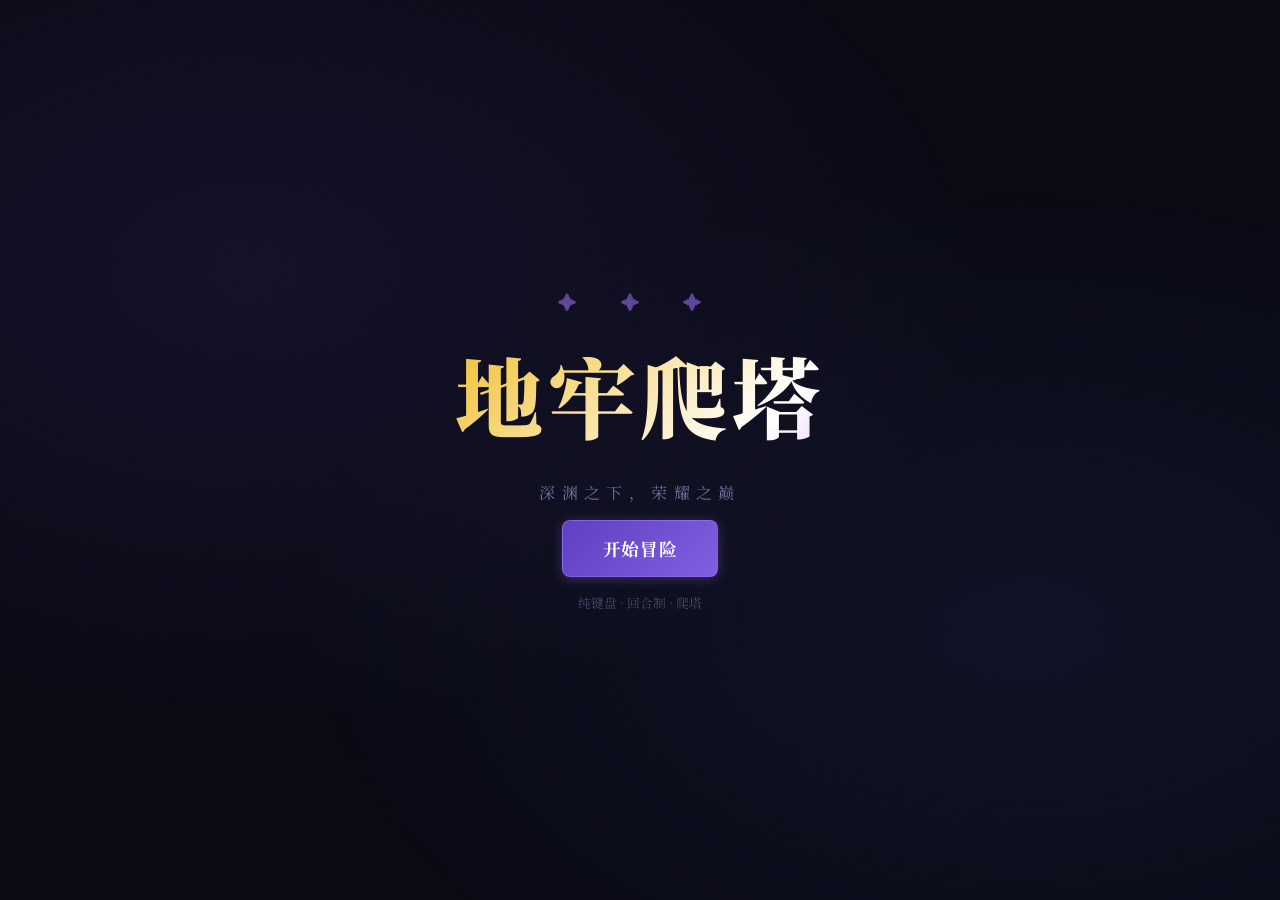
<file: web/index.html>
<!DOCTYPE html>
<html lang="zh-CN">
<head>
  <meta charset="UTF-8">
  <meta name="viewport" content="width=device-width, initial-scale=1.0">
  <title>地牢爬塔</title>
  <link href="https://fonts.googleapis.com/css2?family=Noto+Serif+SC:wght@400;700&family=Cinzel:wght@700;900&display=swap" rel="stylesheet">
  <link rel="stylesheet" href="style.css">
</head>
<body>

<canvas id="particle-canvas"></canvas>

<div id="app">

  <!-- ── 标题界面 ───────────────────────────────────────── -->
  <div id="screen-title" class="screen">
    <div class="title-wrap">
      <div class="title-deco">✦ ✦ ✦</div>
      <h1 class="game-title">地牢爬塔</h1>
      <p class="game-subtitle">深渊之下，荣耀之巅</p>
      <button class="btn btn-primary btn-xl glow-pulse" id="btn-start">开始冒险</button>
      <div class="title-hint">纯键盘 · 回合制 · 爬塔</div>
    </div>
  </div>

  <!-- ── 角色创建 ──────────────────────────────────────── -->
  <div id="screen-create" class="screen">
    <div class="panel create-panel">
      <h2 class="panel-title">⚔ 创建角色</h2>
      <div class="name-row">
        <label class="input-label">角色名称</label>
        <input type="text" id="char-name" class="name-input" placeholder="输入名称…" maxlength="12" autocomplete="off">
      </div>
      <div class="section-label">选择职业</div>
      <div class="class-grid" id="class-grid"></div>
      <button class="btn btn-primary btn-lg" id="btn-create-confirm" disabled>确认创建 →</button>
    </div>
  </div>

  <!-- ── 大厅界面 ──────────────────────────────────────── -->
  <div id="screen-lobby" class="screen">
    <div class="lobby-layout">
      <!-- 层数进度 -->
      <div class="floor-banner">
        <span class="floor-title-text" id="lobby-floor-title">第 1 层</span>
        <div class="floor-bar-wrap">
          <div class="floor-bar-fill" id="floor-progress-fill"></div>
        </div>
        <span class="floor-count-text" id="floor-count">1 / 20</span>
      </div>
      <!-- 角色卡片 -->
      <div class="char-card">
        <div class="char-card-top">
          <span class="char-name-big" id="lobby-char-name">勇士</span>
          <span class="char-class-badge" id="lobby-char-class">战士 Lv.1</span>
        </div>
        <div class="hp-row">
          <span class="stat-label-sm">HP</span>
          <div class="hp-bar-outer"><div class="hp-bar-inner" id="lobby-hp-bar"></div></div>
          <span class="hp-num" id="lobby-hp-text">150 / 150</span>
        </div>
        <div class="stats-chips">
          <div class="chip chip-atk">⚔ <span id="lobby-attack">25</span></div>
          <div class="chip chip-def">🛡 <span id="lobby-defense">15</span></div>
          <div class="chip chip-gold">💰 <span id="lobby-gold">0</span></div>
          <div class="chip chip-pot">🧪 <span id="lobby-potions">0</span></div>
        </div>
        <div class="equip-row" id="lobby-equip-row"></div>
      </div>
      <!-- 操作按钮 -->
      <div class="lobby-actions">
        <button class="btn btn-primary" id="btn-enter-floor">⚔ 进入本层</button>
        <button class="btn btn-secondary" id="btn-open-bag">🎒 查看背包</button>
        <button class="btn btn-danger" id="btn-quit-game">✕ 退出</button>
      </div>
    </div>
  </div>

  <!-- ── 战斗界面 ──────────────────────────────────────── -->
  <div id="screen-combat" class="screen">
    <div class="combat-layout">
      <div class="combat-floor-badge" id="combat-floor-info">第 1 层</div>

      <!-- 战斗竞技场 -->
      <div class="combat-arena">
        <!-- 玩家 -->
        <div class="combatant-zone player-zone" id="player-zone">
          <div class="combatant-entity" id="player-entity">
            <div class="entity-glow entity-glow-player"></div>
            <div class="entity-sprite" id="player-entity-icon">⚔</div>
          </div>
          <div class="combatant-name" id="player-combat-name">勇士</div>
          <div class="hp-bar-outer combat-hp"><div class="hp-bar-inner" id="combat-player-hp-bar"></div></div>
          <div class="hp-num" id="combat-player-hp-text">150 / 150</div>
          <div class="combatant-stats" id="player-combat-stats">ATK 25 · DEF 15</div>
        </div>

        <!-- VS -->
        <div class="arena-vs">
          <div class="vs-text">VS</div>
          <div class="vs-sparks"></div>
        </div>

        <!-- 怪物 -->
        <div class="combatant-zone monster-zone" id="monster-zone">
          <div class="combatant-entity" id="monster-entity">
            <div class="entity-glow entity-glow-monster"></div>
            <div class="entity-sprite" id="monster-entity-icon">👺</div>
          </div>
          <div class="combatant-name" id="monster-combat-name">史莱姆</div>
          <div class="hp-bar-outer combat-hp"><div class="hp-bar-inner" id="combat-monster-hp-bar"></div></div>
          <div class="hp-num" id="combat-monster-hp-text">30 / 30</div>
          <div class="combatant-stats" id="monster-combat-stats">ATK 8 · DEF 2</div>
        </div>
      </div>

      <!-- 战斗日志 -->
      <div class="combat-log-wrap">
        <div class="combat-log" id="combat-log"></div>
      </div>

      <!-- 行动按钮 -->
      <div class="combat-actions" id="combat-actions">
        <button class="btn btn-attack" id="btn-attack">⚔ 攻击</button>
        <button class="btn btn-defend" id="btn-defend">🛡 防御</button>
        <button class="btn btn-potion" id="btn-potion">🧪 药水 (0)</button>
      </div>
    </div>
  </div>

  <!-- ── 事件界面 ──────────────────────────────────────── -->
  <div id="screen-event" class="screen">
    <div class="event-panel" id="event-panel">
      <div class="event-icon-big" id="event-icon">📦</div>
      <h2 class="event-title" id="event-title">宝箱</h2>
      <p class="event-desc" id="event-desc">你发现了一个宝箱…</p>
      <div class="event-result" id="event-result"></div>
      <div class="event-actions" id="event-actions"></div>
    </div>
  </div>

  <!-- ── 结算界面 ──────────────────────────────────────── -->
  <div id="screen-end" class="screen">
    <div class="end-panel">
      <div class="end-icon" id="end-icon">💀</div>
      <h2 class="end-title" id="end-title">你倒在了第 3 层</h2>
      <div class="end-stats" id="end-stats"></div>
      <div class="end-log-wrap">
        <div class="end-log-title">探索记录</div>
        <div class="end-log" id="end-log"></div>
      </div>
      <button class="btn btn-primary btn-lg" id="btn-restart">再来一局</button>
    </div>
  </div>

</div><!-- #app -->

<!-- ── 背包模态框 ─────────────────────────────────────── -->
<div id="modal-bag-overlay" class="modal-overlay" style="display:none">
  <div class="modal-box" id="modal-bag">
    <div class="modal-header">
      <span class="modal-title">🎒 背包 / 装备</span>
      <button class="modal-close" id="modal-bag-close">✕</button>
    </div>
    <div class="modal-body" id="modal-bag-body"></div>
  </div>
</div>

<!-- ── 战利品模态框 ───────────────────────────────────── -->
<div id="modal-loot" class="modal-overlay" style="display:none">
  <div class="modal-box loot-box">
    <div class="modal-header">
      <span class="modal-title" id="loot-modal-title">装备掉落！</span>
    </div>
    <div class="modal-body" id="loot-modal-body"></div>
    <div class="modal-footer">
      <button class="btn btn-primary" id="btn-loot-take">✨ 拾取</button>
      <button class="btn btn-secondary" id="btn-loot-skip">放弃</button>
    </div>
  </div>
</div>

<!-- ── 商人模态框 ─────────────────────────────────────── -->
<div id="modal-merchant" class="modal-overlay" style="display:none">
  <div class="modal-box">
    <div class="modal-header">
      <span class="modal-title">🧙 神秘商人</span>
      <span class="merchant-gold-badge">💰 <span id="merchant-gold-display">0</span></span>
    </div>
    <div class="modal-body" id="merchant-body"></div>
    <div class="modal-footer">
      <button class="btn btn-secondary" id="btn-merchant-leave">离开商店</button>
    </div>
  </div>
</div>

<!-- ── 升级覆盖层 ─────────────────────────────────────── -->
<div id="overlay-levelup" style="display:none">
  <div class="levelup-content">
    <div class="levelup-label">✦ 等级提升 ✦</div>
    <div class="levelup-num" id="levelup-level">Lv. 2</div>
    <div class="levelup-sub">属性提升，血量回满！</div>
  </div>
</div>

<script src="js/audio.js"></script>
<script src="js/particles.js"></script>
<script src="js/game.js"></script>
<script src="js/ui.js"></script>
<script src="js/main.js"></script>
</body>
</html>
</file>
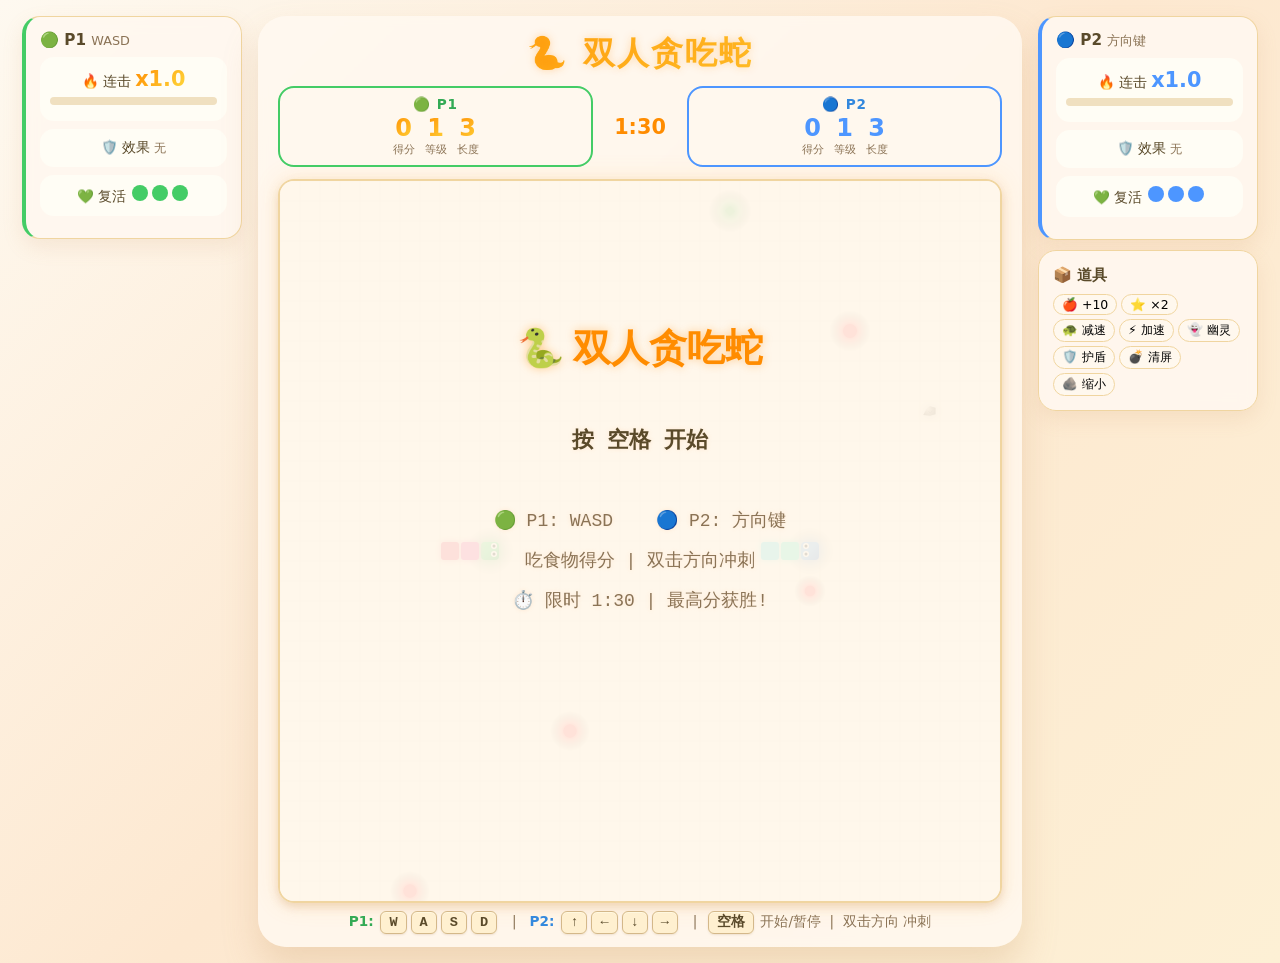
<file: games/snake-duo/index.html>
<!DOCTYPE html>
<html lang="zh-CN">
<head>
    <meta charset="UTF-8">
    <meta name="viewport" content="width=device-width, initial-scale=1.0, user-scalable=no, viewport-fit=cover">
    <title>🐍 双人贪吃蛇</title>
    <style>
        * { user-select: none; -webkit-tap-highlight-color: transparent; box-sizing: border-box; }
        body {
            margin: 0; min-height: 100vh;
            background: linear-gradient(135deg, #fef9f0 0%, #fde8d0 50%, #fdf0d5 100%);
            display: flex; justify-content: center; align-items: center;
            font-family: 'Segoe UI', 'Poppins', system-ui, monospace;
            padding: 16px;
        }
        .game-wrapper { display: flex; gap: 16px; flex-wrap: wrap; justify-content: center; align-items: flex-start; }
        .game-container {
            background: rgba(255,248,240,0.85); border-radius: 28px; padding: 16px 20px;
            backdrop-filter: blur(4px); box-shadow: 0 20px 35px rgba(200,150,100,0.25);
        }
        h1 {
            text-align: center; margin: 0 0 10px 0; font-size: 2rem;
            background: linear-gradient(135deg, #ff8c00, #ffd93d);
            -webkit-background-clip: text; background-clip: text; color: transparent;
            text-shadow: 0 0 8px rgba(255,140,0,0.3);
            animation: breatheGlow 3s ease-in-out infinite; letter-spacing: 2px;
        }
        @keyframes breatheGlow {
            0% { text-shadow: 0 0 2px #ffb347; opacity: 1; }
            50% { text-shadow: 0 0 20px #ffd93d, 0 0 5px #ff8c00; }
            100% { text-shadow: 0 0 2px #ffb347; }
        }
        .top-stats {
            display: flex; gap: 12px; justify-content: space-between; margin-bottom: 12px;
        }
        .player-panel {
            flex: 1; background: #fff8ee; border-radius: 16px; padding: 8px 14px;
            border: 2px solid transparent; text-align: center;
        }
        .player-panel.p1 { border-color: #44cc66; }
        .player-panel.p2 { border-color: #4d96ff; }
        .player-panel .pname { font-size: 0.85rem; font-weight: 700; letter-spacing: 1px; }
        .player-panel .pname.p1c { color: #33aa55; }
        .player-panel .pname.p2c { color: #3388dd; }
        .pp-stats { display: flex; gap: 10px; justify-content: center; margin-top: 2px; }
        .pp-stat { font-size: 1.1rem; }
        .pp-stat .v { font-weight: 800; font-size: 1.5rem; }
        .pp-stat .v.g { background: linear-gradient(135deg,#ff8c00,#ffd93d); -webkit-background-clip: text; background-clip: text; color: transparent; }
        .pp-stat .v.b { color: #4d96ff; }
        .pp-stat .label { font-size: 0.7rem; color: #8B7355; }
        .timer-center { font-size: 1.3rem; font-weight: 800; color: #ff8c00; display: flex; align-items: center; justify-content: center; min-width: 70px; }

        canvas {
            display: block; margin: 0 auto; border-radius: 16px;
            box-shadow: 0 0 25px rgba(255,180,80,0.2), 0 4px 10px rgba(200,150,100,0.3);
            border: 2px solid #f0d5a0; cursor: pointer;
            transition: box-shadow 0.3s ease;
        }
        canvas:hover { box-shadow: 0 0 35px rgba(255,180,80,0.35), 0 4px 15px rgba(200,150,100,0.3); }
        .control-hint {
            text-align: center; margin-top: 10px; font-size: 0.85rem; color: #8B7355;
        }
        kbd {
            background: #fff0d0; border-radius: 6px; padding: 3px 8px;
            border: 1px solid #d4b88a; font-weight: bold; color: #5a4a2a;
            margin: 0 2px; box-shadow: inset 0 1px 0 #fff8e0, 0 1px 2px rgba(150,100,50,0.15);
            font-size: 0.85rem;
        }
        .side-panel {
            width: 220px; display: flex; flex-direction: column; gap: 10px;
        }
        .panel {
            background: rgba(255,248,240,0.9); backdrop-filter: blur(8px); border-radius: 18px;
            padding: 14px; border: 1px solid #f0d5a0;
            box-shadow: 0 8px 20px rgba(200,150,100,0.15);
        }
        .panel.p1-panel { border-left: 4px solid #44cc66; }
        .panel.p2-panel { border-left: 4px solid #4d96ff; }
        .panel h3 { font-size: 0.95rem; margin: 0 0 8px 0; color: #5a4a2a; }
        .stat-card {
            background: #fffdf5; border-radius: 14px; padding: 10px; margin-bottom: 8px;
            text-align: center; color: #5a4a2a; font-size: 0.85rem;
        }
        .stat-card .value { font-size: 1.3rem; font-weight: bold; }
        .stat-card .value.g { background: linear-gradient(135deg,#ff8c00,#ffd93d); -webkit-background-clip: text; background-clip: text; color: transparent; }
        .stat-card .value.b { color: #4d96ff; }
        .combo-bar { background: #f0e0c0; border-radius: 20px; height: 8px; overflow: hidden; margin: 6px 0; }
        .combo-fill { width: 0%; height: 100%; background: linear-gradient(90deg, #ff6b6b, #ffd93d, #6bcb77); transition: width 0.2s; }
        .buff-tag {
            display: inline-block; background: #fff5e0; border-radius: 30px; padding: 2px 8px;
            margin: 2px; color: #8B6914; font-weight: 500; font-size: 0.75rem;
            border: 1px solid #f5d8a0;
        }
        .legend-items { font-size: 0.78rem; display: flex; flex-wrap: wrap; gap: 4px; }
        .legend-items span { background: #fff8ee; border-radius: 12px; padding: 2px 8px; border: 1px solid #f0d5a0; }
        .revive-dot { display: inline-block; width: 16px; height: 16px; border-radius: 50%; margin: 0 2px; }
        .revive-dot.p1c { background: #44cc66; }
        .revive-dot.p2c { background: #4d96ff; }
        .revive-dot.used { background: #ddd; }

        @media (max-width: 1100px) {
            .side-panel { width: 180px; }
            .game-wrapper { gap: 10px; }
        }
        @media (max-width: 800px) {
            .side-panel { width: 100%; order: 3; }
            .game-container { order: 2; }
        }
    </style>
</head>
<body>
<div class="game-wrapper">
    <!-- Left side: P1 -->
    <div class="side-panel">
        <div class="panel p1-panel">
            <h3>🟢 P1 <span style="font-weight:400;font-size:0.8rem;color:#8B7355;">WASD</span></h3>
            <div class="stat-card">🔥 连击 <span class="value g" id="p1Combo">x1.0</span><div class="combo-bar"><div class="combo-fill" id="p1ComboFill"></div></div></div>
            <div class="stat-card">🛡️ 效果 <span id="p1Buffs" style="font-size:0.75rem;color:#8B7355;">无</span></div>
            <div class="stat-card">💚 复活 <span id="p1Revives"></span></div>
        </div>
    </div>

    <!-- Center: Game -->
    <div class="game-container">
        <h1>🐍 双人贪吃蛇</h1>
        <div class="top-stats">
            <div class="player-panel p1">
                <div class="pname p1c">🟢 P1</div>
                <div class="pp-stats">
                    <div class="pp-stat"><div class="v g" id="p1Score">0</div><div class="label">得分</div></div>
                    <div class="pp-stat"><div class="v g" id="p1Level">1</div><div class="label">等级</div></div>
                    <div class="pp-stat"><div class="v g" id="p1Length">3</div><div class="label">长度</div></div>
                </div>
            </div>
            <div class="timer-center" id="timerDisplay">1:30</div>
            <div class="player-panel p2">
                <div class="pname p2c">🔵 P2</div>
                <div class="pp-stats">
                    <div class="pp-stat"><div class="v b" id="p2Score">0</div><div class="label">得分</div></div>
                    <div class="pp-stat"><div class="v b" id="p2Level">1</div><div class="label">等级</div></div>
                    <div class="pp-stat"><div class="v b" id="p2Length">3</div><div class="label">长度</div></div>
                </div>
            </div>
        </div>
        <canvas id="gameCanvas" width="720" height="720"></canvas>
        <div class="control-hint">
            <span style="color:#33aa55;font-weight:bold;">P1: <kbd>W</kbd><kbd>A</kbd><kbd>S</kbd><kbd>D</kbd></span>
            &nbsp;&nbsp;|&nbsp;&nbsp;
            <span style="color:#3388dd;font-weight:bold;">P2: <kbd>↑</kbd><kbd>←</kbd><kbd>↓</kbd><kbd>→</kbd></span>
            &nbsp;&nbsp;|&nbsp;
            <kbd>空格</kbd> 开始/暂停 &nbsp;|&nbsp; 双击方向 冲刺
        </div>
    </div>

    <!-- Right side: P2 -->
    <div class="side-panel">
        <div class="panel p2-panel">
            <h3>🔵 P2 <span style="font-weight:400;font-size:0.8rem;color:#8B7355;">方向键</span></h3>
            <div class="stat-card">🔥 连击 <span class="value b" id="p2Combo">x1.0</span><div class="combo-bar"><div class="combo-fill" id="p2ComboFill"></div></div></div>
            <div class="stat-card">🛡️ 效果 <span id="p2Buffs" style="font-size:0.75rem;color:#8B7355;">无</span></div>
            <div class="stat-card">💚 复活 <span id="p2Revives"></span></div>
        </div>
        <div class="panel">
            <h3>📦 道具</h3>
            <div class="legend-items">
                <span>🍎 +10</span><span>⭐ ×2</span><span>🐢 减速</span>
                <span>⚡ 加速</span><span>👻 幽灵</span><span>🛡️ 护盾</span>
                <span>💣 清屏</span><span>🪨 缩小</span>
            </div>
        </div>
    </div>
</div>

<script>
(function(){
    const CELL = 20, GRID = 36;
    const SPEED_BASE = 130, SPEED_MIN = 55;
    const LEVEL_SCORE = 50;
    const GAME_DURATION = 90000;
    const MAX_ITEMS = 25;
    const COMBO_TIMEOUT = 3000;
    const REVIVE_DELAY = 2000;
    const DASH_WINDOW = 250, DASH_DURATION = 200, DASH_FACTOR = 0.4;
    const STORM_INTERVAL = 25000, STORM_DURATION = 3000, STORM_SPAWN_INTERVAL = 200, STORM_TOTAL_ITEMS = 18;

    const ITEM_TYPES = [
        {type:'FOOD', chance:0.65, shape:'circle', color:'#ff4757', points:10, effect:null, duration:0},
        {type:'DOUBLES', chance:0.10, shape:'star', color:'#ffd93d', points:20, effect:'double', duration:5000},
        {type:'SLOW', chance:0.08, shape:'diamond', color:'#6bcb77', points:15, effect:'slow', duration:6000},
        {type:'FAST', chance:0.07, shape:'triangle', color:'#4d96ff', points:15, effect:'speed', duration:5000},
        {type:'GHOST', chance:0.05, shape:'hexagon', color:'#ff6b9d', points:15, effect:'ghost', duration:5000},
        {type:'SHIELD', chance:0.03, shape:'shield', color:'#c084fc', points:20, effect:'shield', duration:8000},
        {type:'BOMB', chance:0.02, shape:'bomb', color:'#ff8c00', points:25, effect:'bomb', duration:3000},
    ];

    const canvas = document.getElementById('gameCanvas');
    const ctx = canvas.getContext('2d');
    // P1 DOM
    const p1Score = document.getElementById('p1Score');
    const p1Level = document.getElementById('p1Level');
    const p1Length = document.getElementById('p1Length');
    const p1Combo = document.getElementById('p1Combo');
    const p1ComboFill = document.getElementById('p1ComboFill');
    const p1Buffs = document.getElementById('p1Buffs');
    const p1Revives = document.getElementById('p1Revives');
    // P2 DOM
    const p2Score = document.getElementById('p2Score');
    const p2Level = document.getElementById('p2Level');
    const p2Length = document.getElementById('p2Length');
    const p2Combo = document.getElementById('p2Combo');
    const p2ComboFill = document.getElementById('p2ComboFill');
    const p2Buffs = document.getElementById('p2Buffs');
    const p2Revives = document.getElementById('p2Revives');
    // Shared DOM
    const timerSpan = document.getElementById('timerDisplay');

    // ---------- Player state factory ----------
    function createPlayer(id, startX, startDir) {
        return {
            id,
            snake: [{x:startX,y:18},{x:startX-1,y:18},{x:startX-2,y:18}],
            direction: {...startDir},
            nextDirection: {...startDir},
            score: 0,
            level: 1,
            revives: 3,
            combo: 0,
            comboTimeoutId: null,
            comboBurstNext: 5,
            alive: true,
            // buffs
            doubleTimer:0, slowTimer:0, speedTimer:0, ghostTimer:0, shieldTimer:0, bombTimer:0,
            dashActive:false, dashEndTime:0,
            lastKeyTime:0, lastKeyDir:null,
            // revive data
            deathSnakeLength:0,
            deathDirection:{x:1,y:0},
        };
    }

    let p1 = createPlayer(1, 10, {x:1,y:0});
    let p2 = createPlayer(2, 26, {x:-1,y:0});

    let items = [];
    let obstacles = [];
    let particles = [];
    let floatingTexts = [];
    let levelUpFlash = 0;
    let screenShake = 0;
    let gameState = 'waiting'; // waiting, playing, paused, over
    let reviveState = null; // {player:id, countdown:sec, intervalId}
    let gameTimer = GAME_DURATION;
    let moveIntervalId = null;
    let stormActive = false, stormEndTime = 0, stormSpawnInterval = null, stormTimer = STORM_INTERVAL;
    let audioCtx = null;

    // ---------- Audio ----------
    function initAudio() { if(!audioCtx) audioCtx = new (window.AudioContext||window.webkitAudioContext)(); }
    function playEatSound(){
        if(!audioCtx) initAudio();
        if(audioCtx.state === 'suspended') audioCtx.resume();
        const now = audioCtx.currentTime;
        const osc = audioCtx.createOscillator(), gain = audioCtx.createGain();
        osc.connect(gain); gain.connect(audioCtx.destination);
        osc.type = 'square'; osc.frequency.value = 600; gain.gain.value = 0.08;
        osc.start(); gain.gain.exponentialRampToValueAtTime(0.0001, now+0.08);
        osc.stop(now+0.08);
        setTimeout(()=>{
            const osc2 = audioCtx.createOscillator(), gain2 = audioCtx.createGain();
            osc2.connect(gain2); gain2.connect(audioCtx.destination);
            osc2.frequency.value = 900; gain2.gain.value = 0.06;
            osc2.start(); gain2.gain.exponentialRampToValueAtTime(0.0001, now+0.12);
            osc2.stop(now+0.12);
        },40);
    }

    // ---------- Helpers ----------
    function getBaseInterval() { return Math.max(SPEED_MIN, SPEED_BASE - (p1.level-1)*5); }
    function getMoveIntervalFor(p) {
        let i = getBaseInterval();
        if(p.dashActive && Date.now() < p.dashEndTime) i *= DASH_FACTOR;
        if(p.bombTimer > 0) i *= 0.5;
        if(p.speedTimer > 0) i *= 0.6;
        if(p.slowTimer > 0) i *= 1.6;
        return Math.max(30, Math.min(250, i));
    }

    let p1Interval = getMoveIntervalFor(p1);
    let p2Interval = getMoveIntervalFor(p2);

    function refreshMoveInterval() {
        if(moveIntervalId) clearInterval(moveIntervalId);
        if(gameState === 'playing') {
            let tick = 50; // fixed tick, each move processes both players
            moveIntervalId = setInterval(gameTick, tick);
        }
    }

    // ---------- Effects ----------
    function addExplosion(px,py,color,count=20,opts={}){
        for(let i=0;i<count;i++){
            const angle=Math.random()*Math.PI*2, speed=1.5+Math.random()*5;
            particles.push({
                x:px, y:py, vx:Math.cos(angle)*speed, vy:Math.sin(angle)*speed,
                life:0.6+Math.random()*0.4, decay:0.015+Math.random()*0.02,
                size:2+Math.random()*(opts.big?5:3),
                color: opts.colors?opts.colors[Math.floor(Math.random()*opts.colors.length)]:color,
                shape:opts.shapes?opts.shapes[Math.floor(Math.random()*opts.shapes.length)]:'circle',
                rot:Math.random()*Math.PI*2
            });
        }
    }
    function addFloatingText(x,y,text,color='#ffd93d'){
        floatingTexts.push({x,y,text,life:1,vy:-2,color});
    }

    // ---------- Items ----------
    function spawnSingleItem(){
        for(let t=0;t<80;t++){
            let x=Math.floor(Math.random()*GRID), y=Math.floor(Math.random()*GRID);
            let occ = [...p1.snake, ...p2.snake, ...items.map(i=>({x:i.x,y:i.y})), ...obstacles].some(o=>o.x===x && o.y===y);
            if(!occ){
                let rand=Math.random(), acc=0, chosen=ITEM_TYPES[0];
                for(let t of ITEM_TYPES){ acc+=t.chance; if(rand<acc){ chosen=t; break; } }
                items.push({x,y,typeObj:chosen,spawnTime:Date.now()});
                return true;
            }
        }
        return false;
    }
    function spawnFood(count){
        for(let i=0;i<count && items.length<MAX_ITEMS;i++) spawnSingleItem();
    }

    function generateObstacles(levelNum){
        if(levelNum<1) return;
        let count = Math.min(3, 1+Math.floor(levelNum/2));
        for(let i=0;i<count;i++){
            for(let t=0;t<60;t++){
                let x=Math.floor(Math.random()*GRID), y=Math.floor(Math.random()*GRID);
                let headOk=[...p1.snake,...p2.snake].every(s=>Math.abs(s.x-x)+Math.abs(s.y-y)>=4);
                let occ = [...p1.snake,...p2.snake,...items,...obstacles].some(o=>o.x===x && o.y===y);
                if(!occ && headOk) { obstacles.push({x,y}); break; }
            }
        }
    }

    // ---------- Per-player apply item ----------
    function applyItem(player, item){
        let multiplier = 1 + Math.floor(player.combo/3)*0.5;
        let bonus = player.doubleTimer>0?2:1;
        let gain = Math.floor(item.typeObj.points * multiplier * bonus);
        player.score += gain;
        if(player.comboTimeoutId) clearTimeout(player.comboTimeoutId);
        player.combo++;
        player.comboTimeoutId = setTimeout(()=>{ player.combo=0; updateUI(); }, COMBO_TIMEOUT);
        // combo burst
        if(player.combo >= player.comboBurstNext) {
            player.comboBurstNext += 5;
            let burstTotal = 0;
            items.filter(i=>i!==item).forEach(i=>{
                burstTotal += Math.floor(i.typeObj.points * multiplier * (player.doubleTimer>0?2:1));
                addExplosion(i.x*CELL+CELL/2,i.y*CELL+CELL/2,i.typeObj.color,12,{ring:false,colors:[i.typeObj.color,'#fff']});
            });
            player.score += burstTotal;
            addFloatingText(canvas.width/2-40,canvas.height/2-40,`💥 BURST! +${burstTotal}`,'#ffd93d');
            addExplosion(canvas.width/2,canvas.height/2,'#ffd93d',30,{big:true,colors:['#ffd93d','#fff','#ff8c00']});
            items = items.filter(i=>i===item);
            spawnFood(2);
        }
        const cx=item.x*CELL+CELL/2, cy=item.y*CELL+CELL/2;
        addExplosion(cx,cy,item.typeObj.color,20,{big:true,ring:true});
        addFloatingText(item.x*CELL,item.y*CELL,`+${gain}`,item.typeObj.color);
        playEatSound();
        if(item.typeObj.effect === 'double') player.doubleTimer = item.typeObj.duration;
        else if(item.typeObj.effect === 'slow') player.slowTimer = item.typeObj.duration;
        else if(item.typeObj.effect === 'speed') player.speedTimer = item.typeObj.duration;
        else if(item.typeObj.effect === 'ghost') player.ghostTimer = item.typeObj.duration;
        else if(item.typeObj.effect === 'shield') player.shieldTimer = item.typeObj.duration;
        else if(item.typeObj.effect === 'bomb') {
            player.bombTimer = item.typeObj.duration;
            let cleared = obstacles.length;
            if(cleared>0) { player.score += cleared*5; addFloatingText(cx,cy-10,`💥 CLEARED +${cleared*5}!`,'#ff8c00'); }
            obstacles = [];
            addExplosion(cx,cy,'#ff4400',40,{big:true,colors:['#ff4400','#ff8800','#ffcc00','#fff']});
        }
        items = items.filter(i=>i!==item);
        checkLevelUp(player);
        if(items.length<2) spawnFood(2);
        updateUI();
    }

    function checkLevelUp(player){
        let newLevel = Math.floor(player.score/LEVEL_SCORE)+1;
        if(newLevel > player.level){
            let diff = newLevel - player.level;
            for(let i=0;i<diff;i++){
                player.level++;
                addExplosion(player.snake[0].x*CELL+CELL/2, player.snake[0].y*CELL+CELL/2, '#aaffaa', 30, {big:true,colors:['#00ff88','#88ffbb','#aaffaa','#fff']});
                addFloatingText(player.snake[0].x*CELL, player.snake[0].y*CELL-10, `⬆ LEVEL ${player.level}!`, '#00ff88');
                generateObstacles(player.level);
                spawnFood(2);
            }
            updateUI();
        }
    }

    // ---------- Rock hit (shrink) ----------
    function hitRock(player, x, y){
        obstacles = obstacles.filter(o=>!(o.x===x && o.y===y));
        let shrink = Math.min(2, player.snake.length-3);
        if(shrink<=0 || player.snake.length<=3) { killPlayer(player); return; }
        for(let i=0;i<shrink;i++) player.snake.pop();
        screenShake=8;
        addExplosion(x*CELL+CELL/2,y*CELL+CELL/2,'#7a6a5a',20,{big:true,colors:['#7a6a5a','#b0a090','#fff']});
        addFloatingText(x*CELL,y*CELL-10,`💥 缩小-${shrink}!`,'#b0a090');
        playEatSound();
        updateUI();
    }

    // ---------- Kill / Revive ----------
    function killPlayer(player){
        if(player.revives>0 && gameState==='playing' && !reviveState) {
            player.revives--;
            player.deathSnakeLength = player.snake.length;
            player.deathDirection = {...player.direction};
            player.snake = [];
            player.alive = false;
            player.doubleTimer=player.slowTimer=player.speedTimer=player.ghostTimer=player.shieldTimer=player.bombTimer=0;
            reviveState = {player:player.id, countdown:REVIVE_DELAY/1000};
            // check if both dead
            if(!p1.alive && !p2.alive) { gameOver(); return; }
            updateUI();
            return;
        }
        // permanently dead
        player.snake = [];
        player.alive = false;
        addExplosion(canvas.width/2,canvas.height/2,'#ff4444',30,{colors:['#ff4444','#ff8888']});
        if(!p1.alive && !p2.alive) gameOver();
        updateUI();
    }

    function doRevive(player){
        reviveState = null;
        player.snake = [{x:Math.floor(GRID/2), y:Math.floor(GRID/2)}];
        for(let i=1; i<player.deathSnakeLength; i++) player.snake.push({x:Math.floor(GRID/2)-i, y:Math.floor(GRID/2)});
        player.direction = player.deathDirection || {x:1,y:0};
        player.nextDirection = {...player.direction};
        player.ghostTimer = 3000;
        player.alive = true;
        obstacles = [];
        addFloatingText(canvas.width/2,canvas.height/2,'复活成功！');
        updateUI();
    }

    // ---------- Game tick ----------
    let p1Accum = 0, p2Accum = 0;

    function gameTick(){
        if(gameState !== 'playing') return;

        // Timer
        gameTimer -= 50;
        if(gameTimer <= 0) { gameTimer = 0; gameOver(); return; }

        // Revive timer
        if(reviveState) {
            reviveState.countdown -= 0.05;
            if(reviveState.countdown <= 0) {
                doRevive(reviveState.player === 1 ? p1 : p2);
            }
        }

        // Process movement with accumulation
        p1Interval = getMoveIntervalFor(p1);
        p2Interval = getMoveIntervalFor(p2);
        p1Accum += 50;
        p2Accum += 50;

        let movedP1 = false, movedP2 = false;
        if(p1Accum >= p1Interval && p1.alive) { p1Accum = 0; moveSnake(p1); movedP1 = true; }
        if(p2Accum >= p2Interval && p2.alive) { p2Accum = 0; moveSnake(p2); movedP2 = true; }

        // Update buffs
        [p1,p2].forEach(p => {
            if(p.doubleTimer>0) p.doubleTimer = Math.max(0, p.doubleTimer-50);
            if(p.slowTimer>0) p.slowTimer = Math.max(0, p.slowTimer-50);
            if(p.speedTimer>0) p.speedTimer = Math.max(0, p.speedTimer-50);
            if(p.ghostTimer>0) p.ghostTimer = Math.max(0, p.ghostTimer-50);
            if(p.shieldTimer>0) p.shieldTimer = Math.max(0, p.shieldTimer-50);
            if(p.bombTimer>0) p.bombTimer = Math.max(0, p.bombTimer-50);
        });

        // Storm
        if(!stormActive && stormTimer<=0) { startStorm(); stormTimer=STORM_INTERVAL; }
        else stormTimer -= 50;

        updateUI();
    }

    function moveSnake(player){
        const other = player===p1 ? p2 : p1;
        player.direction = {...player.nextDirection};
        let head = {x:player.snake[0].x+player.direction.x, y:player.snake[0].y+player.direction.y};
        if(head.x<0) head.x=GRID-1; if(head.x>=GRID) head.x=0;
        if(head.y<0) head.y=GRID-1; if(head.y>=GRID) head.y=0;

        // Check item
        let ateItem = items.find(i=>i.x===head.x && i.y===head.y);
        if(ateItem) {
            applyItem(player, ateItem);
            player.snake.unshift(head);
        } else {
            player.snake.unshift(head);
            player.snake.pop();
        }

        // Check collisions
        // Rock
        let hitObs = obstacles.some(o=>o.x===player.snake[0].x && o.y===player.snake[0].y);
        if(hitObs) {
            if(player.ghostTimer>0) { /* pass */ }
            else if(player.shieldTimer>0) {
                player.shieldTimer=0;
                obstacles = obstacles.filter(o=>!(o.x===player.snake[0].x && o.y===player.snake[0].y));
                player.score += 3;
                addFloatingText(player.snake[0].x*CELL, player.snake[0].y*CELL-10,'🛡️ SMASH +3!','#c084fc');
                updateUI();
            }
            else { hitRock(player, player.snake[0].x, player.snake[0].y); return; }
        }

        // Self-collide
        let selfHit = player.snake.slice(1).some(s=>s.x===player.snake[0].x && s.y===player.snake[0].y);
        if(selfHit) {
            if(player.ghostTimer>0) { /* pass */ }
            else { killPlayer(player); return; }
        }

        // Other snake body
        let otherHit = other.snake.some(s=>s.x===player.snake[0].x && s.y===player.snake[0].y);
        if(otherHit) {
            if(player.ghostTimer>0) { /* pass */ }
            else { killPlayer(player); return; }
        }
    }

    // ---------- Storm ----------
    function startStorm(){
        if(stormActive) return;
        stormActive=true;
        stormEndTime = Date.now()+STORM_DURATION;
        addExplosion(canvas.width/2,canvas.height/2,'#00ff88',30,{big:true,colors:['#00ff88','#00ccff','#fff']});
        let spawned=0;
        stormSpawnInterval = setInterval(()=>{
            if(!stormActive || gameState==='paused') return;
            if(spawned>=STORM_TOTAL_ITEMS || Date.now()>=stormEndTime){
                clearInterval(stormSpawnInterval);
                stormActive=false;
                stormTimer = STORM_INTERVAL;
                return;
            }
            spawnSingleItem();
            spawned++;
        }, STORM_SPAWN_INTERVAL);
    }

    // ---------- Game over ----------
    function gameOver(){
        gameState = 'over';
        if(moveIntervalId) clearInterval(moveIntervalId);
        if(stormSpawnInterval) clearInterval(stormSpawnInterval);
        addExplosion(canvas.width/2,canvas.height/2,'#ff6666',40,{big:true,colors:['#ff4444','#ff8888','#ffcccc','#fff']});
        updateUI();
    }

    function checkWinner(){
        if(p1.score > p2.score) return 1;
        if(p2.score > p1.score) return 2;
        return 0; // draw
    }

    // ---------- Reset ----------
    function resetGame(){
        if(moveIntervalId) clearInterval(moveIntervalId);
        if(stormSpawnInterval) clearInterval(stormSpawnInterval);
        if(reviveState?.intervalId) clearInterval(reviveState.intervalId);
        stormActive=false; reviveState=null;
        gameState = 'waiting';
        gameTimer = GAME_DURATION;
        p1 = createPlayer(1, 10, {x:1,y:0});
        p2 = createPlayer(2, 26, {x:-1,y:0});
        obstacles=[]; items=[]; particles=[]; floatingTexts=[]; screenShake=0; levelUpFlash=0;
        stormTimer = STORM_INTERVAL;
        p1Accum=0; p2Accum=0;
        spawnFood(5);
        generateObstacles(1);
        updateUI();
    }

    // ---------- Draw ----------
    function draw(){
        const t = Date.now();
        ctx.clearRect(0,0,720,720);
        ctx.fillStyle='#fff8ee'; ctx.fillRect(0,0,720,720);

        // Storm overlay
        if(stormActive) {
            ctx.fillStyle=`rgba(255,200,80,${0.06+0.04*Math.sin(t*0.02)})`;
            ctx.fillRect(0,0,720,720);
            for(let i=0;i<8;i++){
                ctx.fillStyle=`rgba(255,200,100,${0.1+0.1*Math.random()})`;
                ctx.fillRect(Math.random()*720,Math.random()*720,2,12+Math.random()*20);
            }
        }

        // Grid
        ctx.beginPath(); ctx.strokeStyle='rgba(200,170,130,0.35)'; ctx.lineWidth=0.5;
        for(let i=0;i<=GRID;i++){ ctx.moveTo(i*CELL,0); ctx.lineTo(i*CELL,720); ctx.moveTo(0,i*CELL); ctx.lineTo(720,i*CELL); }
        ctx.stroke();

        // Rocks
        obstacles.forEach(o=>{
            const cx=o.x*CELL+CELL/2, cy=o.y*CELL+CELL/2, r=CELL/2-2;
            const seed = o.x*7.3+o.y*3.1;
            ctx.save();
            ctx.shadowBlur=10; ctx.shadowColor='rgba(80,60,40,0.4)';
            const grad = ctx.createRadialGradient(cx-r*0.3,cy-r*0.3,1,cx,cy,r+2);
            grad.addColorStop(0,'#d0c0b0'); grad.addColorStop(0.5,'#948474'); grad.addColorStop(1,'#5a4a3a');
            ctx.fillStyle=grad;
            ctx.beginPath();
            for(let i=0;i<6;i++){
                const a=i/6*Math.PI*2-Math.PI/2, vr=0.75+0.25*Math.sin(i*2.7+seed);
                const px=cx+Math.cos(a)*r*vr, py=cy+Math.sin(a)*r*vr;
                i===0?ctx.moveTo(px,py):ctx.lineTo(px,py);
            }
            ctx.closePath(); ctx.fill();
            ctx.shadowBlur=0;
            ctx.fillStyle='rgba(230,220,210,0.2)';
            ctx.beginPath(); ctx.ellipse(cx-r*0.25,cy-r*0.3,r*0.35,r*0.18,-0.4,0,Math.PI*2); ctx.fill();
            ctx.strokeStyle='rgba(50,35,25,0.25)'; ctx.lineWidth=1;
            ctx.beginPath(); ctx.moveTo(cx-r*0.2,cy+r*0.05); ctx.lineTo(cx+r*0.05,cy+r*0.25); ctx.lineTo(cx+r*0.3,cy-r*0.05); ctx.stroke();
            ctx.restore();
        });

        // Items
        items.forEach(i=>{
            const cx=i.x*CELL+CELL/2, cy=i.y*CELL+CELL/2, pulse=1+0.2*Math.sin(t*0.005+i.x+i.y);
            ctx.save(); ctx.translate(cx,cy);
            const glow = ctx.createRadialGradient(0,0,2,0,0,CELL*0.9*pulse);
            glow.addColorStop(0,i.typeObj.color); glow.addColorStop(0.4,i.typeObj.color+'66'); glow.addColorStop(1,'transparent');
            ctx.fillStyle=glow; ctx.beginPath(); ctx.arc(0,0,CELL*0.9*pulse,0,Math.PI*2); ctx.fill();
            ctx.rotate(t*0.003); const s=CELL*0.3*pulse;
            ctx.shadowBlur=12; ctx.shadowColor=i.typeObj.color; ctx.fillStyle=i.typeObj.color;
            if(i.typeObj.type==='FOOD'){ ctx.beginPath(); ctx.arc(0,0,s,0,Math.PI*2); ctx.fill(); }
            else if(i.typeObj.type==='DOUBLES'){ for(let j=0;j<5;j++){ let a=-Math.PI/2+j*2*Math.PI/5; ctx.beginPath(); ctx.moveTo(Math.cos(a)*s,Math.sin(a)*s); a+=2*Math.PI/5; ctx.lineTo(Math.cos(a)*s*0.4,Math.sin(a)*s*0.4); ctx.closePath(); ctx.fill(); } }
            else if(i.typeObj.type==='SLOW'){ ctx.save(); ctx.rotate(Math.PI/4); ctx.fillRect(-s*0.5,-s*0.5,s,s); ctx.restore(); }
            else if(i.typeObj.type==='FAST'){ ctx.beginPath(); ctx.moveTo(-s,-s); ctx.lineTo(s,0); ctx.lineTo(-s,s); ctx.closePath(); ctx.fill(); }
            else if(i.typeObj.type==='GHOST'){ ctx.beginPath(); for(let j=0;j<6;j++){ let a=j*Math.PI/3-Math.PI/6; ctx.lineTo(Math.cos(a)*s,Math.sin(a)*s); } ctx.closePath(); ctx.fill(); }
            else if(i.typeObj.type==='SHIELD'){ ctx.beginPath(); ctx.arc(0,0,s,0.8,Math.PI-0.8); ctx.lineTo(0,s*1.4); ctx.closePath(); ctx.fill(); }
            else if(i.typeObj.type==='BOMB'){ ctx.shadowBlur=20; ctx.shadowColor='#ff4400'; ctx.font='bold 26px monospace'; ctx.textAlign='center'; ctx.textBaseline='middle'; ctx.fillText('💣',0,2); ctx.shadowBlur=0; }
            ctx.restore();
        });

        // Snakes
        function drawSnake(player, color1, color2, isP1){
            if(!player.alive && player.snake.length===0) return;
            const hueShift = isP1 ? 0 : 200;
            player.snake.forEach((seg,idx)=>{
                const x=seg.x*CELL, y=seg.y*CELL, isHead=idx===0;
                ctx.save();
                if(isHead){
                    const hg = ctx.createRadialGradient(x+CELL/2,y+CELL/2,2,x+CELL/2,y+CELL/2,CELL*1.2);
                    hg.addColorStop(0,`rgba(${isP1?'0,220,100':'50,140,255'},0.3)`);
                    hg.addColorStop(1,'transparent');
                    ctx.fillStyle=hg; ctx.beginPath(); ctx.arc(x+CELL/2,y+CELL/2,CELL*1.2,0,Math.PI*2); ctx.fill();
                }
                let fillStyle;
                if(isHead) {
                    const g=ctx.createLinearGradient(x,y,x+CELL,y+CELL);
                    g.addColorStop(0,color1); g.addColorStop(0.5,isP1?'#44dd77':'#55aaff'); g.addColorStop(1,color2);
                    fillStyle=g;
                } else {
                    const hue = (t*0.08+idx*18+hueShift)%360;
                    fillStyle=`hsl(${hue},85%,60%)`;
                }
                ctx.shadowBlur=isHead?10:6;
                ctx.shadowColor=isHead?(isP1?'rgba(50,180,80,0.5)':'rgba(50,140,255,0.5)'):`hsla(${(t*0.08+idx*18+hueShift)%360},85%,60%,0.6)`;
                ctx.fillStyle=fillStyle;
                const pad=1;
                ctx.beginPath();
                if(isHead){
                    const r=4; ctx.moveTo(x+CELL-pad,y+pad+r); ctx.quadraticCurveTo(x+CELL-pad,y+pad,x+CELL-pad-r,y+pad);
                    ctx.lineTo(x+pad+r,y+pad); ctx.quadraticCurveTo(x+pad,y+pad,x+pad,y+pad+r);
                    ctx.lineTo(x+pad,y+CELL-pad-r); ctx.quadraticCurveTo(x+pad,y+CELL-pad,x+pad+r,y+CELL-pad);
                    ctx.lineTo(x+CELL-pad-r,y+CELL-pad); ctx.quadraticCurveTo(x+CELL-pad,y+CELL-pad,x+CELL-pad,y+CELL-pad-r);
                    ctx.closePath(); ctx.fill();
                } else {
                    const r=3; ctx.moveTo(x+CELL-pad,y+pad+r); ctx.quadraticCurveTo(x+CELL-pad,y+pad,x+CELL-pad-r,y+pad);
                    ctx.lineTo(x+pad+r,y+pad); ctx.quadraticCurveTo(x+pad,y+pad,x+pad,y+pad+r);
                    ctx.lineTo(x+pad,y+CELL-pad-r); ctx.quadraticCurveTo(x+pad,y+CELL-pad,x+pad+r,y+CELL-pad);
                    ctx.lineTo(x+CELL-pad-r,y+CELL-pad); ctx.quadraticCurveTo(x+CELL-pad,y+CELL-pad,x+CELL-pad,y+CELL-pad-r);
                    ctx.closePath(); ctx.fill();
                }
                // Eyes
                if(isHead){
                    ctx.shadowBlur=0;
                    const d=player.direction;
                    let ex1,ey1,ex2,ey2;
                    if(d.x===1){ ex1=CELL*0.7;ey1=CELL*0.25;ex2=CELL*0.7;ey2=CELL*0.65; }
                    else if(d.x===-1){ ex1=CELL*0.3;ey1=CELL*0.25;ex2=CELL*0.3;ey2=CELL*0.65; }
                    else if(d.y===-1){ ex1=CELL*0.25;ey1=CELL*0.3;ex2=CELL*0.65;ey2=CELL*0.3; }
                    else { ex1=CELL*0.25;ey1=CELL*0.7;ex2=CELL*0.65;ey2=CELL*0.7; }
                    ctx.fillStyle='#fff'; ctx.beginPath(); ctx.arc(x+ex1,y+ey1,3,0,Math.PI*2); ctx.fill();
                    ctx.beginPath(); ctx.arc(x+ex2,y+ey2,3,0,Math.PI*2); ctx.fill();
                    ctx.fillStyle='#111'; ctx.beginPath(); ctx.arc(x+ex1,y+ey1,1.5,0,Math.PI*2); ctx.fill();
                    ctx.beginPath(); ctx.arc(x+ex2,y+ey2,1.5,0,Math.PI*2); ctx.fill();
                }
                ctx.restore();
            });
        }
        drawSnake(p1, '#66ee88', '#33aa55', true);
        drawSnake(p2, '#66aaff', '#3377dd', false);

        // Floating texts
        floatingTexts = floatingTexts.filter(ft=>{
            ctx.save();
            ctx.font='bold 20px "Segoe UI"'; ctx.shadowBlur=6; ctx.shadowColor=ft.color;
            ctx.fillStyle=ft.color; ctx.globalAlpha=ft.life;
            ctx.textAlign='center'; ctx.fillText(ft.text,ft.x+CELL/2,ft.y);
            ft.life-=0.025; ft.y+=ft.vy;
            ctx.restore();
            return ft.life>0;
        });

        // Particles
        particles = particles.filter(p=>{
            ctx.globalAlpha=p.life; ctx.fillStyle=p.color;
            ctx.shadowBlur=8; ctx.shadowColor=p.color;
            if(p.shape==='circle'){ ctx.beginPath(); ctx.arc(p.x,p.y,p.size,0,Math.PI*2); ctx.fill(); }
            else if(p.shape==='star'){
                ctx.save(); ctx.translate(p.x,p.y); ctx.rotate(p.rot||0);
                for(let j=0;j<5;j++){ let a=-Math.PI/2+j*2*Math.PI/5; ctx.beginPath(); ctx.moveTo(Math.cos(a)*p.size,Math.sin(a)*p.size); a+=2*Math.PI/5; ctx.lineTo(Math.cos(a)*p.size*0.4,Math.sin(a)*p.size*0.4); ctx.closePath(); ctx.fill(); }
                ctx.restore();
            } else ctx.fillRect(p.x-p.size/2,p.y-p.size/2,p.size,p.size);
            p.life-=p.decay; p.x+=p.vx; p.y+=p.vy; if(p.shape==='star') p.rot=(p.rot||0)+0.1;
            return p.life>0;
        });
        ctx.globalAlpha=1; ctx.shadowBlur=0;

        // Level-up flash
        if(levelUpFlash>0){ ctx.fillStyle=`rgba(255,220,100,${levelUpFlash/240*0.25})`; ctx.fillRect(0,0,720,720); levelUpFlash--; }

        // Screen shake
        const didShake = screenShake>0;
        if(didShake){ ctx.save(); ctx.translate((Math.random()-0.5)*screenShake*0.5,(Math.random()-0.5)*screenShake); screenShake*=0.9; if(screenShake<0.3) screenShake=0; }

        // Overlays
        if(gameState==='waiting'){
            ctx.fillStyle='rgba(255,248,235,0.88)'; ctx.fillRect(0,0,720,720);
            ctx.textAlign='center'; ctx.textBaseline='middle';
            ctx.shadowBlur=10; ctx.shadowColor='rgba(255,140,0,0.4)';
            ctx.fillStyle='#ff8c00'; ctx.font='bold 38px "Segoe UI"';
            ctx.fillText('🐍 双人贪吃蛇',360,170);
            ctx.shadowBlur=4; ctx.shadowColor='rgba(255,200,150,0.3)';
            ctx.fillStyle='#5a4a2a'; ctx.font='bold 22px monospace';
            ctx.fillText('按 空格 开始',360,260);
            ctx.font='18px monospace'; ctx.fillStyle='#8B7355';
            ctx.fillText('🟢 P1: WASD    🔵 P2: 方向键',360,340);
            ctx.fillText('吃食物得分 | 双击方向冲刺',360,380);
            ctx.fillText('⏱️ 限时 1:30 | 最高分获胜!',360,420);
        }
        if(gameState==='paused'){
            ctx.fillStyle='rgba(255,248,235,0.82)'; ctx.fillRect(0,0,720,720);
            ctx.textAlign='center'; ctx.textBaseline='middle';
            ctx.shadowBlur=8; ctx.shadowColor='rgba(255,140,0,0.3)';
            ctx.fillStyle='#ff8c00'; ctx.font='bold 40px monospace';
            ctx.fillText('⏸ 暂停',360,340);
            ctx.shadowBlur=0; ctx.fillStyle='#8B7355'; ctx.font='18px monospace';
            ctx.fillText('按 空格 继续',360,420);
        }
        if(reviveState){
            ctx.fillStyle='rgba(255,200,150,0.8)'; ctx.fillRect(0,0,720,720);
            ctx.textAlign='center'; ctx.textBaseline='middle';
            const who = reviveState.player===1 ? '🟢 P1' : '🔵 P2';
            ctx.fillStyle='#ff8c00'; ctx.font='bold 32px monospace';
            ctx.shadowBlur=8; ctx.shadowColor='rgba(255,140,0,0.4)';
            ctx.fillText(`${who} 复活中...`,360,330);
            ctx.font='bold 48px monospace'; ctx.fillStyle='#5a4a2a'; ctx.shadowColor='rgba(255,200,150,0.5)'; ctx.shadowBlur=4;
            ctx.fillText(`${Math.max(0,Math.ceil(reviveState.countdown))}`,360,390);
        }
        if(gameState==='over'){
            ctx.fillStyle='rgba(255,240,220,0.92)'; ctx.fillRect(0,0,720,720);
            ctx.textAlign='center'; ctx.textBaseline='middle';
            ctx.shadowBlur=12; ctx.shadowColor='rgba(200,100,50,0.3)';
            const isTimeout = gameTimer<=0;
            ctx.fillStyle=isTimeout?'#4d96ff':'#c07050'; ctx.font='bold 46px monospace';
            ctx.fillText(isTimeout?'⏱️ 时间到!':'GAME OVER',360,250);

            let winText='', winColor='#5a4a2a';
            const w = checkWinner();
            if(w===1) { winText='🟢 P1 获胜!'; winColor='#33aa55'; }
            else if(w===2) { winText='🔵 P2 获胜!'; winColor='#3388dd'; }
            else winText='🤝 平局!';
            ctx.fillStyle=winColor; ctx.font='bold 34px "Segoe UI"'; ctx.shadowBlur=8;
            ctx.fillText(winText,360,330);

            ctx.shadowBlur=4; ctx.font='bold 22px monospace';
            ctx.fillStyle='#33aa55'; ctx.fillText(`🟢 P1: ${p1.score}分 · ${p1.level}级`,360,400);
            ctx.fillStyle='#3388dd'; ctx.fillText(`🔵 P2: ${p2.score}分 · ${p2.level}级`,360,435);
            ctx.fillStyle='#a08060'; ctx.font='18px monospace';
            ctx.fillText('按 空格 重新开始',360,490);
        }

        if(didShake) ctx.restore();
        ctx.shadowBlur=0; ctx.textAlign='start'; ctx.textBaseline='alphabetic';
    }

    function animate(){ requestAnimationFrame(animate); draw(); }
    animate();

    // ---------- Controls ----------
    document.addEventListener('keydown',(e)=>{
        let k=e.key; e.preventDefault();
        if(k===' '||k==='Space'){
            if(gameState==='waiting'){ resetGame(); gameState='playing'; refreshMoveInterval(); }
            else if(gameState==='playing'){ gameState='paused'; if(moveIntervalId) clearInterval(moveIntervalId); }
            else if(gameState==='paused'){ gameState='playing'; refreshMoveInterval(); }
            else if(gameState==='over'){ resetGame(); }
            return;
        }
        // P1: WASD
        if(k==='w'||k==='W') handleDir(p1,{x:0,y:-1});
        else if(k==='s'||k==='S') handleDir(p1,{x:0,y:1});
        else if(k==='a'||k==='A') handleDir(p1,{x:-1,y:0});
        else if(k==='d'||k==='D') handleDir(p1,{x:1,y:0});
        // P2: Arrows
        else if(k==='ArrowUp') handleDir(p2,{x:0,y:-1});
        else if(k==='ArrowDown') handleDir(p2,{x:0,y:1});
        else if(k==='ArrowLeft') handleDir(p2,{x:-1,y:0});
        else if(k==='ArrowRight') handleDir(p2,{x:1,y:0});
    });

    function handleDir(player, dir){
        if(gameState !== 'playing' || !player.alive) return;
        if(player.direction.x===-dir.x && player.direction.y===-dir.y) return;
        let now=Date.now();
        if(player.lastKeyDir && player.lastKeyDir.x===dir.x && player.lastKeyDir.y===dir.y) { /* hold */ }
        else if(player.lastKeyTime && (now-player.lastKeyTime)<DASH_WINDOW && player.lastKeyDir && (player.lastKeyDir.x!==dir.x || player.lastKeyDir.y!==dir.y)){
            // Dash
            player.dashActive=true; player.dashEndTime=now+DASH_DURATION;
            if(player.snake.length>0){
                for(let i=0;i<8;i++) particles.push({
                    x:player.snake[0].x*CELL+CELL/2+(Math.random()-0.5)*CELL*2,
                    y:player.snake[0].y*CELL+CELL/2+(Math.random()-0.5)*CELL*2,
                    vx:-dir.x*(2+Math.random()*3), vy:-dir.y*(2+Math.random()*3),
                    life:0.4, decay:0.025, size:2+Math.random()*3, color:player.id===1?'#00ccff':'#4488ff', shape:'circle'
                });
            }
            setTimeout(()=>{ player.dashActive=false; }, DASH_DURATION);
        }
        player.nextDirection = dir;
        player.lastKeyDir = dir;
        player.lastKeyTime = now;
    }

    // ---------- UI Update ----------
    function updateUI(){
        // P1
        p1Score.innerText = p1.score;
        p1Level.innerText = p1.level;
        p1Length.innerText = p1.snake.length;
        let mult1 = 1+Math.floor(p1.combo/3)*0.5;
        p1Combo.innerText = `x${mult1.toFixed(1)}`;
        p1ComboFill.style.width = p1.combo>0 ? Math.min(100,p1.combo*15)+'%' : '0%';
        let b1=[];
        if(p1.doubleTimer>0) b1.push(`⭐${Math.ceil(p1.doubleTimer/1000)}s`);
        if(p1.slowTimer>0) b1.push(`🐢${Math.ceil(p1.slowTimer/1000)}s`);
        if(p1.speedTimer>0) b1.push(`⚡${Math.ceil(p1.speedTimer/1000)}s`);
        if(p1.ghostTimer>0) b1.push(`👻${Math.ceil(p1.ghostTimer/1000)}s`);
        if(p1.shieldTimer>0) b1.push(`🛡️${Math.ceil(p1.shieldTimer/1000)}s`);
        if(p1.bombTimer>0) b1.push(`💣${Math.ceil(p1.bombTimer/1000)}s`);
        p1Buffs.innerHTML = b1.length ? b1.map(b=>`<span class="buff-tag">${b}</span>`).join('') : '无';
        p1Revives.innerHTML = Array.from({length:3},(_,i)=>`<span class="revive-dot p1c ${i>=p1.revives?'used':''}"></span>`).join('');

        // P2
        p2Score.innerText = p2.score;
        p2Level.innerText = p2.level;
        p2Length.innerText = p2.snake.length;
        let mult2 = 1+Math.floor(p2.combo/3)*0.5;
        p2Combo.innerText = `x${mult2.toFixed(1)}`;
        p2ComboFill.style.width = p2.combo>0 ? Math.min(100,p2.combo*15)+'%' : '0%';
        let b2=[];
        if(p2.doubleTimer>0) b2.push(`⭐${Math.ceil(p2.doubleTimer/1000)}s`);
        if(p2.slowTimer>0) b2.push(`🐢${Math.ceil(p2.slowTimer/1000)}s`);
        if(p2.speedTimer>0) b2.push(`⚡${Math.ceil(p2.speedTimer/1000)}s`);
        if(p2.ghostTimer>0) b2.push(`👻${Math.ceil(p2.ghostTimer/1000)}s`);
        if(p2.shieldTimer>0) b2.push(`🛡️${Math.ceil(p2.shieldTimer/1000)}s`);
        if(p2.bombTimer>0) b2.push(`💣${Math.ceil(p2.bombTimer/1000)}s`);
        p2Buffs.innerHTML = b2.length ? b2.map(b=>`<span class="buff-tag">${b}</span>`).join('') : '无';
        p2Revives.innerHTML = Array.from({length:3},(_,i)=>`<span class="revive-dot p2c ${i>=p2.revives?'used':''}"></span>`).join('');

        // Timer
        let totalSec = Math.max(0, Math.ceil(gameTimer/1000));
        let min = Math.floor(totalSec/60), sec = totalSec%60;
        timerSpan.innerText = `${min}:${sec.toString().padStart(2,'0')}`;
        timerSpan.style.color = gameTimer<30000?'#ff4444':'';
    }

    // ---------- Init ----------
    resetGame();
})();
</script>
</body>
</html>
</file>
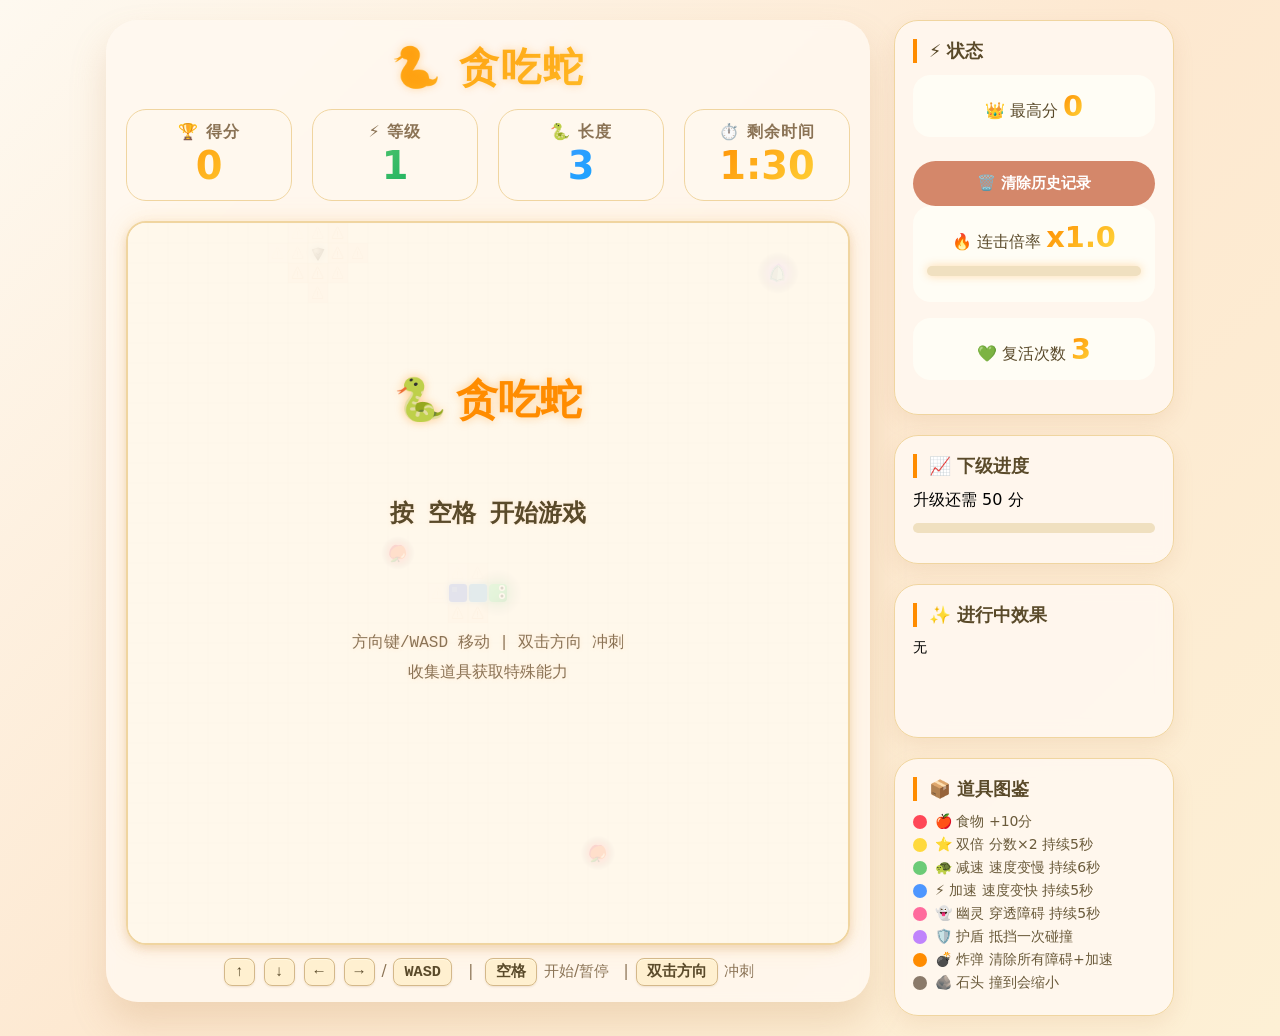
<file: games/snake/index.html>
<!DOCTYPE html>
<html lang="zh-CN">
<head>
    <meta charset="UTF-8">
    <meta name="viewport" content="width=device-width, initial-scale=1.0, user-scalable=no, viewport-fit=cover">
    <title>🐍 贪吃蛇</title>
    <style>
        * {
            user-select: none;
            -webkit-tap-highlight-color: transparent;
            box-sizing: border-box;
        }
        body {
            margin: 0;
            min-height: 100vh;
            background: linear-gradient(135deg, #fef9f0 0%, #fde8d0 50%, #fdf0d5 100%);
            display: flex;
            justify-content: center;
            align-items: center;
            font-family: 'Segoe UI', 'Poppins', system-ui, -apple-system, 'Roboto', monospace;
            padding: 20px;
        }
        .game-wrapper {
            display: flex;
            gap: 24px;
            flex-wrap: wrap;
            justify-content: center;
            align-items: flex-start;
        }
        .game-container {
            background: rgba(255, 248, 240, 0.85);
            border-radius: 32px;
            padding: 20px;
            backdrop-filter: blur(4px);
            box-shadow: 0 20px 35px rgba(200, 150, 100, 0.25);
        }
        h1 {
            text-align: center;
            margin: 0 0 14px 0;
            font-size: 2.5rem;
            background: linear-gradient(135deg, #ff8c00, #ffd93d);
            -webkit-background-clip: text;
            background-clip: text;
            color: transparent;
            text-shadow: 0 0 8px rgba(255, 140, 0, 0.3);
            animation: breatheGlow 3s ease-in-out infinite;
            letter-spacing: 2px;
        }
        @keyframes breatheGlow {
            0% { text-shadow: 0 0 2px #ffb347; opacity: 1; }
            50% { text-shadow: 0 0 20px #ffd93d, 0 0 5px #ff8c00; }
            100% { text-shadow: 0 0 2px #ffb347; }
        }
        .top-stats {
            display: flex;
            gap: 20px;
            justify-content: space-between;
            margin-bottom: 20px;
        }
        .top-stat {
            flex: 1;
            background: #fff8ee;
            border: 1px solid #f0d5a0;
            border-radius: 20px;
            padding: 12px 16px;
            text-align: center;
            transition: all 0.2s ease;
            cursor: default;
        }
        .top-stat:hover { transform: translateY(-3px); background: #fffdf5; box-shadow: 0 8px 20px rgba(200,150,100,0.2); }
        .stat-label {
            font-size: 1rem;
            letter-spacing: 1px;
            font-weight: 600;
            color: #8B7355;
        }
        .stat-value {
            font-size: 2.4rem;
            font-weight: 800;
            background: linear-gradient(135deg, #ff8c00, #ffd93d);
            -webkit-background-clip: text;
            background-clip: text;
            color: transparent;
        }
        #level { background: linear-gradient(135deg, #6bcb77, #00aa55); -webkit-background-clip: text; background-clip: text; color: transparent; }
        #length { background: linear-gradient(135deg, #4d96ff, #00aaff); -webkit-background-clip: text; background-clip: text; color: transparent; }
        canvas {
            display: block;
            margin: 0 auto;
            border-radius: 20px;
            box-shadow: 0 0 25px rgba(255, 180, 80, 0.2), 0 4px 10px rgba(200,150,100,0.3);
            border: 2px solid #f0d5a0;
            cursor: pointer;
            transition: box-shadow 0.3s ease;
        }
        canvas:hover {
            box-shadow: 0 0 35px rgba(255, 180, 80, 0.35), 0 4px 15px rgba(200,150,100,0.3);
        }
        .control-hint {
            text-align: center;
            margin-top: 16px;
            font-size: 0.95rem;
            color: #8B7355;
        }
        kbd {
            background: #fff0d0;
            border-radius: 8px;
            padding: 4px 10px;
            border: 1px solid #d4b88a;
            font-weight: bold;
            color: #5a4a2a;
            margin: 0 2px;
            box-shadow: inset 0 1px 0 #fff8e0, 0 1px 2px rgba(150,100,50,0.15);
        }
        .sidebar {
            width: 280px;
            display: flex;
            flex-direction: column;
            gap: 20px;
        }
        .panel {
            background: rgba(255, 248, 240, 0.9);
            backdrop-filter: blur(8px);
            border-radius: 24px;
            padding: 18px;
            border: 1px solid #f0d5a0;
            box-shadow: 0 8px 20px rgba(200, 150, 100, 0.15);
            transition: border-color 0.3s;
        }
        .panel:has(.buff-tag) {
            border-color: #f5c87a;
        }
        .panel h3 {
            font-size: 1.1rem;
            margin: 0 0 12px 0;
            color: #5a4a2a;
            border-left: 4px solid #ff8c00;
            padding-left: 12px;
        }
        .stat-card {
            background: #fffdf5;
            border-radius: 18px;
            padding: 14px;
            margin-bottom: 16px;
            text-align: center;
            color: #5a4a2a;
        }
        .stat-card .value {
            font-size: 1.8rem;
            font-weight: bold;
            background: linear-gradient(135deg, #ff8c00, #ffd93d);
            -webkit-background-clip: text;
            background-clip: text;
            color: transparent;
        }
        button {
            background: #ff8c00;
            border: none;
            padding: 12px;
            border-radius: 40px;
            color: white;
            font-weight: bold;
            font-size: 0.95rem;
            cursor: pointer;
            transition: all 0.2s;
            width: 100%;
            margin-top: 8px;
        }
        button:hover { background: #e67800; transform: scale(0.98); }
        #clearHistory { background: #d4876a; } #clearHistory:hover { background: #c07050; }
        .combo-bar, .level-progress-bar {
            background: #f0e0c0;
            border-radius: 20px;
            height: 10px;
            overflow: hidden;
            margin: 12px 0;
        }
        .combo-bar:has(.combo-fill[style*="width: 0%"]) {
            box-shadow: none;
        }
        .combo-bar:not(:has(.combo-fill[style*="width: 0%"])) {
            box-shadow: 0 0 10px rgba(255,140,0,0.3);
        }
        .combo-fill, .level-fill {
            width: 0%;
            height: 100%;
            background: linear-gradient(90deg, #ff6b6b, #ffd93d, #6bcb77);
            transition: width 0.2s;
            position: relative;
        }
        .combo-fill::after {
            content: '';
            position: absolute;
            top: 0; left: 0; right: 0; bottom: 0;
            background: linear-gradient(90deg, transparent, rgba(255,255,255,0.3), transparent);
            animation: comboShine 1.5s ease-in-out infinite;
        }
        @keyframes comboShine {
            0% { transform: translateX(-100%); }
            100% { transform: translateX(100%); }
        }
        .level-fill { background: linear-gradient(90deg, #00cc66, #00ddff); }
        .buff-list {
            min-height: 80px;
            display: flex;
            flex-wrap: wrap;
            gap: 8px;
            font-size: 0.85rem;
        }
        .buff-tag {
            background: #fff5e0;
            border-radius: 30px;
            padding: 4px 10px;
            color: #8B6914;
            font-weight: 500;
            animation: buffPulse 1.5s ease-in-out infinite;
            box-shadow: 0 0 8px rgba(255,180,80,0.15);
            border: 1px solid #f5d8a0;
        }
        @keyframes buffPulse {
            0%, 100% { transform: scale(1); }
            50% { transform: scale(1.05); box-shadow: 0 0 12px rgba(255,180,80,0.3); }
        }
        .legend-dot {
            display: inline-block;
            width: 14px;
            height: 14px;
            border-radius: 50%;
            margin-right: 8px;
        }
        .legend-item {
            font-size: 14px;
            margin: 5px 0;
            display: flex;
            align-items: center;
            color: #6a5a3a;
        }
        @keyframes scorePop {
            0% { transform: scale(1); }
            50% { transform: scale(1.45); text-shadow: 0 0 10px #ffd93d; }
            100% { transform: scale(1); }
        }
        .score-pop-anim { animation: scorePop 0.35s ease-out; }
        @media (max-width: 800px) {
            .game-wrapper { gap: 15px; }
            .sidebar { width: 260px; }
            canvas { width: 100%; height: auto; }
        }
    </style>
</head>
<body>
<div class="game-wrapper">
    <div class="game-container">
        <h1>🐍 贪吃蛇</h1>
        <div class="top-stats">
            <div class="top-stat"><div class="stat-label">🏆 得分</div><div class="stat-value" id="score">0</div></div>
            <div class="top-stat"><div class="stat-label">⚡ 等级</div><div class="stat-value" id="level">1</div></div>
            <div class="top-stat"><div class="stat-label">🐍 长度</div><div class="stat-value" id="length">3</div></div>
            <div class="top-stat"><div class="stat-label">⏱️ 剩余时间</div><div class="stat-value" id="timerDisplay">3:00</div></div>
        </div>
        <canvas id="gameCanvas" width="720" height="720"></canvas>
        <div class="control-hint">
            <kbd>↑</kbd> <kbd>↓</kbd> <kbd>←</kbd> <kbd>→</kbd> / <kbd>WASD</kbd> &nbsp;&nbsp;|&nbsp;
            <kbd>空格</kbd> 开始/暂停 &nbsp;&nbsp;|  <kbd>双击方向</kbd> 冲刺
        </div>
    </div>
    <div class="sidebar">
        <div class="panel">
            <h3>⚡ 状态</h3>
            <div class="stat-card" id="highscoreCard" style="cursor:pointer;">👑 最高分 <span class="value" id="highscore">0</span></div>
            <button id="clearHistory">🗑️ 清除历史记录</button>
            <div class="stat-card">🔥 连击倍率 <span class="value" id="combo">x1.0</span><div class="combo-bar"><div class="combo-fill" id="comboFill" style="width:0%"></div></div></div>
            <div class="stat-card">💚 复活次数 <span class="value" id="revives">3</span></div>
        </div>
        <div class="panel">
            <h3>📈 下级进度</h3>
            <div id="levelProgress">升级还需 80 分</div>
            <div class="level-progress-bar"><div class="level-fill" id="levelFill" style="width:0%"></div></div>
        </div>
        <div class="panel">
            <h3>✨ 进行中效果</h3>
            <div id="buffs" class="buff-list">无</div>
        </div>
        <div class="panel">
            <h3>📦 道具图鉴</h3>
            <div class="legend-item"><span class="legend-dot" style="background:#ff4757;"></span> 🍎 食物 +10分</div>
            <div class="legend-item"><span class="legend-dot" style="background:#ffd93d;"></span> ⭐ 双倍 分数×2 持续5秒</div>
            <div class="legend-item"><span class="legend-dot" style="background:#6bcb77;"></span> 🐢 减速 速度变慢 持续6秒</div>
            <div class="legend-item"><span class="legend-dot" style="background:#4d96ff;"></span> ⚡ 加速 速度变快 持续5秒</div>
            <div class="legend-item"><span class="legend-dot" style="background:#ff6b9d;"></span> 👻 幽灵 穿透障碍 持续5秒</div>
            <div class="legend-item"><span class="legend-dot" style="background:#c084fc;"></span> 🛡️ 护盾 抵挡一次碰撞</div>
            <div class="legend-item"><span class="legend-dot" style="background:#ff8c00;"></span> 💣 炸弹 清除所有障碍+加速</div>
            <div class="legend-item"><span class="legend-dot" style="background:#8a7a6a;"></span> 🪨 石头 撞到会缩小</div>
        </div>
    </div>
</div>
<script>
    (function(){
        // ---------- 常量 ----------
        const CELL = 20, GRID = 36;
        const SPEED_BASE = 130, SPEED_MIN = 55;
        const LEVEL_SCORE = 50;
        const GAME_DURATION = 90000; // 1 分 30 秒
        const MAX_ITEMS = 25;
        const COMBO_TIMEOUT = 3000;
        const STORM_INTERVAL = 25000, STORM_DURATION = 3000, STORM_SPAWN_INTERVAL = 200, STORM_TOTAL_ITEMS = 18;
        const REVIVE_DELAY = 2000;
        const DASH_WINDOW = 250, DASH_DURATION = 200, DASH_FACTOR = 0.4;
        const HUNGER_WARN = 8000, HUNGER_SLOW = 10000, HUNGER_PAIN = 12000, HUNGER_CRIT = 14000;
        
        // 道具表
        const ITEM_TYPES = [
            {type:'FOOD', chance:0.65, shape:'circle', color:'#ff4757', points:10, effect:null, duration:0},
            {type:'DOUBLES', chance:0.10, shape:'star', color:'#ffd93d', points:20, effect:'double', duration:5000},
            {type:'SLOW', chance:0.08, shape:'diamond', color:'#6bcb77', points:15, effect:'slow', duration:6000},
            {type:'FAST', chance:0.07, shape:'triangle', color:'#4d96ff', points:15, effect:'speed', duration:5000},
            {type:'GHOST', chance:0.05, shape:'hexagon', color:'#ff6b9d', points:15, effect:'ghost', duration:5000},
            {type:'SHIELD', chance:0.03, shape:'shield', color:'#c084fc', points:20, effect:'shield', duration:8000},
            {type:'BOMB', chance:0.02, shape:'bomb', color:'#ff8c00', points:25, effect:'bomb', duration:3000}
        ];
        
        // DOM 元素
        const canvas = document.getElementById('gameCanvas');
        const ctx = canvas.getContext('2d');
        const scoreSpan = document.getElementById('score');
        const levelSpan = document.getElementById('level');
        const lengthSpan = document.getElementById('length');
        const highScoreSpan = document.getElementById('highscore');
        const revivesSpan = document.getElementById('revives');
        const comboText = document.getElementById('combo');
        const comboFill = document.getElementById('comboFill');
        const levelProgressDiv = document.getElementById('levelProgress');
        const levelFillDiv = document.getElementById('levelFill');
        const buffsDiv = document.getElementById('buffs');
        const timerSpan = document.getElementById('timerDisplay');
        
        // 游戏状态变量
        let snake = [];             // 坐标数组 {x,y}
        let direction = {x:1, y:0};
        let nextDirection = {x:1, y:0};
        let score = 0, level = 1, highScore = 0;
        let revives = 3;
        let gameState = 'waiting'; // waiting, playing, paused, over, reviving
        let reviveCountdown = 0;
        let reviveIntervalId = null;

        let gameTimer = GAME_DURATION;
        
        let items = [];             // 道具对象 {x,y,typeObj, spawnTime}
        let obstacles = [];         // 障碍物 {x,y}
        let particles = [];
        let floatingTexts = [];
        let levelUpFlash = 0;
        let screenShake = 0;
        let chewAnim = 0;
        
        // buff计时
        let doubleTimer=0, slowTimer=0, speedTimer=0, ghostTimer=0, shieldTimer=0, bombTimer=0;
        let dashActive=false, dashEndTime=0;
        let dangerZoneActive = false;
        let nearMissStreak = 0, lastNearMissTime = 0;
        let comboBurstNext = 5;
        let hungerTimer = 0, hungerScoreDrain = 0;
        let combo = 0, comboTimeoutId = null;
        let stormActive = false, stormEndTime = 0, stormSpawnInterval = null;
        let stormTimer = STORM_INTERVAL;
        let moveIntervalId = null;
        let audioCtx = null;
        let gameHistory = [];
        
        // 复活关键数据：保存死亡时的长度和方向（保证复活后长度不变）
        let deathSnakeLength = 0;
        let deathDirection = {x:1, y:0};
        
        // 辅助函数：动态速度计算
        function getBaseInterval() {
            let interval = SPEED_BASE - (level-1)*5;
            if(interval < SPEED_MIN) interval = SPEED_MIN;
            return interval;
        }
        function getCurrentMoveInterval() {
            let interval = getBaseInterval();
            if(dashActive && Date.now() < dashEndTime) interval *= DASH_FACTOR;
            if(bombTimer > 0) interval *= 0.5;
            if(speedTimer > 0) interval *= 0.6;
            if(slowTimer > 0) interval *= 1.6;
            if(hungerTimer > HUNGER_SLOW) interval *= 1.25;
            if(hungerTimer > HUNGER_CRIT) interval *= 1.4;
            return Math.max(30, Math.min(250, interval));
        }
        
        function refreshMoveInterval() {
            if(moveIntervalId) clearInterval(moveIntervalId);
            if(gameState === 'playing') {
                moveIntervalId = setInterval(() => { if(gameState === 'playing') moveSnake(); }, getCurrentMoveInterval());
            }
        }

        // 危险区域: 检查某格是否在障碍物2格内或蛇身1格内
        function isDangerCell(x, y) {
            let nearObs = obstacles.some(o => Math.abs(o.x-x)+Math.abs(o.y-y) <= 2);
            let nearBody = snake.slice(1).some(seg => Math.abs(seg.x-x)+Math.abs(seg.y-y) === 1);
            return nearObs || nearBody;
        }

        // 紧急闪避: 蛇头距离障碍物/蛇身恰好1格且未碰撞
        function checkNearMiss(head) {
            if(Date.now() - lastNearMissTime < 600) return;
            let nearObstacle = obstacles.some(o => Math.abs(o.x-head.x)+Math.abs(o.y-head.y) === 1);
            let nearBody = snake.slice(2).some(seg => Math.abs(seg.x-head.x)+Math.abs(seg.y-head.y) === 1);
            if(!nearObstacle && !nearBody) return;
            lastNearMissTime = Date.now();
            nearMissStreak++;
            score += 3;
            addFloatingText(head.x*CELL, head.y*CELL-10, '⚡ NEAR MISS!', '#ffdd44');
            addExplosion(head.x*CELL+CELL/2, head.y*CELL+CELL/2, '#ffdd44', 8, {ring:false, colors:['#ffdd44','#fff']});
            if(nearMissStreak % 5 === 0) {
                score += 25;
                addFloatingText(head.x*CELL, head.y*CELL-25, '🔥 STREAK x5! +25', '#ff8800');
                addExplosion(head.x*CELL+CELL/2, head.y*CELL+CELL/2, '#ff8800', 20, {colors:['#ff8800','#ffdd44','#fff']});
                // 生成稀有道具
                spawnRareItem();
            }
        }

        // 生成稀有道具 (SHIELD/GHOST/BOMB)
        function spawnRareItem() {
            const rareTypes = ITEM_TYPES.filter(t => t.type==='SHIELD'||t.type==='GHOST'||t.type==='BOMB');
            for(let tries=0; tries<60; tries++) {
                let x = Math.floor(Math.random()*GRID), y = Math.floor(Math.random()*GRID);
                let occ = [...snake, ...items, ...obstacles].some(o=>o.x===x && o.y===y);
                if(!occ) {
                    let chosen = rareTypes[Math.floor(Math.random()*rareTypes.length)];
                    items.push({x,y, typeObj:chosen, spawnTime:Date.now()});
                    addFloatingText(x*CELL, y*CELL, '🎁 RARE!', '#c084fc');
                    return true;
                }
            }
            return false;
        }
        
        // 存储
        function saveHighScore() { localStorage.setItem('snakeHighScore', highScore); }
        function saveHistory() { localStorage.setItem('snakeGameHistory', JSON.stringify(gameHistory.slice(0,50))); }
        function loadStorage() {
            let hs = localStorage.getItem('snakeHighScore');
            if(hs) highScore = parseInt(hs);
            highScoreSpan.innerText = highScore;
            let hist = localStorage.getItem('snakeGameHistory');
            if(hist) gameHistory = JSON.parse(hist);
        }
        function addHistoryRecord() {
            gameHistory.unshift({score, date: new Date().toISOString(), level, length: snake.length});
            if(gameHistory.length>50) gameHistory.pop();
            saveHistory();
        }
        
        // 更新UI
        function updateUI() {
            scoreSpan.innerText = score;
            levelSpan.innerText = level;
            lengthSpan.innerText = snake.length;
            revivesSpan.innerText = revives;
            let totalSec = Math.max(0, Math.ceil(gameTimer / 1000));
            let min = Math.floor(totalSec / 60), sec = totalSec % 60;
            timerSpan.innerText = `${min}:${sec.toString().padStart(2,'0')}`;
            timerSpan.style.color = gameTimer < 30000 ? '#ff4444' : '';
            let needScore = level * LEVEL_SCORE;
            let progress = score - (level-1)*LEVEL_SCORE;
            let percent = Math.min(100, (progress/LEVEL_SCORE)*100);
            levelFillDiv.style.width = percent+'%';
            levelProgressDiv.innerText = `升级还需 ${Math.max(0, LEVEL_SCORE - progress)} 分`;
            let mult = 1 + Math.floor(combo/3)*0.5;
            comboText.innerText = `x${mult.toFixed(1)}`;
            if(combo>0) {
                let comboPercent = Math.min(100, combo*15);
                comboFill.style.width = comboPercent+'%';
                comboFill.style.background = combo>=6?'linear-gradient(90deg, #ff6b6b, #ffd93d, #ff8c00, #ffd93d)':'linear-gradient(90deg, #ff6b6b, #ffd93d, #6bcb77)';
            } else comboFill.style.width = '0%';
            // buff面板
            let buffList = [];
            if(doubleTimer>0) buffList.push(`2x分数 ${(doubleTimer/1000).toFixed(0)}s`);
            if(slowTimer>0) buffList.push(`减速 ${(slowTimer/1000).toFixed(0)}s`);
            if(speedTimer>0) buffList.push(`加速 ${(speedTimer/1000).toFixed(0)}s`);
            if(ghostTimer>0) buffList.push(`幽灵 ${(ghostTimer/1000).toFixed(0)}s`);
            if(shieldTimer>0) buffList.push(`护盾 🛡️ ${(shieldTimer/1000).toFixed(0)}s`);
            if(bombTimer>0) buffList.push(`炸弹减速 ${(bombTimer/1000).toFixed(0)}s`);
            if(dangerZoneActive) buffList.push('🔥 DANGER x1.5');
            if(buffList.length) buffsDiv.innerHTML = buffList.map(b => `<span class="buff-tag">${b}</span>`).join('');
            else buffsDiv.innerHTML = '无';
        }
        
        // 音效
        function initAudio() { if(!audioCtx) audioCtx = new (window.AudioContext||window.webkitAudioContext)(); }
        function playEatSound() {
            if(!audioCtx) initAudio();
            if(audioCtx.state === 'suspended') audioCtx.resume();
            const now = audioCtx.currentTime;
            const osc = audioCtx.createOscillator();
            const gain = audioCtx.createGain();
            osc.connect(gain); gain.connect(audioCtx.destination);
            osc.type = 'square';
            osc.frequency.value = 600;
            gain.gain.value = 0.08;
            osc.start(); gain.gain.exponentialRampToValueAtTime(0.0001, now+0.08);
            osc.stop(now+0.08);
            setTimeout(()=>{
                const osc2 = audioCtx.createOscillator();
                const gain2 = audioCtx.createGain();
                osc2.connect(gain2); gain2.connect(audioCtx.destination);
                osc2.frequency.value = 900;
                gain2.gain.value = 0.06;
                osc2.start(); gain2.gain.exponentialRampToValueAtTime(0.0001, now+0.12);
                osc2.stop(now+0.12);
            },40);
        }
        function playLevelUpSound(lvl){
            if(!audioCtx) initAudio();
            if(audioCtx.state === 'suspended') audioCtx.resume();
            let base = 440 + (lvl-1)*20;
            [1,1.25,1.5,2,2.5].forEach((mul,idx)=>{
                setTimeout(()=>{
                    const osc = audioCtx.createOscillator();
                    const gain = audioCtx.createGain();
                    osc.connect(gain); gain.connect(audioCtx.destination);
                    osc.frequency.value = base*mul;
                    gain.gain.value = 0.1;
                    osc.type = 'square';
                    osc.start(); gain.gain.exponentialRampToValueAtTime(0.0001, audioCtx.currentTime+0.2);
                    osc.stop(audioCtx.currentTime+0.2);
                }, idx*110);
            });
        }
        
        // 特效增强版
        function addExplosion(px,py, color, count=20, opts={}){
            const shapes = opts.shapes || ['circle','circle','circle','star'];
            for(let i=0;i<count;i++){
                const angle=Math.random()*Math.PI*2, speed=1.5+Math.random()*5;
                const vx=Math.cos(angle)*speed, vy=Math.sin(angle)*speed;
                const shape=shapes[Math.floor(Math.random()*shapes.length)];
                particles.push({
                    x:px, y:py, vx,vy,
                    life:0.6+Math.random()*0.4, decay:0.015+Math.random()*0.02,
                    size:2+Math.random()*(opts.big?5:3),
                    color: opts.colors?opts.colors[Math.floor(Math.random()*opts.colors.length)]:color,
                    shape, rot:Math.random()*Math.PI*2
                });
            }
            // 额外火花环
            if(opts.ring!==false){
                for(let i=0;i<6;i++){
                    const a=i*Math.PI/3, spd=2+Math.random();
                    particles.push({
                        x:px, y:py, vx:Math.cos(a)*spd, vy:Math.sin(a)*spd,
                        life:0.3, decay:0.03, size:1.5, color:'#fff', shape:'circle'
                    });
                }
            }
        }
        function addFloatingText(x,y,text,color='#ffd93d'){
            floatingTexts.push({x,y,text, life:1, vy:-2, color});
        }
        function screenShakeEffect(force){ screenShake = Math.min(16, screenShake+force); }
        
        // 生成道具(单个)
        function spawnSingleItem(avoidAll=true){
            for(let tries=0;tries<80;tries++){
                let x = Math.floor(Math.random()*GRID);
                let y = Math.floor(Math.random()*GRID);
                let occupied = [...snake, ...items.map(i=>({x:i.x,y:i.y})), ...obstacles].some(o=>o.x===x && o.y===y);
                if(!occupied){
                    let rand = Math.random();
                    let acc=0; let chosen = ITEM_TYPES[0];
                    for(let t of ITEM_TYPES){ acc+=t.chance; if(rand<acc){ chosen=t; break; } }
                    items.push({x,y, typeObj:chosen, spawnTime:Date.now()});
                    return true;
                }
            }
            return false;
        }
        function spawnFood(count){
            let spawned = 0;
            for(let i=0;i<count && items.length < MAX_ITEMS;i++){
                if(spawnSingleItem()) spawned++;
            }
        }
        
        function generateObstacles(levelNum){
            if(levelNum < 1) return;
            let count = Math.min(3, 1 + Math.floor(levelNum / 2));
            for(let i=0;i<count;i++){
                for(let t=0;t<60;t++){
                    let x=Math.floor(Math.random()*GRID),y=Math.floor(Math.random()*GRID);
                    let headDist = Math.abs(x-snake[0].x)+Math.abs(y-snake[0].y);
                    let occ = [...snake, ...items, ...obstacles].some(o=>o.x===x && o.y===y);
                    if(!occ && headDist>=4) { obstacles.push({x,y}); break; }
                }
            }
        }
        
        function clearAllBuffs(){
            doubleTimer=slowTimer=speedTimer=ghostTimer=shieldTimer=bombTimer=0;
            dashActive=false;
        }
        
        function hitRock(x, y) {
            obstacles = obstacles.filter(o => !(o.x === x && o.y === y));
            let shrinkAmount = Math.min(2, snake.length - 3);
            if(shrinkAmount <= 0 || snake.length <= 3) {
                triggerGameOver();
                return;
            }
            for(let i = 0; i < shrinkAmount; i++) {
                snake.pop();
            }
            screenShakeEffect(10);
            addExplosion(x*CELL+CELL/2, y*CELL+CELL/2, '#7a6a5a', 25, {big:true,colors:['#7a6a5a','#b0a090','#d0c0b0','#fff']});
            addExplosion(x*CELL+CELL/2, y*CELL+CELL/2, '#d4a878', 10, {shapes:['star'],colors:['#d4a878','#fff']});
            addFloatingText(x*CELL, y*CELL-10, `💥 缩小 -${shrinkAmount}!`, '#b0a090');
            playEatSound(); // 复用
            updateUI();
            refreshMoveInterval();
        }

        function checkLevelUp(){
            let newLevel = Math.floor(score / LEVEL_SCORE) + 1;
            if(newLevel > level){
                let diff = newLevel - level;
                for(let i=0;i<diff;i++){
                    level++;
                    playLevelUpSound(level);
                    screenShakeEffect(12);
                    levelUpFlash = 240;
                    // 华丽升级特效
                    addExplosion(snake[0].x*CELL+CELL/2, snake[0].y*CELL+CELL/2, '#aaffaa', 40, {big:true,colors:['#00ff88','#88ffbb','#aaffaa','#fff']});
                    addExplosion(snake[0].x*CELL+CELL/2, snake[0].y*CELL+CELL/2, '#ffd93d', 20, {shapes:['star'],colors:['#ffd93d','#ff8c00','#fff']});
                    // 光柱效果
                    for(let j=0;j<8;j++){
                        const a=j*Math.PI/4;
                        particles.push({
                            x:snake[0].x*CELL+CELL/2+Math.cos(a)*CELL*2,
                            y:snake[0].y*CELL+CELL/2+Math.sin(a)*CELL*2,
                            vx:Math.cos(a)*3, vy:Math.sin(a)*3,
                            life:0.5, decay:0.02, size:3, color:'#fff', shape:'star', rot:0
                        });
                    }
                    addFloatingText(snake[0].x*CELL, snake[0].y*CELL-10, `⬆ LEVEL ${level}!`, '#00ff88');
                    generateObstacles(level);
                    spawnFood(3);
                }
                updateUI();
                refreshMoveInterval();
            }
        }
        
        function applyItem(item){
            let multiplier = 1 + Math.floor(combo/3)*0.5;
            let bonus = (doubleTimer>0?2:1);
            let dangerBonus = isDangerCell(item.x, item.y) ? 1.5 : 1;
            let gain = Math.floor(item.typeObj.points * multiplier * bonus * dangerBonus);
            score += gain;
            if(score>highScore){ highScore=score; saveHighScore(); highScoreSpan.innerText=highScore; }
            if(comboTimeoutId) clearTimeout(comboTimeoutId);
            combo++;
            comboTimeoutId = setTimeout(()=>{ combo=0; updateUI(); }, COMBO_TIMEOUT);
            // 连击爆发: combo 达到 5/10/15... 时自动收集所有道具
            if(combo >= comboBurstNext) {
                comboBurstNext += 5;
                let burstTotal = 0;
                items.filter(i=>i!==item).forEach(i => {
                    const bm = doubleTimer>0 ? 2 : 1;
                    burstTotal += Math.floor(i.typeObj.points * multiplier * bm);
                    addExplosion(i.x*CELL+CELL/2, i.y*CELL+CELL/2, i.typeObj.color, 12, {ring:false, colors:[i.typeObj.color,'#fff']});
                });
                score += burstTotal;
                addFloatingText(canvas.width/2-40, canvas.height/2-40, `💥 BURST! +${burstTotal}`, '#ffd93d');
                addExplosion(canvas.width/2, canvas.height/2, '#ffd93d', 30, {big:true,colors:['#ffd93d','#fff','#ff8c00']});
                screenShakeEffect(6);
                items = items.filter(i=>i===item);
                spawnFood(2);
            }
            // 按道具类型播放不同特效
            const cx=item.x*CELL+CELL/2, cy=item.y*CELL+CELL/2;
            const type=item.typeObj.type;
            addExplosion(cx, cy, item.typeObj.color, 25, {big:true, ring:true});
            if(type==='DOUBLES') addExplosion(cx,cy,'#ffd93d',15,{shapes:['star'],colors:['#ffd93d','#ffaa00','#fff']});
            if(type==='SHIELD') addExplosion(cx,cy,'#c084fc',12,{shapes:['circle'],colors:['#c084fc','#e0a0ff','#fff']});
            if(type==='BOMB') addExplosion(cx,cy,'#ff8c00',30,{big:true,colors:['#ff4400','#ff8c00','#ffcc00','#fff']});
            if(type==='GHOST') addExplosion(cx,cy,'#ff6b9d',18,{shapes:['star'],colors:['#ff6b9d','#ff99cc','#fff']});
            let suffix = dangerBonus > 1 ? ' 🔥' : '';
            addFloatingText(item.x*CELL, item.y*CELL, `+${gain}${suffix}`, dangerBonus>1?'#ff6644':type==='DOUBLES'?'#ffd93d':type==='BOMB'?'#ff8c00':item.typeObj.color);
            playEatSound();
            hungerTimer = 0; hungerScoreDrain = 0;
            if(item.typeObj.effect === 'double') doubleTimer = item.typeObj.duration;
            else if(item.typeObj.effect === 'slow') slowTimer = item.typeObj.duration;
            else if(item.typeObj.effect === 'speed') speedTimer = item.typeObj.duration;
            else if(item.typeObj.effect === 'ghost') ghostTimer = item.typeObj.duration;
            else if(item.typeObj.effect === 'shield') shieldTimer = item.typeObj.duration;
            else if(item.typeObj.effect === 'bomb') {
                bombTimer = item.typeObj.duration;
                const cleared = obstacles.length;
                if(cleared > 0) { score += cleared * 5; addFloatingText(cx, cy-10, `💥 CLEARED +${cleared*5}!`, '#ff8c00'); }
                obstacles = [];
                addExplosion(cx,cy,'#ff4400',40,{big:true,colors:['#ff4400','#ff8800','#ffcc00','#fff']});
                screenShakeEffect(8);
            }
            snake.unshift({...snake[0]});
            items = items.filter(i=>i!==item);
            checkLevelUp();
            if(items.length<2) spawnFood(2);
            updateUI();
            refreshMoveInterval();
            chewAnim = 0.3;
        }
        
        // 复活专用: 保持分数不变，根据死亡时的长度和方向重建蛇身（沿反方向延伸）
        function rebuildSnakeFromLength(length, dir) {
            let center = {x: Math.floor(GRID/2), y: Math.floor(GRID/2)};
            let newSnake = [];
            // 反方向生成: 蛇头在中心，向后延伸 length-1 格
            let revDir = {x: -dir.x || 1, y: -dir.y || 1};
            for(let i=0; i<length; i++) {
                newSnake.push({x: center.x - revDir.x * i, y: center.y - revDir.y * i});
            }
            // 边界裁剪确保完全合法 (若有超出边界则微调)
            for(let seg of newSnake) {
                if(seg.x<0) seg.x=0; if(seg.x>=GRID) seg.x=GRID-1;
                if(seg.y<0) seg.y=0; if(seg.y>=GRID) seg.y=GRID-1;
            }
            return newSnake;
        }
        
        function moveSnake(){
            if(gameState !== 'playing') return;
            direction = {...nextDirection};
            let newHead = {x: snake[0].x + direction.x, y: snake[0].y + direction.y};
            if(newHead.x<0) newHead.x=GRID-1; if(newHead.x>=GRID) newHead.x=0;
            if(newHead.y<0) newHead.y=GRID-1; if(newHead.y>=GRID) newHead.y=0;
            let ateItem = items.find(i=>i.x===newHead.x && i.y===newHead.y);
            if(ateItem){
                applyItem(ateItem);
                snake.unshift(newHead);
                snake.pop();
            } else {
                snake.unshift(newHead);
                snake.pop();
            }
            let collidedObs = obstacles.some(o=>o.x===snake[0].x && o.y===snake[0].y);
            let selfCollide = snake.slice(1).some(seg=>seg.x===snake[0].x && seg.y===snake[0].y);
            if(collidedObs || selfCollide){
                if(ghostTimer>0) { /* 穿透 */ }
                else if(shieldTimer>0) {
                    shieldTimer=0;
                    if(collidedObs) {
                        obstacles = obstacles.filter(o=>!(o.x===snake[0].x && o.y===snake[0].y));
                        score += 3;
                        addFloatingText(snake[0].x*CELL, snake[0].y*CELL-10, '🛡️ SMASH +3!', '#c084fc');
                    }
                    updateUI();
                }
                else if(collidedObs) {
                    hitRock(snake[0].x, snake[0].y);
                    return;
                }
                else { triggerGameOver(); return; }
            }
            dangerZoneActive = isDangerCell(snake[0].x, snake[0].y);
            checkNearMiss(snake[0]);
            // 饥饿计时
            const interval = getCurrentMoveInterval();
            hungerTimer += interval;
            if(hungerTimer > HUNGER_PAIN) {
                hungerScoreDrain += interval;
                let drainRate = hungerTimer > HUNGER_CRIT ? 500 : 1000;
                while(hungerScoreDrain >= drainRate) {
                    hungerScoreDrain -= drainRate;
                    if(score > 0) score--;
                }
            }
            updateBuffsByTime();
            updateUI();
        }
        
        function updateBuffsByTime(){
            let now = Date.now();
            if(doubleTimer>0) doubleTimer -= 100; if(doubleTimer<0) doubleTimer=0;
            if(slowTimer>0) slowTimer -= 100; if(slowTimer<0) slowTimer=0;
            if(speedTimer>0) speedTimer -= 100; if(speedTimer<0) speedTimer=0;
            if(ghostTimer>0) ghostTimer -= 100; if(ghostTimer<0) ghostTimer=0;
            if(shieldTimer>0) shieldTimer -= 100; if(shieldTimer<0) shieldTimer=0;
            if(bombTimer>0) bombTimer -= 100; if(bombTimer<0) bombTimer=0;
        }
        
        function triggerGameOver(noRevive){
            if(!noRevive && revives > 0 && gameState !== 'reviving') {
                // 保存当前蛇的长度和方向，供复活使用
                deathSnakeLength = snake.length;
                deathDirection = {...direction};
                gameState = 'reviving';
                if(moveIntervalId) clearInterval(moveIntervalId);
                reviveCountdown = REVIVE_DELAY/1000;
                reviveIntervalId = setInterval(()=>{
                    reviveCountdown--;
                    if(reviveCountdown<=0){ clearInterval(reviveIntervalId); doRevive(); }
                },1000);
                return;
            }
            gameState = 'over';
            if(moveIntervalId) clearInterval(moveIntervalId);
            addHistoryRecord();
            screenShakeEffect(15);
            addExplosion(snake[0].x*CELL+CELL/2, snake[0].y*CELL+CELL/2, '#ff6666', 50, {big:true,colors:['#ff4444','#ff8888','#ffcccc','#fff']});
            for(let i=0;i<20;i++){
                particles.push({
                    x:snake[0].x*CELL+CELL/2+(Math.random()-0.5)*CELL*5,
                    y:snake[0].y*CELL+CELL/2+(Math.random()-0.5)*CELL*5,
                    vx:(Math.random()-0.5)*8, vy:(Math.random()-0.5)*8,
                    life:0.8, decay:0.015, size:2+Math.random()*4, color:'#ff4444', shape:'star', rot:0
                });
            }
            addExplosion(canvas.width/2, canvas.height/4, '#ff4444', 20, {colors:['#ff4444','#ff2222']});
        }
        
        function doRevive(){
            revives--;
            // 清除所有特效buff和障碍物，但保留分数、等级
            hungerTimer = 0; hungerScoreDrain = 0;
            clearAllBuffs();
            obstacles = [];
            // 根据死亡时长度和方向重建蛇身（长度不变，分数不变）
            snake = rebuildSnakeFromLength(deathSnakeLength, deathDirection);
            direction = {...deathDirection};
            nextDirection = {...deathDirection};
            ghostTimer = 3000;    // 3秒无敌
            gameState = 'playing';
            refreshMoveInterval();
            updateUI();
            screenShakeEffect(5);
            addFloatingText(canvas.width/2, canvas.height/2, '复活成功！');
            // 清理原先可能残留的道具雨计时
            if(stormSpawnInterval) clearInterval(stormSpawnInterval);
            stormActive = false;
        }
        
        function startStorm(){
            if(stormActive) return;
            stormActive=true;
            stormEndTime = Date.now()+STORM_DURATION;
            screenShakeEffect(10);
            // 风暴开场特效
            addExplosion(canvas.width/2, canvas.height/2, '#00ff88', 35, {big:true,colors:['#00ff88','#00ccff','#fff']});
            for(let i=0;i<20;i++){
                particles.push({
                    x:Math.random()*720, y:Math.random()*720,
                    vx:(Math.random()-0.5)*2, vy:1+Math.random()*3,
                    life:0.6, decay:0.015, size:1+Math.random()*2, color:'#66ffbb', shape:'circle'
                });
            }
            let spawned=0;
            stormSpawnInterval = setInterval(()=>{
                if(!stormActive || gameState==='paused') return;
                if(spawned>=STORM_TOTAL_ITEMS || Date.now()>=stormEndTime){
                    if(stormSpawnInterval) clearInterval(stormSpawnInterval);
                    stormActive=false;
                    stormTimer = STORM_INTERVAL;
                    // 风暴结束闪
                    addExplosion(canvas.width/2, canvas.height/2, '#88ccff', 15, {colors:['#88ccff','#fff']});
                    return;
                }
                spawnSingleItem(true);
                spawned++;
            }, STORM_SPAWN_INTERVAL);
        }
        
        function resetGame(){
            if(moveIntervalId) clearInterval(moveIntervalId);
            if(stormSpawnInterval) clearInterval(stormSpawnInterval);
            if(reviveIntervalId) clearInterval(reviveIntervalId);
            stormActive=false;
            gameState = 'waiting';
            score=0; level=1; revives=3; combo=0; comboBurstNext=5; hungerTimer=0; hungerScoreDrain=0; clearAllBuffs(); gameTimer=GAME_DURATION;
            obstacles=[]; items=[]; particles=[]; floatingTexts=[]; dangerZoneActive=false; nearMissStreak=0; lastNearMissTime=0;
            let center = {x:Math.floor(GRID/2), y:Math.floor(GRID/2)};
            snake = [{x:center.x,y:center.y},{x:center.x-1,y:center.y},{x:center.x-2,y:center.y}];
            direction = {x:1,y:0}; nextDirection = {x:1,y:0};
            spawnFood(3);
            generateObstacles(level);
            stormTimer = STORM_INTERVAL;
            updateUI();
        }
        
        // ========== 增强绘图：粒子特效、星星背景、动态光效 ==========
        function drawItem(i, t){
            const cx=i.x*CELL+CELL/2, cy=i.y*CELL+CELL/2, pulse=1+0.2*Math.sin(t*0.005+i.x+i.y);
            ctx.save();
            ctx.translate(cx, cy);
            // 光晕
            const glow = ctx.createRadialGradient(0,0,2,0,0,CELL*0.9*pulse);
            glow.addColorStop(0,i.typeObj.color);
            glow.addColorStop(0.4,i.typeObj.color+66);
            glow.addColorStop(1,'transparent');
            ctx.fillStyle=glow;
            ctx.beginPath(); ctx.arc(0,0,CELL*0.9*pulse,0,Math.PI*2); ctx.fill();
            // 旋转
            ctx.rotate(t*0.003);
            const s=CELL*0.3*pulse;
            ctx.shadowBlur=12; ctx.shadowColor=i.typeObj.color;
            ctx.fillStyle=i.typeObj.color;
            if(i.typeObj.type==='FOOD'){
                ctx.beginPath(); ctx.arc(0,0,s,0,Math.PI*2); ctx.fill();
                ctx.shadowBlur=0; ctx.font='16px monospace'; ctx.textAlign='center'; ctx.textBaseline='middle'; ctx.fillText('🍎',0,1);
            } else if(i.typeObj.type==='DOUBLES'){
                for(let j=0;j<5;j++){ let a=-Math.PI/2+j*2*Math.PI/5-Math.PI/2; ctx.beginPath(); ctx.lineTo(Math.cos(a)*s,Math.sin(a)*s); a+=2*Math.PI/5; ctx.lineTo(Math.cos(a)*s*0.4,Math.sin(a)*s*0.4); ctx.closePath(); ctx.fill(); }
                ctx.shadowBlur=0; ctx.font='bold 14px monospace'; ctx.textAlign='center'; ctx.textBaseline='middle'; ctx.fillText('⭐',0,1);
            } else if(i.typeObj.type==='SLOW'){
                ctx.save(); ctx.rotate(Math.PI/4); ctx.fillRect(-s*0.5,-s*0.5,s,s); ctx.restore();
                ctx.shadowBlur=0; ctx.font='16px monospace'; ctx.textAlign='center'; ctx.textBaseline='middle'; ctx.fillText('🐢',0,1);
            } else if(i.typeObj.type==='FAST'){
                ctx.beginPath(); ctx.moveTo(-s,-s); ctx.lineTo(s,0); ctx.lineTo(-s,s); ctx.closePath(); ctx.fill();
                ctx.shadowBlur=0; ctx.font='16px monospace'; ctx.textAlign='center'; ctx.textBaseline='middle'; ctx.fillText('⚡',0,2);
            } else if(i.typeObj.type==='GHOST'){
                ctx.beginPath(); for(let j=0;j<6;j++){ let a=j*Math.PI/3-Math.PI/6; ctx.lineTo(Math.cos(a)*s,Math.sin(a)*s); } ctx.closePath(); ctx.fill();
                ctx.shadowBlur=0; ctx.font='16px monospace'; ctx.textAlign='center'; ctx.textBaseline='middle'; ctx.fillText('👻',0,1);
            } else if(i.typeObj.type==='SHIELD'){
                ctx.beginPath(); ctx.arc(0,0,s,0.8,Math.PI-0.8); ctx.lineTo(0,s*1.4); ctx.closePath(); ctx.fill();
                ctx.shadowBlur=0; ctx.font='16px monospace'; ctx.textAlign='center'; ctx.textBaseline='middle'; ctx.fillText('🛡️',0,1);
            } else if(i.typeObj.type==='BOMB'){
                ctx.shadowBlur=20; ctx.shadowColor='#ff4400';
                ctx.font='bold 26px monospace'; ctx.textAlign='center'; ctx.textBaseline='middle'; ctx.fillText('💣',0,2);
                ctx.shadowBlur=0;
            }
            ctx.restore();
        }

        function drawSnakeSegment(seg, idx, t){
            const x=seg.x*CELL, y=seg.y*CELL, isHead=idx===0;
            ctx.save();
            // 发光
            if(isHead){
                const headGlow = ctx.createRadialGradient(x+CELL/2,y+CELL/2,2,x+CELL/2,y+CELL/2,CELL*1.2);
                headGlow.addColorStop(0,'rgba(0,220,100,0.35)');
                headGlow.addColorStop(1,'transparent');
                ctx.fillStyle=headGlow;
                ctx.beginPath(); ctx.arc(x+CELL/2,y+CELL/2,CELL*1.2,0,Math.PI*2); ctx.fill();
            }
            // 身体渐变 — 炫彩流光 tail
            let bodyColor;
            if(isHead) {
                const grad = ctx.createLinearGradient(x,y,x+CELL,y+CELL);
                grad.addColorStop(0,'#66ee88'); grad.addColorStop(0.5,'#44dd77'); grad.addColorStop(1,'#33aa55');
                ctx.fillStyle=grad;
            } else {
                const hue = (t * 0.08 + idx * 18) % 360;
                ctx.fillStyle = `hsl(${hue}, 85%, 60%)`;
            }
            ctx.shadowBlur=isHead?10:6;
            ctx.shadowColor=isHead?'rgba(50,180,80,0.5)':`hsla(${(t*0.08+idx*18)%360},85%,60%,0.6)`;
            const pad=1;
            ctx.beginPath();
            if(isHead){
                const r=4; ctx.moveTo(x+CELL-pad,y+pad+r); ctx.quadraticCurveTo(x+CELL-pad,y+pad,x+CELL-pad-r,y+pad); ctx.lineTo(x+pad+r,y+pad); ctx.quadraticCurveTo(x+pad,y+pad,x+pad,y+pad+r); ctx.lineTo(x+pad,y+CELL-pad-r); ctx.quadraticCurveTo(x+pad,y+CELL-pad,x+pad+r,y+CELL-pad); ctx.lineTo(x+CELL-pad-r,y+CELL-pad); ctx.quadraticCurveTo(x+CELL-pad,y+CELL-pad,x+CELL-pad,y+CELL-pad-r); ctx.closePath(); ctx.fill();
            } else {
                const r=3;
                ctx.beginPath();
                ctx.moveTo(x+CELL-pad,y+pad+r);
                ctx.quadraticCurveTo(x+CELL-pad,y+pad,x+CELL-pad-r,y+pad);
                ctx.lineTo(x+pad+r,y+pad);
                ctx.quadraticCurveTo(x+pad,y+pad,x+pad,y+pad+r);
                ctx.lineTo(x+pad,y+CELL-pad-r);
                ctx.quadraticCurveTo(x+pad,y+CELL-pad,x+pad+r,y+CELL-pad);
                ctx.lineTo(x+CELL-pad-r,y+CELL-pad);
                ctx.quadraticCurveTo(x+CELL-pad,y+CELL-pad,x+CELL-pad,y+CELL-pad-r);
                ctx.closePath();
                ctx.fill();
            }
            // 鳞片高光
            if(!isHead && idx%2===0){
                ctx.fillStyle='rgba(255,255,255,0.15)';
                ctx.fillRect(x+CELL*0.2,y+CELL*0.2,CELL*0.25,CELL*0.25);
            }
            // 蛇眼（头部）
            if(isHead){
                ctx.shadowBlur=0;
                let ex1,ey1,ex2,ey2;
                const d=direction;
                if(d.x===1){ ex1=CELL*0.7;ey1=CELL*0.25;ex2=CELL*0.7;ey2=CELL*0.65; }
                else if(d.x===-1){ ex1=CELL*0.3;ey1=CELL*0.25;ex2=CELL*0.3;ey2=CELL*0.65; }
                else if(d.y===-1){ ex1=CELL*0.25;ey1=CELL*0.3;ex2=CELL*0.65;ey2=CELL*0.3; }
                else { ex1=CELL*0.25;ey1=CELL*0.7;ex2=CELL*0.65;ey2=CELL*0.7; }
                ctx.fillStyle='#fff'; ctx.beginPath(); ctx.arc(x+ex1,y+ey1,3,0,Math.PI*2); ctx.fill();
                ctx.beginPath(); ctx.arc(x+ex2,y+ey2,3,0,Math.PI*2); ctx.fill();
                ctx.fillStyle='#111'; ctx.beginPath(); ctx.arc(x+ex1,y+ey1,1.5,0,Math.PI*2); ctx.fill();
                ctx.beginPath(); ctx.arc(x+ex2,y+ey2,1.5,0,Math.PI*2); ctx.fill();
            }
            ctx.restore();
        }

        function draw(){
            const t=Date.now();
            ctx.clearRect(0,0,720,720);
            ctx.fillStyle = '#fff8ee';
            ctx.fillRect(0,0,720,720);

            // 风暴效果(阳光版: 金色阳光雨)
            if(stormActive) {
                const stormAlpha=0.06+0.04*Math.sin(t*0.02);
                ctx.fillStyle=`rgba(255,200,80,${stormAlpha})`;
                ctx.fillRect(0,0,720,720);
                // 阳光闪烁
                if(Math.random()<0.02){
                    ctx.fillStyle='rgba(255,255,200,0.2)';
                    ctx.fillRect(0,0,720,720);
                }
                // 金色雨丝
                for(let i=0;i<12;i++){
                    ctx.fillStyle=`rgba(255,200,100,${0.1+0.1*Math.random()})`;
                    ctx.fillRect(Math.random()*720,Math.random()*720,2,12+Math.random()*20);
                }
            }

            // 网格 (柔和)
            ctx.beginPath(); ctx.strokeStyle='rgba(200,170,130,0.35)'; ctx.lineWidth=0.5;
            for(let i=0;i<=GRID;i++){ ctx.moveTo(i*CELL,0); ctx.lineTo(i*CELL,720); ctx.moveTo(0,i*CELL); ctx.lineTo(720,i*CELL); }
            ctx.stroke();

            // 石头障碍物
            obstacles.forEach(o=>{
                const cx=o.x*CELL+CELL/2, cy=o.y*CELL+CELL/2, r=CELL/2-2;
                const seed = o.x*7.3 + o.y*3.1;
                ctx.save();
                ctx.shadowBlur=10; ctx.shadowColor='rgba(80,60,40,0.4)';
                // 主石体 — 径向渐变
                const grad = ctx.createRadialGradient(cx-r*0.3, cy-r*0.3, 1, cx, cy, r+2);
                grad.addColorStop(0, '#d0c0b0');
                grad.addColorStop(0.5, '#948474');
                grad.addColorStop(1, '#5a4a3a');
                ctx.fillStyle = grad;
                // 不规则多边形（每块石头形状略有不同）
                const pts = 6;
                ctx.beginPath();
                for(let i=0;i<pts;i++){
                    const a = (i/pts)*Math.PI*2 - Math.PI/2;
                    const vr = 0.75 + 0.25 * Math.sin(i*2.7 + seed);
                    const px = cx + Math.cos(a)*r*vr, py = cy + Math.sin(a)*r*vr;
                    i===0 ? ctx.moveTo(px,py) : ctx.lineTo(px,py);
                }
                ctx.closePath(); ctx.fill();
                // 石纹高光
                ctx.shadowBlur=0;
                ctx.fillStyle='rgba(230,220,210,0.2)';
                ctx.beginPath();
                ctx.ellipse(cx-r*0.25, cy-r*0.3, r*0.35, r*0.18, -0.4, 0, Math.PI*2);
                ctx.fill();
                // 裂缝
                ctx.strokeStyle='rgba(50,35,25,0.25)';
                ctx.lineWidth=1;
                ctx.beginPath();
                ctx.moveTo(cx-r*0.2, cy+r*0.05);
                ctx.lineTo(cx+r*0.05, cy+r*0.25);
                ctx.lineTo(cx+r*0.3, cy-r*0.05);
                ctx.stroke();
                ctx.restore();
            });

            // 危险区域叠加层(暖阳橙色)
            const dangerAlpha = 0.08 + 0.05 * Math.sin(t*0.006);
            const dangerColor = `rgba(255,120,40,${dangerAlpha})`;
            const dangerBorder = `rgba(255,160,60,${dangerAlpha*1.5})`;
            const dangerCells = new Set();
            obstacles.forEach(o=>{
                for(let dx=-2;dx<=2;dx++) for(let dy=-2;dy<=2;dy++){
                    if(Math.abs(dx)+Math.abs(dy)<=2) dangerCells.add(`${o.x+dx},${o.y+dy}`);
                }
            });
            snake.slice(1).forEach(seg=>{
                for(let dx=-1;dx<=1;dx++) for(let dy=-1;dy<=1;dy++){
                    if(Math.abs(dx)+Math.abs(dy)===1) dangerCells.add(`${seg.x+dx},${seg.y+dy}`);
                }
            });
            dangerCells.forEach(key=>{
                const [cx,cy] = key.split(',').map(Number);
                if(cx<0||cx>=GRID||cy<0||cy>=GRID) return;
                if(obstacles.some(o=>o.x===cx&&o.y===cy)) return;
                if(snake.some(s=>s.x===cx&&s.y===cy)) return;
                const da = 0.12 + 0.08 * Math.sin(t*0.006 + cx + cy);
                ctx.fillStyle = `rgba(255,120,40,${da*0.5})`;
                ctx.fillRect(cx*CELL, cy*CELL, CELL, CELL);
                ctx.font = '14px monospace';
                ctx.textAlign = 'center'; ctx.textBaseline = 'middle';
                ctx.fillStyle = `rgba(200,80,20,${da})`;
                ctx.fillText('⚠', cx*CELL+CELL/2, cy*CELL+CELL/2+1);
            });

            // 危险区域边框指示（当蛇头在危险中时）
            if(dangerZoneActive){
                const db = 0.3 + 0.2 * Math.sin(t*0.008);
                ctx.strokeStyle = `rgba(255,120,40,${db})`;
                ctx.lineWidth = 3;
                ctx.strokeRect(1.5, 1.5, 717, 717);
            }

            // 道具
            items.forEach(i=>drawItem(i,t));

            // 蛇
            ctx.shadowBlur=0;
            snake.forEach((seg,idx)=>drawSnakeSegment(seg,idx,t));

            // 飘字
            floatingTexts.forEach(ft=>{
                ctx.save();
                ctx.font='bold 22px "Segoe UI"';
                ctx.shadowBlur=6; ctx.shadowColor='#000';
                const ftColor = ft.color || '#ffd93d';
                ctx.fillStyle=ftColor;
                ctx.globalAlpha=ft.life;
                ctx.shadowColor=ftColor;
                ctx.textAlign='center';
                ctx.fillText(ft.text, ft.x+CELL/2, ft.y);
                ft.life-=0.025; ft.y+=ft.vy;
                ctx.restore();
            });
            floatingTexts = floatingTexts.filter(ft=>ft.life>0);

            // 粒子
            particles.forEach(p=>{
                ctx.globalAlpha=p.life;
                ctx.fillStyle=p.color;
                ctx.shadowBlur=8; ctx.shadowColor=p.color;
                if(p.shape==='circle'){ ctx.beginPath(); ctx.arc(p.x,p.y,p.size,0,Math.PI*2); ctx.fill(); }
                else if(p.shape==='star'){
                    ctx.save(); ctx.translate(p.x,p.y); ctx.rotate(p.rot||0);
                    for(let j=0;j<5;j++){ let a=-Math.PI/2+j*2*Math.PI/5; ctx.beginPath(); ctx.moveTo(Math.cos(a)*p.size,Math.sin(a)*p.size); a+=2*Math.PI/5; ctx.lineTo(Math.cos(a)*p.size*0.4,Math.sin(a)*p.size*0.4); ctx.closePath(); ctx.fill(); }
                    ctx.restore();
                } else {
                    ctx.fillRect(p.x-p.size/2,p.y-p.size/2,p.size,p.size);
                }
                p.life-=p.decay; p.x+=p.vx; p.y+=p.vy;
                if(p.shape==='star') p.rot=(p.rot||0)+0.1;
            });
            particles=particles.filter(p=>p.life>0);
            ctx.globalAlpha=1; ctx.shadowBlur=0;

            // 升级闪光(暖阳金)
            if(levelUpFlash>0){
                ctx.fillStyle=`rgba(255,220,100,${levelUpFlash/240*0.25})`;
                ctx.fillRect(0,0,720,720);
                levelUpFlash--;
            }

            // 屏幕震动
            const didShake = screenShake>0;
            if(didShake){
                const sx=(Math.random()-0.5)*screenShake*0.5, sy=(Math.random()-0.5)*screenShake;
                ctx.save(); ctx.translate(sx,sy);
                screenShake*=0.9; if(screenShake<0.3) screenShake=0;
            }

            // 饥饿警告
            if(hungerTimer > HUNGER_WARN && gameState === 'playing') {
                const hungerRatio = Math.min(1, (hungerTimer - HUNGER_WARN) / (HUNGER_CRIT - HUNGER_WARN));
                const pulse = 0.15 + 0.12 * Math.sin(t * 0.01);
                const red = Math.floor(220 + 35 * hungerRatio);
                ctx.strokeStyle = `rgba(${red},100,40,${pulse})`;
                ctx.lineWidth = 4 + 4 * hungerRatio;
                ctx.strokeRect(2, 2, 716, 716);
                if(hungerTimer > HUNGER_SLOW) {
                    ctx.font = 'bold 22px monospace';
                    ctx.textAlign = 'center';
                    ctx.shadowBlur = 6; ctx.shadowColor = 'rgba(200,80,30,0.5)';
                    ctx.fillStyle = `rgba(200,80,30,${0.5+0.4*Math.sin(t*0.008)})`;
                    ctx.fillText('⚠️ HUNGRY!', 360, 50);
                    ctx.shadowBlur = 0;
                    ctx.textAlign = 'start';
                }
            }

            // 连击火焰特效
            if(combo>=3){
                const ca=0.05+0.03*Math.sin(t*0.01);
                ctx.fillStyle=`rgba(255,180,60,${ca})`;
                ctx.fillRect(0,0,720,6);
                ctx.fillRect(0,714,720,6);
            }


            // 复原translate
            if(didShake) ctx.restore();

            // 状态覆盖层
            if(gameState==='waiting'){
                ctx.fillStyle='rgba(255,248,235,0.85)'; ctx.fillRect(0,0,720,720);
                ctx.textAlign='center'; ctx.textBaseline='middle';
                const titleY=300+8*Math.sin(t*0.003);
                ctx.shadowBlur=10; ctx.shadowColor='rgba(255,140,0,0.4)';
                ctx.fillStyle='#ff8c00'; ctx.font='bold 42px "Segoe UI"';
                ctx.fillText('🐍 贪吃蛇',360,180);
                ctx.fillStyle='#5a4a2a'; ctx.font='bold 24px monospace';
                ctx.shadowBlur=4; ctx.shadowColor='rgba(255,200,150,0.3)';
                ctx.fillText('按 空格 开始游戏',360,titleY);
                ctx.font='16px monospace'; ctx.fillStyle='#8B7355';
                ctx.fillText('方向键/WASD 移动 | 双击方向 冲刺',360,420);
                ctx.fillText('收集道具获取特殊能力',360,450);
            }
            if(gameState==='paused'){
                ctx.fillStyle='rgba(255,248,235,0.82)'; ctx.fillRect(0,0,720,720);
                ctx.textAlign='center'; ctx.textBaseline='middle';
                ctx.shadowBlur=8; ctx.shadowColor='rgba(255,140,0,0.3)';
                ctx.fillStyle='#ff8c00'; ctx.font='bold 44px monospace';
                ctx.fillText('⏸ 暂停',360,340);
                ctx.shadowBlur=0;
                ctx.fillStyle='#8B7355'; ctx.font='18px monospace';
                ctx.fillText('按 空格 继续',360,420);
            }
            if(gameState==='reviving'){
                ctx.fillStyle='rgba(255,200,150,0.82)'; ctx.fillRect(0,0,720,720);
                ctx.textAlign='center'; ctx.textBaseline='middle';
                ctx.fillStyle='#ff8c00'; ctx.font='bold 36px monospace';
                ctx.shadowBlur=8; ctx.shadowColor='rgba(255,140,0,0.4)';
                ctx.fillText('🌟 复活中...',360,330);
                ctx.font='bold 48px monospace';
                ctx.fillStyle='#5a4a2a';
                ctx.shadowColor='rgba(255,200,150,0.5)'; ctx.shadowBlur=4;
                ctx.fillText(`${reviveCountdown}`,360,390);
                ctx.font='18px monospace'; ctx.fillStyle='#8B7355';
                ctx.fillText(`剩余复活次数: ${revives}`,360,430);
            }
            if(gameState==='over'){
                ctx.fillStyle='rgba(255,240,220,0.9)'; ctx.fillRect(0,0,720,720);
                ctx.textAlign='center'; ctx.textBaseline='middle';
                ctx.shadowBlur=12; ctx.shadowColor='rgba(200,100,50,0.3)';
                const isTimeout = gameTimer <= 0;
                ctx.fillStyle=isTimeout?'#4d96ff':'#c07050'; ctx.font='bold 50px monospace';
                ctx.fillText(isTimeout?'⏱️ 时间到!':'GAME OVER',360,310);
                ctx.shadowBlur=4; ctx.shadowColor='rgba(255,200,150,0.3)';
                ctx.fillStyle='#ff8c00'; ctx.font='bold 28px "Segoe UI"';
                ctx.fillText(`🏆 最终得分: ${score}`,360,380);
                ctx.fillStyle='#8B7355'; ctx.font='18px monospace';
                ctx.fillText(`等级 ${level}  ·  长度 ${snake.length}`,360,425);
                ctx.fillStyle='#a08060'; ctx.font='18px monospace';
                ctx.fillText('按 空格 重新开始',360,480);
            }
            ctx.shadowBlur=0;
            ctx.textAlign='start'; ctx.textBaseline='alphabetic';
        }
        function animate(){ requestAnimationFrame(animate); draw(); }
        animate();
        
        // 键盘控制 + 冲刺
        let lastKeyTime=0, lastKeyDir=null;
        function changeDirection(newDir){
            if(gameState !== 'playing') return;
            if((direction.x=== -newDir.x && direction.y=== -newDir.y)) return;
            let now=Date.now();
            if(lastKeyDir && lastKeyDir.x===newDir.x && lastKeyDir.y===newDir.y){}
            else if(lastKeyTime && (now-lastKeyTime)<DASH_WINDOW && lastKeyDir && (lastKeyDir.x!==newDir.x || lastKeyDir.y!==newDir.y)){
                dashActive=true; dashEndTime=now+DASH_DURATION; refreshMoveInterval();
                // 冲刺特效
                for(let i=0;i<12;i++){
                    particles.push({
                        x:snake[0].x*CELL+CELL/2+(Math.random()-0.5)*CELL*2,
                        y:snake[0].y*CELL+CELL/2+(Math.random()-0.5)*CELL*2,
                        vx:-newDir.x*(2+Math.random()*3), vy:-newDir.y*(2+Math.random()*3),
                        life:0.4, decay:0.025, size:2+Math.random()*3, color:'#00ccff', shape:'circle'
                    });
                }
                addExplosion(snake[0].x*CELL+CELL/2, snake[0].y*CELL+CELL/2, '#00ccff', 10, {colors:['#00ccff','#88eeff','#fff']});
                setTimeout(()=>{ dashActive=false; refreshMoveInterval(); }, DASH_DURATION);
            }
            nextDirection = newDir;
            lastKeyDir = newDir;
            lastKeyTime = now;
        }
        document.addEventListener('keydown',(e)=>{
            let k=e.key; e.preventDefault();
            if(k===' '||k==='Space'){
                if(gameState==='waiting'){ resetGame(); gameState='playing'; refreshMoveInterval(); }
                else if(gameState==='playing'){ gameState='paused'; if(moveIntervalId) clearInterval(moveIntervalId); }
                else if(gameState==='paused'){ gameState='playing'; refreshMoveInterval(); }
                else if(gameState==='over'){ resetGame(); gameState='waiting'; }
                return;
            }
            let dir=null;
            if(k==='ArrowUp'||k==='w') dir={x:0,y:-1};
            if(k==='ArrowDown'||k==='s') dir={x:0,y:1};
            if(k==='ArrowLeft'||k==='a') dir={x:-1,y:0};
            if(k==='ArrowRight'||k==='d') dir={x:1,y:0};
            if(dir) changeDirection(dir);
        });
        // 触摸滑动
        let touchStart=null;
        canvas.addEventListener('touchstart',(e)=>{ e.preventDefault(); if(gameState==='waiting'||gameState==='over') resetGame(), gameState='playing', refreshMoveInterval(); });
        canvas.addEventListener('touchstart',(e)=>{ touchStart={x:e.touches[0].clientX, y:e.touches[0].clientY}; });
        canvas.addEventListener('touchend',(e)=>{
            if(!touchStart) return; let dx=e.changedTouches[0].clientX-touchStart.x, dy=e.changedTouches[0].clientY-touchStart.y;
            if(Math.abs(dx)<10 && Math.abs(dy)<10) return;
            if(Math.abs(dx)>Math.abs(dy)){ if(dx>0) changeDirection({x:1,y:0}); else changeDirection({x:-1,y:0}); }
            else { if(dy>0) changeDirection({x:0,y:1}); else changeDirection({x:0,y:-1}); }
            touchStart=null;
        });
        canvas.addEventListener('touchmove',(e)=>e.preventDefault());
        
        document.getElementById('clearHistory').onclick=()=>{ localStorage.removeItem('snakeHighScore'); localStorage.removeItem('snakeGameHistory'); highScore=0; highScoreSpan.innerText=0; gameHistory=[]; };
        document.getElementById('highscoreCard').onclick=()=>{ alert(`🏆 历史最高分: ${highScore}\n📋 近期总局数: ${gameHistory.length}`); };
        loadStorage(); resetGame(); updateUI();
        setInterval(()=>{
            if(gameState==='playing') {
                gameTimer -= 100;
                if(gameTimer <= 0) { gameTimer = 0; triggerGameOver(true); }
                else updateUI();
                if(!stormActive && stormTimer<=0){ startStorm(); stormTimer=STORM_INTERVAL; } else stormTimer-=100;
            }
        }, 100);
    })();
</script>
</body>
</html>
</file>
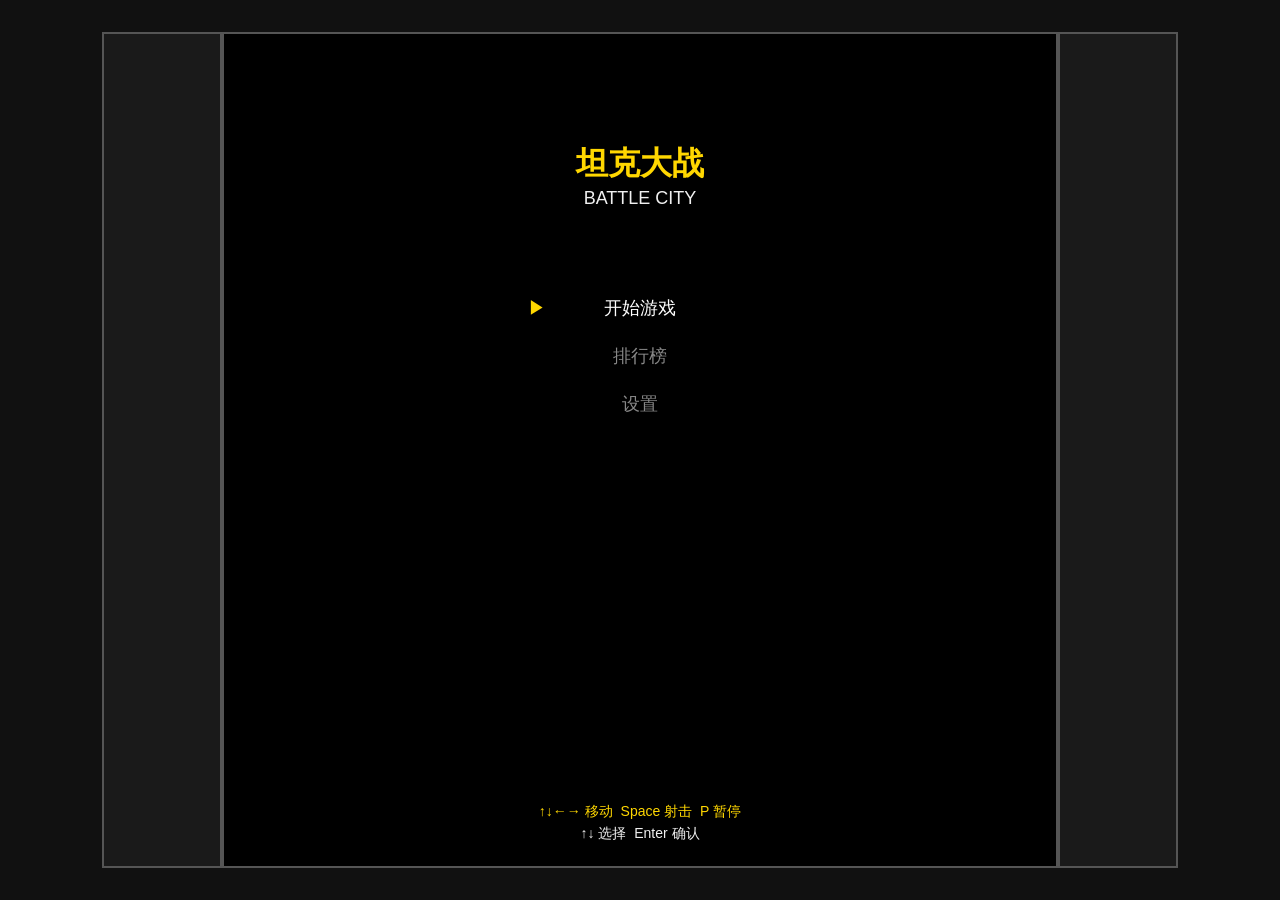
<file: games/tank-battle/index.html>
<!DOCTYPE html>
<html lang="zh-CN">
<head>
<meta charset="UTF-8">
<meta name="viewport" content="width=device-width, initial-scale=1.0">
<title>坦克大战 - Battle City</title>
<style>
* { margin: 0; padding: 0; box-sizing: border-box; }
body {
  background: #111;
  width: 100vw;
  height: 100vh;
  overflow: hidden;
  font-family: monospace;
}
#gameContainer {
  display: flex;
  align-items: flex-start;
  position: fixed;
  left: 50%;
  top: 50%;
  transform-origin: center;
}
#gameCanvas {
  display: block;
  width: 832px;
  height: 832px;
  flex: 0 0 auto;
  border: 2px solid #555;
  image-rendering: pixelated;
  image-rendering: crisp-edges;
  box-sizing: content-box;
}
#leftPanel, #rightPanel {
  width: 120px;
  height: 836px;
  flex: 0 0 120px;
  background: #1a1a1a;
  border: 2px solid #555;
  padding: 10px;
  display: flex;
  flex-direction: column;
  align-items: center;
  overflow: hidden;
}
.enemy-grid {
  display: grid;
  grid-template-columns: repeat(4, 16px);
  gap: 4px;
  justify-content: center;
}
.enemy-icon {
  width: 16px;
  height: 16px;
  background: #888;
}
.enemy-overflow {
  color: #F0F0F0;
  font-size: 18px;
  line-height: 1.4;
  text-align: center;
}
.enemy-count {
  color: #FFD700;
  font-size: 16px;
}
.enemy-status {
  display: flex;
  align-items: flex-start;
  justify-content: center;
  gap: 4px;
  width: 100%;
}
.enemy-progress {
  position: relative;
  width: 16px;
  height: 180px;
  flex: 0 0 16px;
  overflow: hidden;
  background: #222;
  border: 1px solid #666;
}
.enemy-progress-fill {
  position: absolute;
  right: 0;
  bottom: 0;
  left: 0;
  background: #D44;
}
.enemy-progress-percent {
  margin-top: 8px;
  color: #FFD700;
  font-size: 14px;
}
.enemy-progress-label {
  margin-top: 3px;
  color: #F0F0F0;
  font-size: 11px;
  white-space: nowrap;
}
#controlsHint { display: none; }
</style>
</head>
<body>
<div id="gameContainer">
  <div id="leftPanel"></div>
  <canvas id="gameCanvas"></canvas>
  <div id="rightPanel"></div>
</div>
<div id="controlsHint" style="text-align:center;margin-top:4px;"></div>

<script src="data/maps.js"></script>
<script>
"use strict";

// ===== CONSTANTS =====
const C = {
  // Grid
  COLS: 26,
  ROWS: 26,
  TILE: 32,          // base tile size in pixels (HD)
  SCALE: 1,          // no CSS scaling needed at 32px tiles
  STAGE_W: 26 * 32,  // 832 pixels
  STAGE_H: 26 * 32,

  // Directions
  UP: 0, RIGHT: 1, DOWN: 2, LEFT: 3,
  DX: [0, 1, 0, -1],
  DY: [-1, 0, 1, 0],

  // Game
  FPS: 60,
  TANK_SIZE: 32,
  BOSS_SIZE: 64,
  BULLET_SIZE: 8,
  POWERUP_SIZE: 32,

  // Terrain codes
  T_EMPTY: 0, T_BRICK: 1, T_STEEL: 2, T_WATER: 3,
  T_TREE: 4, T_ICE: 5, T_BASE: 9,

  // Player (speeds doubled for 32px tiles)
  P_SPEED: [0, 4.5, 5.2, 5.8, 6.5],  // speed per level (index 0 unused)
  P_BULLET_SPEED: [0, 10.0, 12.0, 12.0, 14.0],
  P_MAX_BULLETS: [0, 3, 3, 4, 4],
  P_INIT_LIVES: 8,

  // Enemy types: [name, color, hp, speed, bulletSpeed, aiLevel] (speeds doubled for 32px tiles)
  E_TYPES: {
    basic:   { name: 'basic',   color: '#888', hp: 1, speed: 1.6, bulletSpeed: 4.0, minStage: 1 },
    fast:    { name: 'fast',    color: '#ddd', hp: 1, speed: 3.6, bulletSpeed: 5.0, minStage: 3 },
    power:   { name: 'power',   color: '#4a4', hp: 2, speed: 2.0, bulletSpeed: 6.0, minStage: 5 },
    armor:   { name: 'armor',   color: '#da3', hp: 4, speed: 1.4, bulletSpeed: 4.0, minStage: 8 },
    elite:   { name: 'elite',   color: '#d44', hp: 3, speed: 2.4, bulletSpeed: 5.0, minStage: 12 },
  },

  // Power-up types
  PU_STAR: 0, PU_BOMB: 1, PU_SHOVEL: 2, PU_HELMET: 3,
  PU_CLOCK: 4, PU_TANK: 5, PU_SPREAD: 6, PU_MISSILE: 7,
  PU_SPEED: 8, PU_SHIELD: 9,
  PU_DURATION: 10000, // ms, power-up stays on field
  PU_NAMES: ['star','bomb','shovel','helmet','clock','tank','spread','missile','speed','shield'],

  // Colors
  COL_BG: '#000',
  COL_BRICK: '#8B4513',
  COL_STEEL: '#C0C0C0',
  COL_WATER: '#4488CC',
  COL_TREE: '#228B22',
  COL_ICE: '#ADD8E6',
  COL_BASE_OK: '#FFD700',
  COL_BASE_DEAD: '#555',
  COL_PLAYER: '#FFD700',
  COL_TEXT: '#FFF',
  COL_HUD_BG: '#1a1a1a',
};

// ===== LEVEL NAMES =====
const LEVEL_NAMES = [
  '初阵',       // 1
  '前哨站',     // 2
  '丛林突击',   // 3
  '河岸防线',   // 4
  '钢铁堡垒',   // 5  (Boss)
  '街巷混战',   // 6
  '桥头堡',     // 7
  '碉堡群',     // 8
  '铁路线',     // 9
  '重装要塞',   // 10 (Boss)
  '谷地伏击',   // 11
  '沙漠风暴',   // 12
  '废墟之城',   // 13
  '密林深处',   // 14
  '暗夜奇袭',   // 15 (Boss)
  '双重包围',   // 16
  '水坝之战',   // 17
  '弹药库',     // 18
  '雪山隘口',   // 19
  '铁幕壁垒',   // 20 (Boss)
  '游击战',     // 21
  '突围行动',   // 22
  '地堡迷宫',   // 23
  '火线冲锋',   // 24
  '猛虎之巢',   // 25 (Boss)
  '悬崖要道',   // 26
  '沼泽地带',   // 27
  '据点争夺',   // 28
  '工业基地',   // 29
  '钢铁洪流',   // 30 (Boss)
  '破晓之战',   // 31
  '断桥残影',   // 32
  '要塞外围',   // 33
  '最后防线',   // 34
  '经典终章',   // 35 (Boss)
  '迷宫入口',   // 36
  '迂回之路',   // 37
  '蛇形走廊',   // 38
  '迷宫深处',   // 39
  '迷宫之心',   // 40 (Boss)
  '开阔平原',   // 41
  '无遮之战',   // 42
  '奔袭千里',   // 43
  '河川天险',   // 44
  '渡河战役',   // 45 (Boss)
  '岛屿之争',   // 46
  '水路纵横',   // 47
  '浮桥攻势',   // 48
  '深渊水域',   // 49
  '海王之怒',   // 50 (Boss)
  '钢墙铁壁',   // 51
  '要塞入侵',   // 52
  '核心区域',   // 53
  '地下通道',   // 54
  '混合战场',   // 55 (Boss)
  '焦土作战',   // 56
  '多线作战',   // 57
  '环形防线',   // 58
  '交叉火力',   // 59
  '终极试炼',   // 60 (Boss)
  '绝境逢生',   // 61
  '以寡敌众',   // 62
  '四面楚歌',   // 63
  '背水一战',   // 64
  '龙之巢穴',   // 65 (Boss)
  '暗影行动',   // 66
  '猎杀时刻',   // 67
  '钢铁收割',   // 68
  '黎明突袭',   // 69
  '暴风前线',   // 70 (Boss)
  '烈焰走廊',   // 71
  '死亡迷阵',   // 72
  '无限战场',   // 73
  '全地形战',   // 74
  '传奇之战',   // 75 (Boss)
  '逆风翻盘',   // 76
  '绝命逃亡',   // 77
  '天罗地网',   // 78
  '最终序曲',   // 79
  '永恒之城',   // 80 (Boss)
];

// ===== UTILS =====
function clamp(v, lo, hi) { return Math.max(lo, Math.min(hi, v)); }
function randInt(lo, hi) { return lo + Math.floor(Math.random() * (hi - lo + 1)); }
function randFloat(lo, hi) { return lo + Math.random() * (hi - lo); }
function rectOverlap(a, b) {
  return a.x < b.x + b.w && a.x + a.w > b.x && a.y < b.y + b.h && a.y + a.h > b.y;
}
function tileToPixel(t) { return t * C.TILE; }
function pixelToTile(p) { return Math.floor(p / C.TILE); }
function speak(text) {
  const map = {
    'great': 'sounds/kill.mp3',
    'oh oh': 'sounds/death.mp3',
    'stageClear': 'sounds/过关.mp3',
    'baseDestroyed': 'sounds/偷家.mp3',
  };
  const url = map[text] || 'sounds/death.mp3';
  const a = new window.Audio(url);
  a.volume = 0.8;
  a.play().catch(() => {});
}

// ===== SPRITES =====
const Sprites = {
  atlas: {},  // key: 'player_0_0' (entity_direction_frame) → offscreen canvas

  // Define a sprite from a 2D array of hex colors ('.' = transparent)
  // If pscale > 1, each pixel in the array is drawn as a pscale x pscale block
  define(key, pixels, size, pscale) {
    pscale = pscale || 1;
    size = size || C.TILE;
    const c = document.createElement('canvas');
    c.width = size; c.height = size;
    const ctx = c.getContext('2d');
    for (let y = 0; y < pixels.length; y++) {
      for (let x = 0; x < pixels[y].length; x++) {
        if (pixels[y][x] !== '.') {
          ctx.fillStyle = pixels[y][x];
          ctx.fillRect(x * pscale, y * pscale, pscale, pscale);
        }
      }
    }
    this.atlas[key] = c;
  },

  draw(ctx, key, x, y) {
    const sprite = this.atlas[key];
    if (sprite) ctx.drawImage(sprite, Math.round(x), Math.round(y));
  },

  init() {
    this._buildTerrain();
    this._buildPlayerTanks();
    this._buildEnemyTanks();
    this._buildBullets();
    this._buildPowerUps();
    this._buildExplosions();
    this._buildBase();
    this._buildMisc();
  },

  // --- TERRAIN SPRITES (16x16 arrays, drawn at 2x scale = 32x32) ---
  _buildTerrain() {
    const B = '#8B4513'; // brick
    const BD = '#6B3410';
    const S = '#C0C0C0'; // steel
    const SD = '#888';
    const W = '#4488CC'; // water
    const WL = '#66AAEE';
    const T = '#228B22'; // tree
    const TD = '#1A6B1A';
    const I = '#ADD8E6'; // ice
    const IL = '#C8E8F8';

    // Brick wall - 4 sub-blocks pattern
    const brick = [
      [B,B,B,B,B,B,B,'.',B,B,B,B,B,B,B,'.'],
      [B,BD,BD,BD,B,B,B,'.',B,BD,BD,BD,B,B,B,'.'],
      [B,BD,BD,BD,B,B,B,'.',B,BD,BD,BD,B,B,B,'.'],
      [B,B,B,B,B,B,B,'.',B,B,B,B,B,B,B,'.'],
      ['.',B,B,B,B,B,B,'.','.',B,B,B,B,B,B,'.'],
      ['.',B,BD,BD,BD,B,B,'.','.',B,BD,BD,BD,B,B,'.'],
      ['.',B,BD,BD,BD,B,B,'.','.',B,BD,BD,BD,B,B,'.'],
      ['.',B,B,B,B,B,B,'.','.',B,B,B,B,B,B,'.'],
      [B,B,B,B,B,B,B,'.',B,B,B,B,B,B,B,'.'],
      [B,BD,BD,BD,B,B,B,'.',B,BD,BD,BD,B,B,B,'.'],
      [B,BD,BD,BD,B,B,B,'.',B,BD,BD,BD,B,B,B,'.'],
      [B,B,B,B,B,B,B,'.',B,B,B,B,B,B,B,'.'],
      ['.',B,B,B,B,B,B,'.','.',B,B,B,B,B,B,'.'],
      ['.',B,BD,BD,BD,B,B,'.','.',B,BD,BD,BD,B,B,'.'],
      ['.',B,BD,BD,BD,B,B,'.','.',B,BD,BD,BD,B,B,'.'],
      ['.',B,B,B,B,B,B,'.','.',B,B,B,B,B,B,'.'],
    ];
    this.define('terrain_brick', brick, C.TILE, 2);

    // Steel wall
    const steel = [
      [S,S,S,S,S,S,S,S,S,S,S,S,S,S,S,S],
      [S,SD,S,S,S,S,S,S,S,S,S,S,S,S,SD,S],
      [S,S,S,S,S,SD,S,S,S,S,SD,S,S,S,S,S],
      [S,S,S,S,S,S,S,S,S,S,S,S,S,S,S,S],
      [S,S,S,SD,S,S,S,S,S,S,S,S,SD,S,S,S],
      [S,S,S,S,S,S,S,S,S,S,S,S,S,S,S,S],
      [S,S,S,S,S,S,S,SD,S,S,S,S,S,S,S,S],
      [S,S,S,S,S,S,S,S,S,S,S,S,S,S,S,S],
      [S,SD,S,S,S,S,S,S,S,S,S,S,S,S,SD,S],
      [S,S,S,S,S,SD,S,S,S,S,SD,S,S,S,S,S],
      [S,S,S,S,S,S,S,S,S,S,S,S,S,S,S,S],
      [S,S,S,SD,S,S,S,S,S,S,S,S,SD,S,S,S],
      [S,S,S,S,S,S,S,S,S,S,S,S,S,S,S,S],
      [S,S,S,S,S,S,S,SD,S,S,S,S,S,S,S,S],
      [S,S,S,S,S,S,S,S,S,S,S,S,S,S,S,S],
      [S,S,S,S,S,S,S,S,S,S,S,S,S,S,S,S],
    ];
    this.define('terrain_steel', steel, C.TILE, 2);

    // Water
    const water = [
      [W,W,W,W,W,W,W,W,W,W,W,W,W,W,W,W],
      [W,WL,W,W,W,WL,W,W,W,WL,W,W,W,WL,W,W],
      [W,W,W,W,W,W,W,W,W,W,W,W,W,W,W,W],
      [WL,W,W,W,WL,W,W,W,WL,W,W,W,WL,W,W,W],
      [W,W,W,W,W,W,W,W,W,W,W,W,W,W,W,W],
      [W,WL,W,W,W,WL,W,W,W,WL,W,W,W,WL,W,W],
      [W,W,W,W,W,W,W,W,W,W,W,W,W,W,W,W],
      [WL,W,W,W,WL,W,W,W,WL,W,W,W,WL,W,W,W],
      [W,W,W,W,W,W,W,W,W,W,W,W,W,W,W,W],
      [W,WL,W,W,W,WL,W,W,W,WL,W,W,W,WL,W,W],
      [W,W,W,W,W,W,W,W,W,W,W,W,W,W,W,W],
      [WL,W,W,W,WL,W,W,W,WL,W,W,W,WL,W,W,W],
      [W,W,W,W,W,W,W,W,W,W,W,W,W,W,W,W],
      [W,WL,W,W,W,WL,W,W,W,WL,W,W,W,WL,W,W],
      [W,W,W,W,W,W,W,W,W,W,W,W,W,W,W,W],
      [WL,W,W,W,WL,W,W,W,WL,W,W,W,WL,W,W,W],
    ];
    this.define('terrain_water', water, C.TILE, 2);

    // Tree
    const tree = [
      ['.',T,T,'.','.',T,T,'.','.','.',T,T,'.','.',T,T,'.'],
      [T,T,T,T,T,T,T,T,T,T,T,T,T,T,T,T],
      [T,TD,T,TD,T,T,TD,T,T,TD,T,T,TD,T,T,TD,T],
      [T,T,T,T,T,T,T,T,T,T,T,T,T,T,T,T],
      [T,T,TD,T,T,T,T,TD,T,T,T,TD,T,T,T,T,T],
      ['.',T,T,T,T,T,T,T,T,T,T,T,T,T,T,'.'],
      ['.',T,TD,T,T,TD,T,T,T,T,TD,T,T,TD,T,'.','.'],
      ['.','.',T,T,T,T,T,T,T,T,T,T,T,T,'.','.','.'],
      ['.',T,T,'.','.',T,T,'.','.','.',T,T,'.','.',T,T,'.'],
      [T,T,T,T,T,T,T,T,T,T,T,T,T,T,T,T],
      [T,TD,T,TD,T,T,TD,T,T,TD,T,T,TD,T,T,TD,T],
      [T,T,T,T,T,T,T,T,T,T,T,T,T,T,T,T],
      [T,T,TD,T,T,T,T,TD,T,T,T,TD,T,T,T,T,T],
      ['.',T,T,T,T,T,T,T,T,T,T,T,T,T,T,'.'],
      ['.',T,TD,T,T,TD,T,T,T,T,TD,T,T,TD,T,'.','.'],
      ['.','.',T,T,T,T,T,T,T,T,T,T,T,T,'.','.','.'],
    ];
    this.define('terrain_tree', tree, C.TILE, 2);

    // Ice
    const ice = [
      [I,I,I,I,I,I,I,I,I,I,I,I,I,I,I,I],
      [I,IL,I,I,IL,I,I,I,I,IL,I,I,IL,I,I,I],
      [I,I,I,I,I,I,I,I,I,I,I,I,I,I,I,I],
      [I,IL,I,I,I,I,IL,I,I,I,I,IL,I,I,I,I],
      [I,I,I,I,I,I,I,I,I,I,I,I,I,I,I,I],
      [I,I,IL,I,I,I,I,I,I,I,I,I,I,IL,I,I],
      [I,I,I,I,I,I,I,I,I,I,I,I,I,I,I,I],
      [I,IL,I,I,IL,I,I,I,I,IL,I,I,IL,I,I,I],
      [I,I,I,I,I,I,I,I,I,I,I,I,I,I,I,I],
      [I,IL,I,I,I,I,IL,I,I,I,I,IL,I,I,I,I],
      [I,I,I,I,I,I,I,I,I,I,I,I,I,I,I,I],
      [I,I,IL,I,I,I,I,I,I,I,I,I,I,IL,I,I],
      [I,I,I,I,I,I,I,I,I,I,I,I,I,I,I,I],
      [I,IL,I,I,IL,I,I,I,I,IL,I,I,IL,I,I,I],
      [I,I,I,I,I,I,I,I,I,I,I,I,I,I,I,I],
      [I,IL,I,I,I,I,IL,I,I,I,I,IL,I,I,I,I],
    ];
    this.define('terrain_ice', ice, C.TILE, 2);
  },

  // --- PLAYER TANK SPRITES (32x32) ---
  _buildPlayerTanks() {
    // Player tanks: 4 levels × 4 directions × 2 animation frames
    // Bright, distinctive colors that contrast with all enemies
    const levelColors = ['#00E5FF', '#4488FF', '#AA44FF', '#FF44AA'];
    const DK = ['#009DB8', '#2266CC', '#7722CC', '#CC2288'];

    for (let lv = 0; lv < 4; lv++) {
      const c = levelColors[lv];
      const d = DK[lv];
      for (let dir = 0; dir < 4; dir++) {
        for (let frame = 0; frame < 2; frame++) {
          const pixels = this._makeTankPixels(c, d, dir, frame);
          this.define(`player_${lv}_${dir}_${frame}`, pixels);
        }
      }
    }
  },

  _makeTankPixels(mainC, darkC, dir, frame) {
    // Create a 32x32 tank sprite
    const px = Array.from({length:32}, () => Array(32).fill('.'));
    const M = mainC, D = darkC, G = '#FFF'; // gun barrel — bright white for visibility

    // Treads (columns 0-3 and 28-31, 4px wide)
    const treadPat = frame === 0
      ? [D,D,D,'.',D,D,D,'.',D,D,D,'.',D,D,D,'.',D,D,D,'.',D,D,D,'.',D,D,D,'.',D,D,D,'.',D]
      : ['.',D,D,D,'.',D,D,D,'.',D,D,D,'.',D,D,D,'.',D,D,D,'.',D,D,D,'.',D,D,D,'.',D,D,D];
    for (let y = 0; y < 32; y++) {
      px[y][0] = D; px[y][1] = D; px[y][2] = treadPat[y]; px[y][3] = treadPat[y];
      px[y][28] = treadPat[y]; px[y][29] = treadPat[y]; px[y][30] = D; px[y][31] = D;
    }
    // Body (columns 4-27)
    for (let y = 4; y < 28; y++) {
      for (let x = 4; x < 28; x++) {
        px[y][x] = M;
      }
    }
    // Turret center detail (12x12 area)
    for (let y = 10; y < 22; y++) {
      for (let x = 10; x < 22; x++) {
        px[y][x] = D;
      }
    }
    // Gun barrel (6px wide, extends further for clear direction)
    if (dir === C.UP) {
      for (let y = 0; y < 12; y++) { px[y][13] = G; px[y][14] = G; px[y][15] = G; px[y][16] = G; px[y][17] = G; px[y][18] = G; }
    } else if (dir === C.DOWN) {
      for (let y = 20; y < 32; y++) { px[y][13] = G; px[y][14] = G; px[y][15] = G; px[y][16] = G; px[y][17] = G; px[y][18] = G; }
    } else if (dir === C.LEFT) {
      for (let x = 0; x < 12; x++) { px[13][x] = G; px[14][x] = G; px[15][x] = G; px[16][x] = G; px[17][x] = G; px[18][x] = G; }
    } else {
      for (let x = 20; x < 32; x++) { px[13][x] = G; px[14][x] = G; px[15][x] = G; px[16][x] = G; px[17][x] = G; px[18][x] = G; }
    }
    return px;
  },

  // --- ENEMY TANK SPRITES (32x32) ---
  _buildEnemyTanks() {
    const types = {
      basic:  { m: '#888', d: '#555' },
      fast:   { m: '#DDD', d: '#E0E0E0' },
      power:  { m: '#4A4', d: '#282' },
      armor:  { m: '#DA3', d: '#A72' },
      elite:  { m: '#D44', d: '#A22' },
    };
    for (const [name, col] of Object.entries(types)) {
      for (let dir = 0; dir < 4; dir++) {
        for (let frame = 0; frame < 2; frame++) {
          const pixels = this._makeTankPixels(col.m, col.d, dir, frame);
          this.define(`enemy_${name}_${dir}_${frame}`, pixels);
        }
      }
    }
    // Boss: 64x64 sprite
    for (let dir = 0; dir < 4; dir++) {
      for (let frame = 0; frame < 2; frame++) {
        const pixels = this._makeBossPixels('#D00', '#900', dir, frame);
        this.define(`boss_${dir}_${frame}`, pixels, C.BOSS_SIZE);
      }
    }
  },

  _makeBossPixels(mainC, darkC, dir, frame) {
    const sz = C.BOSS_SIZE; // 64
    const px = Array.from({length:sz}, () => Array(sz).fill('.'));
    const M = mainC, D = darkC, G = '#DDD';
    const treadPat = frame === 0
      ? [D,D,D,D,'.',D,D,D,D,'.',D,D,D,D,'.',D,D,D,D,'.',D,D,D,D,'.',D,D,D,D,'.',D,D,D,D,'.',D,D,D,D,'.',D,D,D,D,'.',D,D,D,D,'.',D,D,D,D,'.',D,D,D,D,'.',D,D,D,D,'.',D,D,D,D,'.',D,D,D,D]
      : ['.',D,D,D,D,'.',D,D,D,D,'.',D,D,D,D,'.',D,D,D,D,'.',D,D,D,D,'.',D,D,D,D,'.',D,D,D,D,'.',D,D,D,D,'.',D,D,D,D,'.',D,D,D,D,'.',D,D,D,D,'.',D,D,D,D,'.',D,D,D,D,'.',D,D,D,D,'.'];
    for (let y = 0; y < sz; y++) {
      for (let x = 0; x < 6; x++) { px[y][x] = x < 2 ? D : treadPat[y]; }
      for (let x = sz-6; x < sz; x++) { px[y][x] = x >= sz-2 ? D : treadPat[y]; }
    }
    for (let y = 8; y < sz-8; y++) {
      for (let x = 8; x < sz-8; x++) { px[y][x] = M; }
    }
    for (let y = 16; y < sz-16; y++) {
      for (let x = 16; x < sz-16; x++) { px[y][x] = D; }
    }
    // Gun barrel (8px wide)
    if (dir === C.UP) { for (let y = 2; y < 20; y++) { for (let x = 28; x < 36; x++) if(x<sz) px[y][x]=G; } }
    else if (dir === C.DOWN) { for (let y = sz-20; y < sz-2; y++) { for (let x = 28; x < 36; x++) if(x<sz) px[y][x]=G; } }
    else if (dir === C.LEFT) { for (let x = 2; x < 20; x++) { for (let y = 28; y < 36; y++) if(y<sz) px[y][x]=G; } }
    else { for (let x = sz-20; x < sz-2; x++) { for (let y = 28; y < 36; y++) if(y<sz) px[y][x]=G; } }
    return px;
  },

  // --- BULLET SPRITES (8x8) ---
  _buildBullets() {
    const BC = '#FFF';
    for (let dir = 0; dir < 4; dir++) {
      const px = Array.from({length:8}, () => Array(8).fill('.'));
      // Centered 4x4 bright square with slightly larger core
      for (let y = 2; y < 6; y++) {
        for (let x = 2; x < 6; x++) {
          px[y][x] = BC;
        }
      }
      this.define(`bullet_${dir}`, px, C.BULLET_SIZE);
    }
  },

  // --- POWER-UP SPRITES (32x32) ---
  _buildPowerUps() {
    const puColors = ['#FFD700','#FF4400','#AABBCC','#FFD700',
                      '#44AAFF','#FF4466','#FF8844','#FF0000',
                      '#44FF44','#8888FF'];
    for (let i = 0; i < 10; i++) {
      const px = Array.from({length:16}, () => Array(16).fill('#8B0000'));
      const col = puColors[i];
      // Draw a simple icon shape in the center
      for (let y = 4; y < 12; y++) {
        for (let x = 4; x < 12; x++) {
          px[y][x] = col;
        }
      }
      // Border
      for (let y = 0; y < 16; y++) { px[y][0] = '#555'; px[y][15] = '#555'; }
      for (let x = 0; x < 16; x++) { px[0][x] = '#555'; px[15][x] = '#555'; }
      this.define(`powerup_${i}`, px, C.POWERUP_SIZE, 2);
    }
  },

  // --- EXPLOSION SPRITES (scaled for 32px tiles) ---
  _buildExplosions() {
    const frames = 5;
    for (let f = 0; f < frames; f++) {
      const size = 32 + f * 8;
      const px = Array.from({length:size}, () => Array(size).fill('.'));
      const cx = Math.floor(size / 2);
      const radius = 4 + f * 4;
      const colors = ['#FF4400', '#FF8800', '#FFCC00', '#FFFFFF'];
      for (let y = 0; y < size; y++) {
        for (let x = 0; x < size; x++) {
          const dist = Math.abs(x - cx) + Math.abs(y - cx);
          if (dist <= radius) {
            const ci = Math.min(Math.floor(dist / Math.max(1, radius / 4)), 3);
            px[y][x] = colors[ci];
          }
        }
      }
      this.define(`explosion_${f}`, px, size);
    }
  },

  // --- BASE SPRITE (16x16 array drawn at 2x = 32x32) ---
  _buildBase() {
    const G = C.COL_BASE_OK;
    const eagle = [
      [0,0,0,0,0,0,1,1,1,1,0,0,0,0,0,0],
      [0,0,0,0,0,1,1,1,1,1,1,0,0,0,0,0],
      [0,0,0,0,1,1,0,1,1,0,1,1,0,0,0,0],
      [0,0,0,0,1,1,0,1,1,0,1,1,0,0,0,0],
      [0,0,0,0,0,1,1,1,1,1,1,0,0,0,0,0],
      [0,0,0,0,0,0,1,0,0,1,0,0,0,0,0,0],
      [0,0,0,0,0,1,1,0,0,1,1,0,0,0,0,0],
      [0,0,0,0,1,1,1,0,0,1,1,1,0,0,0,0],
      [0,0,0,1,1,1,1,0,0,1,1,1,1,0,0,0],
      [0,0,1,1,1,1,1,0,0,1,1,1,1,1,0,0],
      [0,1,1,1,1,1,0,0,0,0,1,1,1,1,1,0],
      [0,1,1,1,1,0,0,0,0,0,0,1,1,1,1,0],
      [0,0,1,1,1,0,0,0,0,0,0,1,1,1,0,0],
      [0,0,0,1,1,0,0,0,0,0,0,1,1,0,0,0],
      [0,0,0,0,1,1,0,0,0,0,1,1,0,0,0,0],
      [0,0,0,0,0,1,1,1,1,1,1,0,0,0,0,0],
    ];
    // Base OK
    const px = Array.from({length:16}, () => Array(16).fill('.'));
    for (let y = 0; y < 16; y++) {
      for (let x = 0; x < 16; x++) {
        if (eagle[y][x]) px[y][x] = G;
      }
    }
    this.define('base_ok', px, C.TILE, 2);
    // Base destroyed: grey version
    for (let y = 0; y < 16; y++) {
      for (let x = 0; x < 16; x++) {
        if (px[y][x] !== '.') px[y][x] = C.COL_BASE_DEAD;
      }
    }
    this.define('base_dead', px, C.TILE, 2);
  },

  // --- MISC SPRITES (16x16 arrays drawn at 2x = 32x32) ---
  _buildMisc() {
    // Spawn flash star (8-pointed star)
    const px = Array.from({length:16}, () => Array(16).fill('.'));
    const W = '#FFFFFF';
    for (let i = 0; i < 16; i++) { px[7][i] = W; px[8][i] = W; px[i][7] = W; px[i][8] = W; }
    px[4][4]=W; px[4][11]=W; px[11][4]=W; px[11][11]=W;
    px[5][5]=W; px[5][10]=W; px[10][5]=W; px[10][10]=W;
    this.define('spawn_star', px, C.TILE, 2);
    // Shield effect (circle outline)
    const sp = Array.from({length:16}, () => Array(16).fill('.'));
    const SC = 'rgba(100,200,255,0.5)';
    for (let a = 0; a < 360; a += 10) {
      const x = Math.round(7.5 + 6 * Math.cos(a * Math.PI / 180));
      const y = Math.round(7.5 + 6 * Math.sin(a * Math.PI / 180));
      if (x >= 0 && x < 16 && y >= 0 && y < 16) sp[y][x] = SC;
    }
    this.define('shield', sp, C.TILE, 2);
  },
};

// ===== INPUT =====
const Input = {
  keys: {},
  justPressed: {},
  init() {
    window.addEventListener('keydown', e => {
      if (!this.keys[e.code]) this.justPressed[e.code] = true;
      this.keys[e.code] = true;
      if (['ArrowUp','ArrowDown','ArrowLeft','ArrowRight','Space'].includes(e.code)) e.preventDefault();
    });
    window.addEventListener('keyup', e => { this.keys[e.code] = false; });
  },
  isDown(code) { return !!this.keys[code]; },
  wasPressed(code) { return !!this.justPressed[code]; },
  clearFrame() { this.justPressed = {}; },
};

// ===== AUDIO =====
const Audio = {
  ctx: null,
  sfxGain: null,
  bgmGain: null,
  enabled: true,

  init() {
    try {
      this.ctx = new (window.AudioContext || window.webkitAudioContext)();
      this.sfxGain = this.ctx.createGain();
      this.sfxGain.connect(this.ctx.destination);
      this.bgmGain = this.ctx.createGain();
      this.bgmGain.connect(this.ctx.destination);
      this.setVolumes();
    } catch(e) { this.enabled = false; }
  },

  setVolumes() {
    if (!this.enabled) return;
    this.sfxGain.gain.value = UI.settings.sfxVolume;
    this.bgmGain.gain.value = UI.settings.bgmVolume;
  },

  resume() {
    if (this.ctx && this.ctx.state === 'suspended') this.ctx.resume();
  },

  // Play a simple tone burst
  playTone(freq, duration, type, vol) {
    if (!this.enabled) return;
    this.resume();
    const osc = this.ctx.createOscillator();
    const gain = this.ctx.createGain();
    osc.type = type || 'square';
    osc.frequency.value = freq;
    gain.gain.value = (vol || 0.3) * UI.settings.sfxVolume;
    gain.gain.exponentialRampToValueAtTime(0.001, this.ctx.currentTime + duration);
    osc.connect(gain);
    gain.connect(this.ctx.destination);
    osc.start(this.ctx.currentTime);
    osc.stop(this.ctx.currentTime + duration);
  },

  // Sound effects
  shoot()      { this.playTone(880, 0.08, 'square', 0.2); },
  shootStrong(){ this.playTone(440, 0.12, 'sawtooth', 0.25); },
  explode()    { this.noiseBurst(0.2, 0.3); },
  explodeBig() { this.noiseBurst(0.4, 0.5); },
  hit()        { this.playTone(200, 0.05, 'square', 0.15); },
  powerUp()    { this.playTone(523, 0.1, 'square', 0.2); setTimeout(() => this.playTone(784, 0.15, 'square', 0.2), 100); },
  levelUp()    { [523,659,784].forEach((f,i) => setTimeout(() => this.playTone(f, 0.15, 'square', 0.25), i * 100)); },
  menuSelect() { this.playTone(660, 0.05, 'square', 0.15); },
  menuConfirm(){ this.playTone(880, 0.1, 'square', 0.2); },
  gameOver()   { [440,330,220].forEach((f,i) => setTimeout(() => this.playTone(f, 0.3, 'square', 0.25), i * 200)); },
  bulletWall() { this.playTone(150, 0.03, 'square', 0.1); },
  bulletSteel(){ this.playTone(400, 0.05, 'triangle', 0.15); },

  noiseBurst(duration, vol) {
    if (!this.enabled) return;
    this.resume();
    const bufferSize = this.ctx.sampleRate * duration;
    const buffer = this.ctx.createBuffer(1, bufferSize, this.ctx.sampleRate);
    const data = buffer.getChannelData(0);
    for (let i = 0; i < bufferSize; i++) {
      data[i] = (Math.random() * 2 - 1) * (1 - i / bufferSize); // decay
    }
    const source = this.ctx.createBufferSource();
    source.buffer = buffer;
    const gain = this.ctx.createGain();
    gain.gain.value = vol * UI.settings.sfxVolume;
    source.connect(gain);
    gain.connect(this.ctx.destination);
    source.start();
  },

  // Simple BGM loop
  bgmPlaying: false,
  bgmOsc: null,
  startBGM() {
    if (!this.enabled || this.bgmPlaying) return;
    this.bgmPlaying = true;
    this._bgmLoop();
  },
  stopBGM() {
    this.bgmPlaying = false;
  },
  _bgmLoop() {
    if (!this.bgmPlaying) return;
    // Simple 8-bit melody loop
    const melody = [262,294,330,349,392,349,330,294,262,247,220,247,262,294,330,349];
    let i = 0;
    const play = () => {
      if (!this.bgmPlaying) return;
      this.playTone(melody[i % melody.length], 0.15, 'square', 0.08);
      i++;
      setTimeout(play, 180);
    };
    play();
  },
};

// ===== SAVE =====
// (Filled in Task 12)

// ===== MAP =====
const GameMap = {
  grid: null,           // 26×26 array of terrain codes
  brickHP: null,        // 26×26 array, brick sub-block HP (0-4, 4=full)
  baseAlive: true,

  load(stageIndex) {
    this.baseAlive = true;
    const data = MAPS[stageIndex % MAPS.length];
    this.grid = [];
    this.brickHP = [];
    for (let r = 0; r < C.ROWS; r++) {
      this.grid[r] = [];
      this.brickHP[r] = [];
      for (let c = 0; c < C.COLS; c++) {
        const ch = data[r] ? parseInt(data[r][c]) || 0 : 0;
        this.grid[r][c] = ch;
        this.brickHP[r][c] = ch === C.T_BRICK ? 4 : 0;
      }
    }
    // Protect exposed base tiles: replace eagle-wing 9s with brick walls,
    // only keep the core 2x2 base at row 24-25, cols 12-13
    this.protectExposedBase();
    // Strengthen base protection: reinforce brick walls near base with extra HP
    this.reinforceBase();
  },

  get(r, c) {
    if (r < 0 || r >= C.ROWS || c < 0 || c >= C.COLS) return C.T_STEEL; // out of bounds = solid
    return this.grid[r][c];
  },

  isSolid(r, c) {
    const t = this.get(r, c);
    return t === C.T_BRICK || t === C.T_STEEL || t === C.T_WATER || t === C.T_BASE;
  },

  // Check if a rectangle (pixel coords) collides with solid terrain
  collides(x, y, w, h) {
    const r1 = pixelToTile(y), r2 = pixelToTile(y + h - 1);
    const c1 = pixelToTile(x), c2 = pixelToTile(x + w - 1);
    for (let r = r1; r <= r2; r++) {
      for (let c = c1; c <= c2; c++) {
        if (this.isSolid(r, c)) return true;
      }
    }
    return false;
  },

  // Bullet hits terrain at pixel (x,y). Returns: 'none','brick','steel','base'
  bulletHit(bx, by, power) {
    const r = pixelToTile(by);
    const c = pixelToTile(bx);
    const t = this.get(r, c);
    if (t === C.T_BRICK) {
      this.destroyBrick(r, c);
      return 'brick';
    }
    if (t === C.T_STEEL) {
      if (power >= 4) { // Lv4 can destroy steel
        this.grid[r][c] = C.T_EMPTY;
        return 'brick'; // same visual effect
      }
      return 'steel';
    }
    if (t === C.T_BASE && this.baseAlive) {
      this.baseAlive = false;
      this.grid[r][c] = C.T_EMPTY;
      return 'base';
    }
    return 'none';
  },

  destroyBrick(r, c) {
    if (this.get(r, c) === C.T_BRICK) {
      this.grid[r][c] = C.T_EMPTY;
    }
  },

  // Temporarily fortify base surroundings (shovel power-up)
  fortifyBase(isSteel) {
    // Base is at row 24-25, cols 12-13. Surround with brick/steel.
    const br = 23, bc = 11; // top-left of base wall ring
    const wallType = isSteel ? C.T_STEEL : C.T_BRICK;
    for (let r = br; r <= br+3; r++) {
      for (let c = bc; c <= bc+4; c++) {
        if (r < 0 || r >= C.ROWS || c < 0 || c >= C.COLS) continue;
        if (r === br || r === br+3 || c === bc || c === bc+4) {
          if (this.get(r, c) !== C.T_BASE) {
            this.grid[r][c] = wallType;
          }
        }
      }
    }
  },

  // Replace exposed base tiles (eagle wings) with brick walls
  // Only keep the core 2x2 base at rows 24-25, cols 12-13
  protectExposedBase() {
    for (let r = 0; r < C.ROWS; r++) {
      for (let c = 0; c < C.COLS; c++) {
        if (this.grid[r][c] === C.T_BASE) {
          // Check if this is the core base (rows 24-25, cols 12-13)
          const isCore = (r === 24 || r === 25) && (c === 12 || c === 13);
          if (!isCore) {
            // Replace exposed base tile with brick
            this.grid[r][c] = C.T_BRICK;
            this.brickHP[r][c] = 8;
          }
        }
      }
    }
  },

  // Reinforce base walls: keep brick but boost HP so enemies take longer to break through
  reinforceBase() {
    // Scan entire bottom area near base and reinforce all bricks
    for (let r = 22; r < C.ROWS; r++) {
      for (let c = 0; c < C.COLS; c++) {
        if (this.grid[r][c] === C.T_BRICK) {
          this.brickHP[r][c] = 8; // double HP (normal brick = 4)
        }
      }
    }
  },

  render(ctx) {
    // Layer 1: ground + terrain (except trees)
    for (let r = 0; r < C.ROWS; r++) {
      for (let c = 0; c < C.COLS; c++) {
        const t = this.grid[r][c];
        const x = tileToPixel(c);
        const y = tileToPixel(r);
        if (t === C.T_EMPTY) continue;
        if (t === C.T_ICE) {
          Sprites.draw(ctx, 'terrain_ice', x, y);
        } else if (t === C.T_BRICK) {
          Sprites.draw(ctx, 'terrain_brick', x, y);
        } else if (t === C.T_STEEL) {
          Sprites.draw(ctx, 'terrain_steel', x, y);
        } else if (t === C.T_WATER) {
          Sprites.draw(ctx, 'terrain_water', x, y);
        } else if (t === C.T_BASE) {
          Sprites.draw(ctx, this.baseAlive ? 'base_ok' : 'base_dead', x, y);
        }
      }
    }
  },

  // Trees render on a separate pass (above tanks)
  renderTrees(ctx) {
    for (let r = 0; r < C.ROWS; r++) {
      for (let c = 0; c < C.COLS; c++) {
        if (this.grid[r][c] === C.T_TREE) {
          Sprites.draw(ctx, 'terrain_tree', tileToPixel(c), tileToPixel(r));
        }
      }
    }
  },
};

// ===== ENTITY =====

class Bullet {
  constructor(x, y, dir, speed, owner, power) {
    this.x = x; this.y = y;
    this.dir = dir;
    this.speed = speed;
    this.owner = owner; // 'player' or 'enemy'
    this.power = power || 1;
    this.alive = true;
    this.w = C.BULLET_SIZE;
    this.h = C.BULLET_SIZE;
  }

  update() {
    this.x += C.DX[this.dir] * this.speed;
    this.y += C.DY[this.dir] * this.speed;
    // Out of bounds
    if (this.x < 0 || this.x > C.STAGE_W - this.w || this.y < 0 || this.y > C.STAGE_H - this.h) {
      this.alive = false;
      return;
    }
    // Terrain collision
    const cx = this.x + this.w / 2;
    const cy = this.y + this.h / 2;
    const hit = GameMap.bulletHit(cx, cy, this.power);
    if (hit !== 'none') {
      this.alive = false;
      if (hit === 'brick') Audio.bulletWall();
      if (hit === 'steel') Audio.bulletSteel();
      // Spawn small explosion at impact point
      if (hit === 'base') {
        Engine.onBaseDestroyed();
      }
    }
  }

  render(ctx) {
    Sprites.draw(ctx, `bullet_${this.dir}`, this.x, this.y);
  }

  getRect() { return { x: this.x, y: this.y, w: this.w, h: this.h }; }
}

class Explosion {
  constructor(x, y, size) {
    this.x = x; this.y = y;
    this.size = size || 'small'; // small, medium, large
    this.frame = 0;
    this.maxFrame = 5;
    this.timer = 0;
    this.frameDur = 3; // ticks per frame
    this.alive = true;
  }

  update() {
    this.timer++;
    if (this.timer >= this.frameDur) {
      this.timer = 0;
      this.frame++;
      if (this.frame >= this.maxFrame) this.alive = false;
    }
  }

  render(ctx) {
    const spr = Sprites.atlas[`explosion_${this.frame}`];
    if (spr) {
      const ox = this.x - spr.width / 2;
      const oy = this.y - spr.height / 2;
      ctx.drawImage(spr, Math.round(ox), Math.round(oy));
    }
  }
}

class PowerUp {
  constructor(x, y, type) {
    this.x = x; this.y = y;
    this.type = type;
    this.alive = true;
    this.timer = 0;
    this.maxTimer = C.PU_DURATION / (1000 / C.FPS); // convert ms to ticks
    this.blinkTimer = 0;
  }

  update() {
    this.timer++;
    this.blinkTimer++;
    if (this.timer >= this.maxTimer) this.alive = false;
  }

  render(ctx) {
    // Blink when about to expire (last 3 seconds)
    const remaining = this.maxTimer - this.timer;
    if (remaining < 180 && Math.floor(this.blinkTimer / 8) % 2 === 0) return;
    Sprites.draw(ctx, `powerup_${this.type}`, this.x, this.y);
  }

  getRect() { return { x: this.x, y: this.y, w: C.POWERUP_SIZE, h: C.POWERUP_SIZE }; }
}

// ===== PLAYER =====
const Player = {
  x: 0, y: 0,
  dir: C.UP,
  level: 1,         // 1-4 weapon level
  lives: C.P_INIT_LIVES,
  alive: true,
  invincible: false,
  invincibleTimer: 0,
  shieldHP: 0,       // from skill tree defense Lv1
  spawnTimer: 0,
  moving: false,
  animFrame: 0,
  animTimer: 0,
  shootCooldown: 0,
  bullets: [],
  // Timed power-up states
  spreadShots: 0,
  hasMissile: false,
  speedBoost: false,
  speedBoostTimer: 0,
  shieldAbsorb: false,

  // Skill tree state (modified by skill system later)
  skills: { fire: 0, defense: 0, mobility: 0 },

  reset() {
    this.level = 1;
    this.lives = C.P_INIT_LIVES;
    this.alive = true;
    this.invincible = false;
    this.shieldHP = 0;
    this.skills = { fire: 0, defense: 0, mobility: 0 };
  },

  spawn() {
    // Spawn at bottom center-left
    this.x = tileToPixel(8);
    this.y = tileToPixel(24);
    this.dir = C.UP;
    this.alive = true;
    this.invincible = true;
    this.invincibleTimer = 120; // 2 seconds at 60fps
    this.spawnTimer = 120;
    this.moving = false;
    this.bullets = [];
    this.shootCooldown = 0;
    this.spreadShots = 0;
    this.hasMissile = false;
    this.speedBoost = false;
    this.speedBoostTimer = 0;
    this.shieldAbsorb = false;
    // Reset shield HP from skill tree
    this.shieldHP = this.skills.defense >= 1 ? 1 : 0;
  },

  getSpeed() {
    let spd = C.P_SPEED[this.level];
    if (this.skills.mobility >= 1) spd *= 1.15;
    if (this.speedBoost) spd *= 2;
    return spd;
  },

  getBulletSpeed() {
    let spd = C.P_BULLET_SPEED[this.level];
    if (this.skills.fire >= 1) spd *= 1.15;
    return spd;
  },

  getMaxBullets() {
    return C.P_MAX_BULLETS[this.level];
  },

  getShootCooldown() {
    let cd = 3; // base cooldown in ticks
    if (this.skills.fire >= 2) cd = Math.max(1, Math.floor(cd * 0.8));
    return cd;
  },

  update() {
    if (!this.alive) return;

    // Spawn protection animation
    if (this.spawnTimer > 0) {
      this.spawnTimer--;
      if (this.spawnTimer <= 0) {
        this.invincible = false;
      }
    }

    // Invincibility countdown
    if (this.invincible && this.spawnTimer <= 0) {
      this.invincibleTimer--;
      if (this.invincibleTimer <= 0) this.invincible = false;
    }

    // Speed boost countdown
    if (this.speedBoost) {
      this.speedBoostTimer--;
      if (this.speedBoostTimer <= 0) this.speedBoost = false;
    }

    // Movement
    this.moving = false;
    let nx = this.x, ny = this.y;
    const spd = this.getSpeed();

    if (Input.isDown('ArrowUp'))    { this.dir = C.UP;    ny -= spd; this.moving = true; }
    else if (Input.isDown('ArrowDown'))  { this.dir = C.DOWN;  ny += spd; this.moving = true; }
    else if (Input.isDown('ArrowLeft'))  { this.dir = C.LEFT;  nx -= spd; this.moving = true; }
    else if (Input.isDown('ArrowRight')) { this.dir = C.RIGHT; nx += spd; this.moving = true; }

    // Snap to grid perpendicular axis for smooth lane movement
    if (this.dir === C.UP || this.dir === C.DOWN) {
      // Snap X to nearest 16-pixel boundary (half-tile)
      const targetX = Math.round(this.x / 16) * 16;
      if (nx !== this.x) {
        // Changing direction, snap
      } else {
        nx = this.x + (targetX - this.x) * 0.25;
      }
    } else {
      const targetY = Math.round(this.y / 16) * 16;
      if (ny !== this.y) {
        // Changing direction, snap
      } else {
        ny = this.y + (targetY - this.y) * 0.25;
      }
    }

    // Collision check
    nx = clamp(nx, 0, C.STAGE_W - C.TANK_SIZE);
    ny = clamp(ny, 0, C.STAGE_H - C.TANK_SIZE);
    if (!GameMap.collides(nx, ny, C.TANK_SIZE, C.TANK_SIZE) && !this.collidesWithTanks(nx, ny)) {
      this.x = nx;
      this.y = ny;
    }

    // Animation
    if (this.moving) {
      this.animTimer++;
      if (this.animTimer >= 6) {
        this.animTimer = 0;
        this.animFrame = 1 - this.animFrame;
      }
    }

    // Shooting
    if (this.shootCooldown > 0) this.shootCooldown--;
    if ((Input.isDown('Space') || Input.isDown('KeyJ')) && this.shootCooldown <= 0) {
      const activeBullets = this.bullets.filter(b => b.alive).length;
      if (activeBullets < this.getMaxBullets()) {
        this.shoot();
        this.shootCooldown = this.getShootCooldown();
      }
    }

    // Update bullets
    for (const b of this.bullets) {
      if (b.alive) b.update();
    }
    this.bullets = this.bullets.filter(b => b.alive);
  },

  shoot() {
    Audio.shoot();
    const cx = this.x + C.TANK_SIZE / 2;
    const cy = this.y + C.TANK_SIZE / 2;
    const speed = this.getBulletSpeed();
    const power = this.level;

    if (this.hasMissile) {
      // Missile: pierces through bricks
      const bx = cx + C.DX[this.dir] * (C.TANK_SIZE / 2) - C.BULLET_SIZE / 2;
      const by = cy + C.DY[this.dir] * (C.TANK_SIZE / 2) - C.BULLET_SIZE / 2;
      const b = new Bullet(bx, by, this.dir, speed, 'player', power);
      b.pierce = true; // custom flag for missile
      this.bullets.push(b);
      this.hasMissile = false;
      return;
    }

    if (this.spreadShots > 0) {
      // Spread: 3 bullets in a fan
      const dirs = [this.dir, (this.dir + 3) % 4, (this.dir + 1) % 4];
      for (const d of dirs) {
        const bx = cx + C.DX[d] * (C.TANK_SIZE / 2) - C.BULLET_SIZE / 2;
        const by = cy + C.DY[d] * (C.TANK_SIZE / 2) - C.BULLET_SIZE / 2;
        this.bullets.push(new Bullet(bx, by, d, speed, 'player', power));
      }
      this.spreadShots--;
    } else {
      const bx = cx + C.DX[this.dir] * (C.TANK_SIZE / 2) - C.BULLET_SIZE / 2;
      const by = cy + C.DY[this.dir] * (C.TANK_SIZE / 2) - C.BULLET_SIZE / 2;
      this.bullets.push(new Bullet(bx, by, this.dir, speed, 'player', power));
    }
  },

  collidesWithTanks(nx, ny) {
    // Check collision with enemy tanks
    for (const e of Engine.enemies) {
      if (!e.alive) continue;
      if (rectOverlap(
        { x: nx, y: ny, w: C.TANK_SIZE, h: C.TANK_SIZE },
        { x: e.x, y: e.y, w: e.size, h: e.size }
      )) return true;
    }
    return false;
  },

  hit() {
    if (this.invincible) return;
    // Shield absorb from power-up
    if (this.shieldAbsorb) {
      this.shieldAbsorb = false;
      this.invincible = true;
      this.invincibleTimer = 60;
      return;
    }
    // Shield HP from skill tree
    if (this.shieldHP > 0) {
      this.shieldHP--;
      this.invincible = true;
      this.invincibleTimer = 60;
      return;
    }
    // Dodge from skill tree
    if (this.skills.defense >= 4 && Math.random() < 0.2) return;

    // Downgrade level
    if (this.level > 1) {
      this.level--;
      this.invincible = true;
      this.invincibleTimer = 90;
    } else {
      // Lose a life
      this.die();
    }
  },

  die() {
    this.lives--;
    Audio.explodeBig();
    speak('oh oh');
    Engine.explosions.push(new Explosion(
      this.x + C.TANK_SIZE / 2,
      this.y + C.TANK_SIZE / 2,
      'medium'
    ));
    Particles.emit(this.x + C.TANK_SIZE / 2, this.y + C.TANK_SIZE / 2, 10, '#FFD700', 2, 25);
    if (this.lives <= 0) {
      this.alive = false;
      Engine.onPlayerDead();
    } else {
      // Respawn
      this.spawn();
    }
  },

  render(ctx) {
    if (!this.alive) return;
    // Spawn flash
    if (this.spawnTimer > 0 && Math.floor(this.spawnTimer / 4) % 2 === 0) {
      Sprites.draw(ctx, 'spawn_star', this.x, this.y);
      return;
    }
    // Draw tank
    const lv = this.level - 1;
    Sprites.draw(ctx, `player_${lv}_${this.dir}_${this.animFrame}`, this.x, this.y);
    // Invincibility shield
    if (this.invincible && Math.floor(Date.now() / 100) % 2 === 0) {
      Sprites.draw(ctx, 'shield', this.x, this.y);
    }
    // Draw bullets
    for (const b of this.bullets) {
      if (b.alive) b.render(ctx);
    }
  },

  getRect() { return { x: this.x, y: this.y, w: C.TANK_SIZE, h: C.TANK_SIZE }; },

  applyPowerUp(type) {
    Audio.powerUp();
    switch (type) {
      case C.PU_STAR:
        if (this.level < 4) this.level++;
        break;
      case C.PU_BOMB:
        // Kill all on-screen enemies
        for (const e of Engine.enemies) {
          if (e.alive) {
            e.alive = false;
            Engine.explosions.push(new Explosion(e.x + e.size/2, e.y + e.size/2, 'medium'));
            Engine.addScore(e.typeDef.hp * 50);
            Engine.kills++;
            Engine.addXP(e.xpValue || 10);
          }
        }
        break;
      case C.PU_SHOVEL:
        GameMap.fortifyBase(true);
        // Schedule revert after 10 seconds
        setTimeout(() => { if (Engine.state === 'playing') GameMap.fortifyBase(false); }, 10000);
        break;
      case C.PU_HELMET:
        this.invincible = true;
        this.invincibleTimer = 600; // 10 seconds
        break;
      case C.PU_CLOCK:
        Engine.freezeEnemies = 300; // 5 seconds
        break;
      case C.PU_TANK:
        this.lives++;
        break;
      case C.PU_SPREAD:
        this.spreadShots = 3;
        break;
      case C.PU_MISSILE:
        this.hasMissile = true;
        break;
      case C.PU_SPEED:
        this.speedBoost = true;
        this.speedBoostTimer = 600; // 10 seconds
        break;
      case C.PU_SHIELD:
        this.shieldAbsorb = true;
        break;
    }
  },
};

// ===== ENEMY =====
class EnemyTank {
  constructor(x, y, typeDef, stage) {
    this.x = x; this.y = y;
    this.typeDef = typeDef;
    this.hp = typeDef.hp;
    this.speed = typeDef.speed;
    this.bulletSpeed = typeDef.bulletSpeed;
    this.dir = C.DOWN;
    this.alive = true;
    this.size = C.TANK_SIZE;
    this.isBoss = false;
    this.moving = true;
    this.animFrame = 0;
    this.animTimer = 0;
    this.bullets = [];
    this.shootCooldown = 0;
    this.shootInterval = 60 + randInt(0, 60);
    this.dirChangeTimer = randInt(60, 180);
    this.spawnTimer = 60;
    this.dropsPowerUp = Math.random() < 0.35; // 35% chance to drop power-up
    this.xpValue = {basic:10,fast:15,power:20,armor:30,elite:40}[typeDef.name] || 10;
    // AI
    this.aiLevel = this.calcAILevel(stage);
    this.targetDir = this.dir;
    this.stuckTimer = 0;
    this.lastX = x;
    this.lastY = y;
  }

  calcAILevel(stage) {
    if (stage <= 4) return 0;
    if (stage <= 9) return 1;
    if (stage <= 14) return 2;
    return 3;
  }

  update() {
    if (this.spawnTimer > 0) { this.spawnTimer--; return; }

    // AI decision
    this.aiUpdate();

    // Movement
    if (this.moving) {
      const nx = this.x + C.DX[this.dir] * this.speed;
      const ny = this.y + C.DY[this.dir] * this.speed;
      const cnx = clamp(nx, 0, C.STAGE_W - this.size);
      const cny = clamp(ny, 0, C.STAGE_H - this.size);
      const blocked = GameMap.collides(cnx, cny, this.size, this.size) ||
                      this.collidesWithTanks(cnx, cny) ||
                      (Player.alive && rectOverlap(
                        {x:cnx, y:cny, w:this.size, h:this.size},
                        Player.getRect()
                      ));
      if (!blocked) {
        this.x = cnx; this.y = cny;
      } else {
        this.stuckTimer++;
        if (this.stuckTimer > 15) {
          this.changeDir();
          this.stuckTimer = 0;
        }
      }
    }

    // Check if stuck
    if (Math.abs(this.x - this.lastX) < 0.1 && Math.abs(this.y - this.lastY) < 0.1) {
      this.stuckTimer++;
    } else {
      this.stuckTimer = 0;
    }
    this.lastX = this.x;
    this.lastY = this.y;

    // Shooting
    if (this.shootCooldown > 0) this.shootCooldown--;
    if (this.shootCooldown <= 0 && this.shouldShoot()) {
      this.shoot();
      this.shootCooldown = this.shootInterval;
    }

    // Update bullets
    for (const b of this.bullets) {
      if (b.alive) b.update();
    }
    this.bullets = this.bullets.filter(b => b.alive);
  }

  aiUpdate() {
    this.dirChangeTimer--;
    if (this.dirChangeTimer <= 0 || this.stuckTimer > 30) {
      this.changeDir();
      this.dirChangeTimer = randInt(60, 180);
    }
  }

  changeDir() {
    // Base: random direction
    const dirs = [C.UP, C.DOWN, C.LEFT, C.RIGHT];

    if (this.aiLevel === 0) {
      this.dir = dirs[randInt(0, 3)];
    } else if (this.aiLevel === 1) {
      // 30% chance toward base (down)
      if (Math.random() < 0.3) {
        this.dir = C.DOWN;
      } else {
        this.dir = dirs[randInt(0, 3)];
      }
    } else if (this.aiLevel === 2) {
      // Aim at player 50%, base 30%, random 20%
      const r = Math.random();
      if (r < 0.5 && Player.alive) {
        this.dir = this.dirToward(Player.x, Player.y);
      } else if (r < 0.8) {
        this.dir = C.DOWN; // toward base
      } else {
        this.dir = dirs[randInt(0, 3)];
      }
    } else {
      // Expert: aim at player 70%, base 20%, flank 10%
      const r = Math.random();
      if (r < 0.7 && Player.alive) {
        this.dir = this.dirToward(Player.x, Player.y);
      } else if (r < 0.9) {
        this.dir = this.dirToward(C.STAGE_W / 2, C.STAGE_H);
      } else {
        this.dir = dirs[randInt(0, 3)];
      }
    }
  }

  dirToward(tx, ty) {
    const dx = tx - this.x;
    const dy = ty - this.y;
    if (Math.abs(dx) > Math.abs(dy)) {
      return dx > 0 ? C.RIGHT : C.LEFT;
    }
    return dy > 0 ? C.DOWN : C.UP;
  }

  shouldShoot() {
    if (this.aiLevel === 0) return Math.random() < 0.02;
    if (this.aiLevel === 1) {
      // 50% chance to shoot toward player
      if (Player.alive && this.isAlignedWith(Player.x, Player.y)) return true;
      return Math.random() < 0.03;
    }
    // Level 2+: shoot when aligned with player or base
    if (Player.alive && this.isAlignedWith(Player.x, Player.y)) return Math.random() < 0.15;
    if (this.isAlignedWith(C.STAGE_W / 2, C.STAGE_H - C.TILE)) return Math.random() < 0.1;
    return Math.random() < 0.04;
  }

  isAlignedWith(tx, ty) {
    const margin = C.TANK_SIZE;
    if (this.dir === C.UP || this.dir === C.DOWN) {
      return Math.abs(this.x - tx) < margin;
    }
    return Math.abs(this.y - ty) < margin;
  }

  shoot() {
    const cx = this.x + this.size / 2;
    const cy = this.y + this.size / 2;
    const bx = cx + C.DX[this.dir] * (this.size / 2) - C.BULLET_SIZE / 2;
    const by = cy + C.DY[this.dir] * (this.size / 2) - C.BULLET_SIZE / 2;
    this.bullets.push(new Bullet(bx, by, this.dir, this.bulletSpeed, 'enemy', 1));
  }

  collidesWithTanks(nx, ny) {
    for (const e of Engine.enemies) {
      if (e === this || !e.alive) continue;
      if (rectOverlap({x:nx,y:ny,w:this.size,h:this.size}, e.getRect())) return true;
    }
    return false;
  }

  renderAnim() {
    if (this.moving) {
      this.animTimer++;
      if (this.animTimer >= 8) { this.animTimer = 0; this.animFrame = 1 - this.animFrame; }
    }
  }

  render(ctx) {
    if (this.spawnTimer > 0) {
      if (Math.floor(this.spawnTimer / 4) % 2 === 0) {
        Sprites.draw(ctx, 'spawn_star', this.x, this.y);
      }
      return;
    }
    // Flashing if drops power-up
    const name = this.typeDef.name;
    Sprites.draw(ctx, `enemy_${name}_${this.dir}_${this.animFrame}`, this.x, this.y);
    if (this.dropsPowerUp && Math.floor(Date.now() / 200) % 2 === 0) {
      ctx.fillStyle = 'rgba(255,0,0,0.3)';
      ctx.fillRect(this.x, this.y, this.size, this.size);
    }
    // Boss HP bar rendered by HUD
    for (const b of this.bullets) if (b.alive) b.render(ctx);
  }

  getRect() { return { x: this.x, y: this.y, w: this.size, h: this.size }; }
}

class BossTank extends EnemyTank {
  constructor(x, y, stage) {
    super(x, y, { name:'armor', color:'#D00', hp: 10 + stage, speed: 1.2, bulletSpeed: 5.0, minStage:1 }, stage);
    this.size = C.BOSS_SIZE;
    this.isBoss = true;
    this.hp = 10 + stage;
    this.dropsPowerUp = true;
    this.xpValue = 100;
    this.shootInterval = 40;
    this.burstCooldown = 0;
  }

  update() {
    super.update();
    // Boss special: burst fire
    if (this.burstCooldown > 0) this.burstCooldown--;
    if (this.burstCooldown <= 0 && this.spawnTimer <= 0) {
      if (Math.random() < 0.01) {
        this.burstFire();
        this.burstCooldown = 120;
      }
    }
  }

  burstFire() {
    // Fire 3 bullets in a spread
    const cx = this.x + this.size / 2;
    const cy = this.y + this.size / 2;
    const dirs = [this.dir, (this.dir + 3) % 4, (this.dir + 1) % 4];
    for (const d of dirs) {
      const bx = cx + C.DX[d] * (this.size / 2) - C.BULLET_SIZE / 2;
      const by = cy + C.DY[d] * (this.size / 2) - C.BULLET_SIZE / 2;
      this.bullets.push(new Bullet(bx, by, d, this.bulletSpeed, 'enemy', 1));
    }
  }

  render(ctx) {
    if (this.spawnTimer > 0) {
      if (Math.floor(this.spawnTimer / 4) % 2 === 0) {
        Sprites.draw(ctx, 'spawn_star', this.x, this.y);
      }
      return;
    }
    Sprites.draw(ctx, `boss_${this.dir}_${this.animFrame}`, this.x, this.y);
    for (const b of this.bullets) if (b.alive) b.render(ctx);
  }
}

// ===== AI =====
// AI logic is embedded within EnemyTank class methods (aiUpdate, changeDir, shouldShoot)

// ===== PARTICLE =====
const Particles = {
  list: [],

  emit(x, y, count, color, speed, life) {
    for (let i = 0; i < count; i++) {
      const angle = Math.random() * Math.PI * 2;
      const spd = speed * (0.5 + Math.random());
      this.list.push({
        x, y,
        vx: Math.cos(angle) * spd,
        vy: Math.sin(angle) * spd,
        life: life || 30,
        maxLife: life || 30,
        color: color || '#FF8800',
        size: 1 + Math.random() * 2,
      });
    }
  },

  update() {
    for (const p of this.list) {
      p.x += p.vx;
      p.y += p.vy;
      p.vx *= 0.95;
      p.vy *= 0.95;
      p.life--;
    }
    this.list = this.list.filter(p => p.life > 0);
  },

  render(ctx) {
    for (const p of this.list) {
      const alpha = p.life / p.maxLife;
      ctx.globalAlpha = alpha;
      ctx.fillStyle = p.color;
      ctx.fillRect(Math.round(p.x), Math.round(p.y), Math.ceil(p.size), Math.ceil(p.size));
    }
    ctx.globalAlpha = 1;
  },

  clear() { this.list = []; },
};

// ===== HUD =====
const HUD = {
  render(ctx) {
    // This renders the side panels using DOM manipulation
    this.updateLeftPanel();
    this.updateRightPanel();
  },

  updateLeftPanel() {
    const panel = document.getElementById('leftPanel');
    const remaining = Engine.enemiesLeft + Engine.enemies.filter(e => e.alive).length;
    const total = Math.max(Engine.totalEnemies, remaining, 1);
    const remainingPct = Math.round(remaining / total * 100);
    const maxEnemyIcons = 32;
    let html = '<div style="color:#F0F0F0;font-size:16px;margin-bottom:8px;text-align:center;">ENEMY</div>';
    html += '<div class="enemy-status"><div>';
    if (remaining > maxEnemyIcons) {
      html += `<div class="enemy-overflow">…<div class="enemy-count">× ${remaining}</div></div>`;
    } else {
      html += '<div class="enemy-grid">';
      for (let i = 0; i < remaining; i++) {
        html += '<div class="enemy-icon"></div>';
      }
      html += '</div>';
    }
    html += `</div><div class="enemy-progress" title="剩余 ${remaining} / ${total}">
      <div class="enemy-progress-fill" style="height:${remainingPct}%"></div>
    </div></div>
    <div class="enemy-progress-percent">${remainingPct}%</div>
    <div class="enemy-progress-label">剩余 ${remaining} / ${total}</div>`;
    panel.innerHTML = html;
  },

  updateRightPanel() {
    const panel = document.getElementById('rightPanel');
    const xpNeeded = 100 * (Engine.skillPoints + 1);
    const xpPct = Math.min(100, Math.floor(Engine.xp / xpNeeded * 100));
    let html = `
      <div style="color:#FFD700;font-size:16px;text-align:center;">ST ${Engine.stage}</div>
      <div style="color:#FFF;font-size:16px;margin-top:10px;">♥ ${Player.lives}</div>
      <div style="color:#FFD700;font-size:16px;margin-top:6px;">Lv ${Player.level}</div>
      <div style="margin-top:6px;width:90px;height:10px;background:#333;border:1px solid #555;">
        <div style="width:${xpPct}%;height:100%;background:#4A4;"></div>
      </div>
      <div style="color:#F0F0F0;font-size:12px;margin-top:2px;">XP ${Engine.xp}/${xpNeeded}</div>
      <div style="color:#FFF;font-size:16px;margin-top:10px;">${Engine.score}</div>
      <div style="color:#F0F0F0;font-size:12px;">SCORE</div>
    `;
    // Skill overview
    html += `
      <div style="margin-top:14px;color:#F0F0F0;font-size:12px;">SKILLS</div>
      <div style="color:#F44;font-size:13px;">🔫${Player.skills.fire}</div>
      <div style="color:#4AF;font-size:13px;">🛡${Player.skills.defense}</div>
      <div style="color:#4F4;font-size:13px;">⚡${Player.skills.mobility}</div>
    `;
    // Controls hint (moved into right panel)
    html += `
      <div style="margin-top:auto;padding-top:10px;border-top:1px solid #FFD700;width:100%;">
        <div style="color:#FFD700;font-size:11px;text-align:center;">操作</div>
        <div style="color:#FFF;font-size:10px;margin-top:3px;"><span style="color:#0FF;">↑↓←→</span> 移动</div>
        <div style="color:#FFF;font-size:10px;margin-top:1px;"><span style="color:#0FF;">Space</span> 射击</div>
        <div style="color:#FFF;font-size:10px;margin-top:1px;"><span style="color:#0FF;">P</span> 暂停</div>
        <div style="color:#FFF;font-size:10px;margin-top:1px;"><span style="color:#0FF;">T</span> 技能树</div>
      </div>
    `;
    // Boss HP bar
    const boss = Engine.enemies.find(e => e.isBoss && e.alive);
    if (boss) {
      const maxHP = 10 + Engine.stage;
      const pct = Math.floor(boss.hp / maxHP * 100);
      html += `
        <div style="margin-top:14px;color:#F44;font-size:13px;">BOSS</div>
        <div style="width:90px;height:12px;background:#333;border:1px solid #F00;">
          <div style="width:${pct}%;height:100%;background:#F44;"></div>
        </div>
      `;
    }
    panel.innerHTML = html;
  },
};

// ===== UI =====
const UI = {
  menuIndex: 0,
  menuItems: ['开始游戏', '继续游戏', '排行榜', '设置'],
  settings: {
    sfxVolume: 0.7,
    bgmVolume: 0.5,
    keyBindings: {
      up: 'ArrowUp', down: 'ArrowDown', left: 'ArrowLeft', right: 'ArrowRight',
      shoot: 'Space', pause: 'KeyP',
    },
  },
  hasSave: false,
  leaderboard: [],
  nameInput: '',
  nameInputActive: false,
  // Multi-save slot state
  slotIndex: 0,
  slotMode: null,         // 'new' | 'load' | null
  slotNameInput: '',
  slotConfirmDelete: -1,
  // Level select state
  levelSelectIndex: 0,
  levelSelectScroll: 0,

  init() {
    this.loadSettings();
    this.loadLeaderboard();
    this._loadSavesArray();
    this.hasSave = this._getSaves().some(s => s !== null);
  },

  loadSettings() {
    try {
      const s = JSON.parse(localStorage.getItem('tankBattle_settings'));
      if (s) Object.assign(this.settings, s);
    } catch(e) {}
  },

  saveSettings() {
    localStorage.setItem('tankBattle_settings', JSON.stringify(this.settings));
  },

  loadLeaderboard() {
    try {
      this.leaderboard = JSON.parse(localStorage.getItem('tankBattle_records')) || [];
    } catch(e) { this.leaderboard = []; }
  },

  saveLeaderboard() {
    localStorage.setItem('tankBattle_records', JSON.stringify(this.leaderboard.slice(0, 10)));
  },

  _getSaves() {
    try {
      return JSON.parse(localStorage.getItem('tankBattle_saves')) || new Array(6).fill(null);
    } catch(e) { return new Array(6).fill(null); }
  },

  _setSaves(saves) {
    localStorage.setItem('tankBattle_saves', JSON.stringify(saves));
  },

  _loadSavesArray() {
    const saves = this._getSaves();
    if (saves.every(s => s === null)) {
      try {
        const old = JSON.parse(localStorage.getItem('tankBattle_save'));
        if (old) {
          saves[0] = { ...old, name: 'OLD', date: new Date().toLocaleDateString() };
          this._setSaves(saves);
          localStorage.removeItem('tankBattle_save');
        }
      } catch(e) {}
    }
  },

  addRecord(name, score, stage, kills) {
    this.leaderboard.push({ name, score, stage, kills, date: new Date().toLocaleDateString() });
    this.leaderboard.sort((a,b) => b.score - a.score);
    this.leaderboard = this.leaderboard.slice(0, 10);
    this.saveLeaderboard();
  },

  saveGame() {
    if (Engine.currentSlot < 0) return;
    const saves = this._getSaves();
    const existing = saves[Engine.currentSlot];
    const data = {
      name: existing ? existing.name : 'AAA',
      stage: Engine.stage,
      lives: Player.lives,
      level: Player.level,
      xp: Engine.xp,
      skillPoints: Engine.skillPoints,
      skills: Player.skills,
      totalScore: Engine.score,
      kills: Engine.kills,
      date: new Date().toLocaleDateString(),
    };
    saves[Engine.currentSlot] = data;
    this._setSaves(saves);
    this.hasSave = true;
  },

  loadGame(slotIndex) {
    try {
      const saves = this._getSaves();
      const data = saves[slotIndex];
      if (!data) return false;
      Engine.currentSlot = slotIndex;
      Engine.stage = data.stage;
      Engine.score = data.totalScore || 0;
      Engine.kills = data.kills || 0;
      Engine.xp = data.xp || 0;
      Engine.skillPoints = data.skillPoints || 0;
      Engine._goSnd = false;
      Engine._goAutoSaved = false;
      Player.lives = data.lives;
      Player.level = data.level;
      Player.skills = data.skills || { fire: 0, defense: 0, mobility: 0 };
      Player.reset();
      Player.lives = data.lives;
      Player.level = data.level;
      Player.skills = data.skills || { fire: 0, defense: 0, mobility: 0 };
      Engine.loadStage();
      return true;
    } catch(e) { return false; }
  },

  renderMenu(ctx) {
    ctx.fillStyle = C.COL_BG;
    ctx.fillRect(0, 0, C.STAGE_W, C.STAGE_H);

    // Title
    ctx.fillStyle = '#FFD700';
    ctx.font = 'bold 32px Arial, sans-serif';
    ctx.textAlign = 'center';
    ctx.fillText('坦克大战', C.STAGE_W / 2, 140);
    ctx.fillStyle = '#F0F0F0';
    ctx.font = '18px Arial, sans-serif';
    ctx.fillText('BATTLE CITY', C.STAGE_W / 2, 170);

    // Menu items
    const items = this.hasSave ? this.menuItems : this.menuItems.filter((_,i) => i !== 1);
    for (let i = 0; i < items.length; i++) {
      const y = 280 + i * 48;
      if (i === this.menuIndex) {
        ctx.fillStyle = '#FFD700';
        ctx.fillText('▶ ', C.STAGE_W / 2 - 100, y);
      }
      ctx.fillStyle = i === this.menuIndex ? '#FFF' : '#888';
      ctx.fillText(items[i], C.STAGE_W / 2, y);
    }

    // Controls hint
    ctx.fillStyle = '#FFD700';
    ctx.font = '14px Arial, sans-serif';
    ctx.fillText('↑↓←→ 移动  Space 射击  P 暂停', C.STAGE_W / 2, C.STAGE_H - 50);
    ctx.fillStyle = '#F0F0F0';
    ctx.fillText('↑↓ 选择  Enter 确认', C.STAGE_W / 2, C.STAGE_H - 28);
  },

  updateMenu() {
    const items = this.hasSave ? this.menuItems : this.menuItems.filter((_,i) => i !== 1);
    if (Input.wasPressed('ArrowUp')) { this.menuIndex = (this.menuIndex - 1 + items.length) % items.length; Audio.menuSelect(); }
    if (Input.wasPressed('ArrowDown')) { this.menuIndex = (this.menuIndex + 1) % items.length; Audio.menuSelect(); }
    if (Input.wasPressed('Enter')) {
      Audio.menuConfirm();
      const item = items[this.menuIndex];
      if (item === '开始游戏') { this.slotMode = 'new'; this.slotIndex = 0; Engine.setState('slotSelect'); }
      else if (item === '继续游戏') { this.slotMode = 'load'; this.slotIndex = 0; Engine.setState('slotSelect'); }
      else if (item === '排行榜') { Engine.setState('leaderboard'); }
      else if (item === '设置') { Engine.setState('settings'); }
    }
  },

  renderLeaderboard(ctx) {
    ctx.fillStyle = C.COL_BG;
    ctx.fillRect(0, 0, C.STAGE_W, C.STAGE_H);
    ctx.fillStyle = '#FFD700';
    ctx.font = '22px Arial, sans-serif';
    ctx.textAlign = 'center';
    ctx.fillText('排 行 榜', C.STAGE_W / 2, 50);
    ctx.fillStyle = '#F0F0F0';
    ctx.font = '16px Arial, sans-serif';
    for (let i = 0; i < this.leaderboard.length; i++) {
      const r = this.leaderboard[i];
      const y = 100 + i * 32;
      ctx.fillStyle = i === 0 ? '#FFD700' : '#FFF';
      ctx.textAlign = 'left';
      ctx.fillText(`${i+1}. ${r.name}`, 60, y);
      ctx.fillText(`${r.score}`, 380, y);
      ctx.fillText(`St${r.stage}`, 560, y);
      ctx.fillText(`${r.kills}K`, 680, y);
    }
    ctx.fillStyle = '#E0E0E0';
    ctx.textAlign = 'center';
    ctx.fillText('按 Esc 返回', C.STAGE_W / 2, C.STAGE_H - 30);
  },

  updateLeaderboard() {
    if (Input.wasPressed('Escape') || Input.wasPressed('Enter')) {
      Engine.setState('menu');
    }
  },

  renderSettings(ctx) {
    ctx.fillStyle = C.COL_BG;
    ctx.fillRect(0, 0, C.STAGE_W, C.STAGE_H);
    ctx.fillStyle = '#FFD700';
    ctx.font = '22px Arial, sans-serif';
    ctx.textAlign = 'center';
    ctx.fillText('设 置', C.STAGE_W / 2, 50);
    ctx.fillStyle = '#FFF';
    ctx.font = '16px Arial, sans-serif';
    ctx.textAlign = 'left';
    ctx.fillText(`音效音量: ${Math.round(this.settings.sfxVolume * 100)}%`, 60, 120);
    ctx.fillText(`音乐音量: ${Math.round(this.settings.bgmVolume * 100)}%`, 60, 160);
    ctx.fillText('按 ← → 调整', 60, 220);
    ctx.textAlign = 'center';
    ctx.fillStyle = '#E0E0E0';
    ctx.fillText('按 Esc 返回', C.STAGE_W / 2, C.STAGE_H - 30);
  },

  updateSettings() {
    if (Input.wasPressed('Escape')) {
      this.saveSettings();
      Engine.setState('menu');
    }
    if (Input.wasPressed('ArrowLeft')) {
      this.settings.sfxVolume = Math.max(0, this.settings.sfxVolume - 0.1);
      this.settings.bgmVolume = Math.max(0, this.settings.bgmVolume - 0.1);
      Audio.setVolumes();
    }
    if (Input.wasPressed('ArrowRight')) {
      this.settings.sfxVolume = Math.min(1, this.settings.sfxVolume + 0.1);
      this.settings.bgmVolume = Math.min(1, this.settings.bgmVolume + 0.1);
      Audio.setVolumes();
    }
  },

  renderGameOver(ctx) {
    ctx.fillStyle = 'rgba(0,0,0,0.7)';
    ctx.fillRect(0, 0, C.STAGE_W, C.STAGE_H);
    ctx.fillStyle = '#FF4444';
    ctx.font = '28px Arial, sans-serif';
    ctx.textAlign = 'center';
    ctx.fillText('GAME OVER', C.STAGE_W / 2, 180);

    ctx.fillStyle = '#FFF';
    ctx.font = '16px Arial, sans-serif';
    ctx.fillText(`最终得分: ${Engine.score}`, C.STAGE_W / 2, 240);
    ctx.fillText(`到达关卡: ${Engine.stage}`, C.STAGE_W / 2, 272);
    ctx.fillText(`总击杀: ${Engine.kills}`, C.STAGE_W / 2, 304);

    if (this._goAutoSaved) {
      ctx.fillStyle = '#4F4';
      ctx.fillText('记录已自动保存', C.STAGE_W / 2, 380);
      ctx.fillStyle = '#F0F0F0';
      ctx.fillText('按 Enter 查看排行榜  Esc 返回主菜单', C.STAGE_W / 2, 416);
    } else if (this.nameInputActive) {
      ctx.fillStyle = '#FFD700';
      ctx.fillText('输入名字 (最多20字符):', C.STAGE_W / 2, 380);
      ctx.font = '24px Arial, sans-serif';
      ctx.fillText(this.nameInput + '_', C.STAGE_W / 2, 420);
      ctx.font = '14px Arial, sans-serif';
      ctx.fillStyle = '#F0F0F0';
      ctx.fillText('Shift切换大小写, Enter 确认', C.STAGE_W / 2, 460);
    } else {
      ctx.fillStyle = '#FFD700';
      ctx.fillText('按 Enter 保存记录', C.STAGE_W / 2, 380);
      ctx.fillStyle = '#F0F0F0';
      ctx.fillText('按 Esc 返回主菜单', C.STAGE_W / 2, 416);
    }
  },

  updateGameOver() {
    if (this._goAutoSaved) {
      // Record was auto-saved from save slot name
      if (Input.wasPressed('Enter')) {
        Engine.setState('leaderboard');
      }
      if (Input.wasPressed('Escape')) {
        Engine.setState('menu');
      }
    } else if (this.nameInputActive) {
      // Manual name input (no save slot)
      const shift = Input.isDown('ShiftLeft') || Input.isDown('ShiftRight');
      for (const code of Object.keys(Input.justPressed)) {
        if (code.startsWith('Key') && this.nameInput.length < 20) {
          const ch = code.replace('Key', '');
          this.nameInput += shift ? ch : ch.toLowerCase();
        }
      }
      for (const code of Object.keys(Input.justPressed)) {
        if (code.startsWith('Digit') && this.nameInput.length < 20) {
          const ch = code.replace('Digit', '');
          this.nameInput += shift ? ')!@#$%^&*('.charAt(parseInt(ch)) : ch;
        }
      }
      if (Input.wasPressed('Enter') && this.nameInput.length >= 1) {
        this.addRecord(
          this.nameInput.substring(0, 20),
          Engine.score, Engine.stage, Engine.kills
        );
        this.nameInputActive = false;
        this.nameInput = '';
        Engine.setState('leaderboard');
      }
      if (Input.wasPressed('Backspace')) {
        this.nameInput = this.nameInput.slice(0, -1);
      }
    } else {
      if (Input.wasPressed('Enter')) {
        this.nameInputActive = true;
        this.nameInput = '';
      }
      if (Input.wasPressed('Escape')) {
        Engine.setState('menu');
      }
    }
  },

  // ===== Save Slot UI =====
  renderSlotSelect(ctx) {
    ctx.fillStyle = C.COL_BG;
    ctx.fillRect(0, 0, C.STAGE_W, C.STAGE_H);

    const saves = this._getSaves();
    const title = this.slotMode === 'new' ? '选择存档位' : '读取存档';
    ctx.fillStyle = '#FFD700';
    ctx.font = 'bold 24px Arial, sans-serif';
    ctx.textAlign = 'center';
    ctx.fillText(title, C.STAGE_W / 2, 50);

    // If loading and no saves exist, show message
    const hasAnySave = saves.some(s => s !== null);
    if (this.slotMode === 'load' && !hasAnySave) {
      ctx.fillStyle = '#888';
      ctx.font = '18px Arial, sans-serif';
      ctx.fillText('暂无存档', C.STAGE_W / 2, 400);
    }

    // Render 6 slots in 2×3 grid
    for (let i = 0; i < 6; i++) {
      const col = i % 2;
      const row = Math.floor(i / 2);
      const sx = 60 + col * 380;
      const sy = 100 + row * 110;
      const sw = 350;
      const sh = 90;
      const save = saves[i];

      // Border
      ctx.strokeStyle = i === this.slotIndex ? '#FFD700' : '#555';
      ctx.lineWidth = i === this.slotIndex ? 3 : 1;
      ctx.strokeRect(sx, sy, sw, sh);

      // Selection marker
      if (i === this.slotIndex) {
        ctx.fillStyle = '#FFD700';
        ctx.font = '16px Arial, sans-serif';
        ctx.textAlign = 'left';
        ctx.fillText('▶', sx + 8, sy + 24);
      }

      if (save) {
        // Occupied slot
        ctx.fillStyle = '#FFF';
        ctx.font = 'bold 18px Arial, sans-serif';
        ctx.textAlign = 'left';
        ctx.fillText(save.name, sx + 30, sy + 28);
        ctx.fillStyle = '#E0E0E0';
        ctx.font = '14px Arial, sans-serif';
        ctx.fillText(`Stage ${save.stage}`, sx + 30, sy + 50);
        ctx.fillText(save.date || '', sx + 30, sy + 70);
        // Score on the right
        ctx.fillStyle = '#FFD700';
        ctx.textAlign = 'right';
        ctx.fillText(`${save.totalScore || 0} 分`, sx + sw - 10, sy + 50);
      } else {
        // Empty slot
        ctx.fillStyle = '#888';
        ctx.font = '16px Arial, sans-serif';
        ctx.textAlign = 'center';
        ctx.fillText('空存档', sx + sw / 2, sy + sh / 2 + 6);
      }
    }

    // Bottom hints
    ctx.textAlign = 'center';
    ctx.fillStyle = '#E0E0E0';
    ctx.font = '14px Arial, sans-serif';
    ctx.fillText('↑↓←→ 选择  Enter 确认  Esc 返回', C.STAGE_W / 2, C.STAGE_H - 50);
    ctx.fillText('Delete 删除存档', C.STAGE_W / 2, C.STAGE_H - 28);
  },

  updateSlotSelect() {
    // Navigation in 2×3 grid
    if (Input.wasPressed('ArrowUp')) {
      this.slotIndex = (this.slotIndex - 2 + 6) % 6;
      Audio.menuSelect();
    }
    if (Input.wasPressed('ArrowDown')) {
      this.slotIndex = (this.slotIndex + 2) % 6;
      Audio.menuSelect();
    }
    if (Input.wasPressed('ArrowLeft')) {
      if (this.slotIndex % 2 !== 0) { this.slotIndex--; Audio.menuSelect(); }
    }
    if (Input.wasPressed('ArrowRight')) {
      if (this.slotIndex % 2 === 0 && this.slotIndex + 1 < 6) { this.slotIndex++; Audio.menuSelect(); }
    }

    // Confirm
    if (Input.wasPressed('Enter')) {
      const saves = this._getSaves();
      const save = saves[this.slotIndex];
      if (this.slotMode === 'new') {
        // Empty or occupied: go to name entry (pre-fill existing name)
        this.slotNameInput = save ? save.name : '';
        Audio.menuConfirm();
        Engine.setState('nameEntry');
      } else if (this.slotMode === 'load') {
        if (save !== null) {
          Audio.menuConfirm();
          this.loadGame(this.slotIndex);
        }
      }
    }

    // Delete
    if (Input.wasPressed('Delete') || Input.wasPressed('Backspace')) {
      const saves = this._getSaves();
      if (saves[this.slotIndex] !== null) {
        this.slotConfirmDelete = this.slotIndex;
        Audio.menuSelect();
        Engine.setState('deleteConfirm');
      }
    }

    // Back
    if (Input.wasPressed('Escape')) {
      Audio.menuSelect();
      Engine.setState('menu');
    }
  },

  renderNameEntry(ctx) {
    ctx.fillStyle = C.COL_BG;
    ctx.fillRect(0, 0, C.STAGE_W, C.STAGE_H);

    ctx.fillStyle = '#FFD700';
    ctx.font = 'bold 22px Arial, sans-serif';
    ctx.textAlign = 'center';
    ctx.fillText('输入玩家名称', C.STAGE_W / 2, 200);

    ctx.fillStyle = '#FFF';
    ctx.font = '28px Arial, sans-serif';
    ctx.fillText(this.slotNameInput + '_', C.STAGE_W / 2, 280);

    ctx.fillStyle = '#E0E0E0';
    ctx.font = '14px Arial, sans-serif';
    ctx.fillText('按字母键输入 (最多20字符, Shift切换大小写)', C.STAGE_W / 2, 340);
    ctx.fillText('Enter 确认  Esc 取消', C.STAGE_W / 2, 365);
  },

  updateNameEntry() {
    const shift = Input.isDown('ShiftLeft') || Input.isDown('ShiftRight');
    // Capture letter keys
    for (const code of Object.keys(Input.justPressed)) {
      if (code.startsWith('Key') && this.slotNameInput.length < 20) {
        const ch = code.replace('Key', '');
        this.slotNameInput += shift ? ch : ch.toLowerCase();
      }
    }
    // Capture digit keys
    for (const code of Object.keys(Input.justPressed)) {
      if (code.startsWith('Digit') && this.slotNameInput.length < 20) {
        const ch = code.replace('Digit', '');
        this.slotNameInput += shift ? ')!@#$%^&*('.charAt(parseInt(ch)) : ch;
      }
    }
    if (Input.wasPressed('Backspace')) {
      this.slotNameInput = this.slotNameInput.slice(0, -1);
    }
    if (Input.wasPressed('Enter') && this.slotNameInput.length >= 1) {
      Audio.menuConfirm();
      this.levelSelectIndex = 0;
      this.levelSelectScroll = 0;
      Engine.setState('levelSelect');
    }
    if (Input.wasPressed('Escape')) {
      Audio.menuSelect();
      Engine.setState('slotSelect');
    }
  },

  renderDeleteConfirm(ctx) {
    // Re-render slot select behind the prompt
    this.renderSlotSelect(ctx);

    // Dark overlay
    ctx.fillStyle = 'rgba(0,0,0,0.7)';
    ctx.fillRect(0, 0, C.STAGE_W, C.STAGE_H);

    // Confirmation box
    const saves = this._getSaves();
    const save = saves[this.slotConfirmDelete];
    ctx.fillStyle = '#FFD700';
    ctx.font = '18px Arial, sans-serif';
    ctx.textAlign = 'center';
    ctx.fillText(`确定删除 "${save ? save.name : ''}" 的存档?`, C.STAGE_W / 2, 380);
    ctx.fillStyle = '#E0E0E0';
    ctx.font = '14px Arial, sans-serif';
    ctx.fillText('Enter 确认删除  Esc 取消', C.STAGE_W / 2, 420);
  },

  updateDeleteConfirm() {
    if (Input.wasPressed('Enter')) {
      const saves = this._getSaves();
      saves[this.slotConfirmDelete] = null;
      this._setSaves(saves);
      this.hasSave = saves.some(s => s !== null);
      this.slotConfirmDelete = -1;
      Audio.menuConfirm();
      Engine.setState('slotSelect');
    }
    if (Input.wasPressed('Escape')) {
      this.slotConfirmDelete = -1;
      Audio.menuSelect();
      Engine.setState('slotSelect');
    }
  },

  // ===== Level Select UI =====
  renderLevelSelect(ctx) {
    ctx.fillStyle = C.COL_BG;
    ctx.fillRect(0, 0, C.STAGE_W, C.STAGE_H);

    ctx.fillStyle = '#FFD700';
    ctx.font = 'bold 24px Arial, sans-serif';
    ctx.textAlign = 'center';
    ctx.fillText('选择关卡', C.STAGE_W / 2, 45);

    const cols = 3;
    const rowH = 34;
    const startY = 75;
    const colW = 260;
    const startX = (C.STAGE_W - cols * colW) / 2;
    const visibleRows = 18;
    const total = LEVEL_NAMES.length;

    for (let i = 0; i < visibleRows && (this.levelSelectScroll + i) < total; i++) {
      const idx = this.levelSelectScroll + i;
      const col = idx % cols;
      const row = Math.floor(i / cols);
      const x = startX + col * colW;
      const y = startY + row * rowH;
      const isBoss = (idx + 1) % 5 === 0;
      const selected = idx === this.levelSelectIndex;

      if (selected) {
        ctx.fillStyle = 'rgba(255,215,0,0.15)';
        ctx.fillRect(x - 5, y - 16, colW - 10, rowH - 4);
      }

      // Level number
      ctx.fillStyle = selected ? '#FFD700' : '#888';
      ctx.font = '14px Arial, sans-serif';
      ctx.textAlign = 'left';
      ctx.fillText(selected ? '▶ ' : '  ', x, y);

      // Number + name
      const num = String(idx + 1).padStart(2, ' ');
      ctx.fillStyle = selected ? '#FFF' : (isBoss ? '#F88' : '#CCC');
      ctx.font = selected ? 'bold 15px Arial, sans-serif' : '14px Arial, sans-serif';
      ctx.fillText(`${num}. ${LEVEL_NAMES[idx]}${isBoss ? ' ★' : ''}`, x + 20, y);
    }

    // Scroll bar
    const barX = C.STAGE_W - 20;
    const barY = startY;
    const barH = visibleRows / cols * rowH;
    ctx.fillStyle = '#333';
    ctx.fillRect(barX, barY, 8, barH);
    const scrollPct = this.levelSelectScroll / total;
    const thumbH = Math.max(20, barH * (visibleRows / (total / cols)));
    ctx.fillStyle = '#FFD700';
    ctx.fillRect(barX, barY + scrollPct * barH, 8, thumbH);

    // Page info
    const page = Math.floor(this.levelSelectIndex / (visibleRows)) + 1;
    const totalPages = Math.ceil(total / visibleRows);
    ctx.fillStyle = '#888';
    ctx.font = '13px Arial, sans-serif';
    ctx.textAlign = 'center';
    ctx.fillText(`${page} / ${totalPages}  共 ${total} 关`, C.STAGE_W / 2, C.STAGE_H - 55);

    // Controls
    ctx.fillStyle = '#E0E0E0';
    ctx.font = '13px Arial, sans-serif';
    ctx.fillText('↑↓←→ 选择  PageUp/PageDown 翻页  Enter 确认  Esc 返回', C.STAGE_W / 2, C.STAGE_H - 30);
  },

  updateLevelSelect() {
    const cols = 3;
    const visibleRows = 18;
    const perPage = visibleRows;
    const total = LEVEL_NAMES.length;

    if (Input.wasPressed('ArrowUp')) {
      this.levelSelectIndex = Math.max(0, this.levelSelectIndex - cols);
      Audio.menuSelect();
    }
    if (Input.wasPressed('ArrowDown')) {
      this.levelSelectIndex = Math.min(total - 1, this.levelSelectIndex + cols);
      Audio.menuSelect();
    }
    if (Input.wasPressed('ArrowLeft')) {
      if (this.levelSelectIndex % cols > 0) { this.levelSelectIndex--; Audio.menuSelect(); }
    }
    if (Input.wasPressed('ArrowRight')) {
      if (this.levelSelectIndex % cols < cols - 1 && this.levelSelectIndex < total - 1) { this.levelSelectIndex++; Audio.menuSelect(); }
    }
    if (Input.wasPressed('PageUp')) {
      this.levelSelectIndex = Math.max(0, this.levelSelectIndex - perPage);
      Audio.menuSelect();
    }
    if (Input.wasPressed('PageDown')) {
      this.levelSelectIndex = Math.min(total - 1, this.levelSelectIndex + perPage);
      Audio.menuSelect();
    }

    // Auto-scroll to keep selected item visible
    const currentRow = Math.floor(this.levelSelectIndex / cols);
    const scrollRow = Math.floor(this.levelSelectScroll / cols);
    const maxVisibleRow = scrollRow + visibleRows / cols - 1;
    if (currentRow < scrollRow) {
      this.levelSelectScroll = currentRow * cols;
    } else if (currentRow > maxVisibleRow) {
      this.levelSelectScroll = Math.max(0, (currentRow - visibleRows / cols + 1) * cols);
    }

    // Confirm
    if (Input.wasPressed('Enter')) {
      Audio.menuConfirm();
      Engine.startGameAtLevel(this.slotIndex, this.slotNameInput, this.levelSelectIndex + 1);
    }

    // Back
    if (Input.wasPressed('Escape')) {
      Audio.menuSelect();
      Engine.setState('slotSelect');
    }
  },

  renderSkillTree(ctx) {
    ctx.fillStyle = 'rgba(0,0,0,0.85)';
    ctx.fillRect(0, 0, C.STAGE_W, C.STAGE_H);
    ctx.fillStyle = '#FFD700';
    ctx.font = '20px Arial, sans-serif';
    ctx.textAlign = 'center';
    ctx.fillText('技能树', C.STAGE_W / 2, 40);
    ctx.font = '14px Arial, sans-serif';
    ctx.fillStyle = '#F0F0F0';
    ctx.fillText(`可用技能点: ${Engine.skillPoints}`, C.STAGE_W / 2, 65);

    const branches = [
      { key: 'fire', name: '火力', skills: ['弹速+15%','射速+20%','穿透+1','暴击15%','散射弹'] },
      { key: 'defense', name: '防御', skills: ['护甲+1','无敌+1s','铲子翻倍','闪避20%','复活'] },
      { key: 'mobility', name: '机动', skills: ['速度+15%','转向+30%','弹射弹','冲刺','瞬移'] },
    ];

    for (let bi = 0; bi < branches.length; bi++) {
      const b = branches[bi];
      const bx = 60 + bi * 250;
      ctx.fillStyle = '#FFF';
      ctx.font = '16px Arial, sans-serif';
      ctx.textAlign = 'left';
      ctx.fillText(b.name, bx, 100);
      for (let si = 0; si < 5; si++) {
        const y = 130 + si * 36;
        const unlocked = Player.skills[b.key] > si;
        const isNext = Player.skills[b.key] === si;
        ctx.fillStyle = unlocked ? '#4F4' : (isNext ? '#FFD700' : '#555');
        ctx.fillText(`${unlocked ? '●' : (isNext ? '○' : '·')} ${b.skills[si]}`, bx, y);
      }
    }

    ctx.fillStyle = '#E0E0E0';
    ctx.textAlign = 'center';
    ctx.font = '14px Arial, sans-serif';
    ctx.fillText('1/2/3 升级对应分支  Esc 返回', C.STAGE_W / 2, C.STAGE_H - 25);
  },

  updateSkillTree() {
    const branches = ['fire', 'defense', 'mobility'];
    const keys = ['Digit1', 'Digit2', 'Digit3'];
    for (let i = 0; i < 3; i++) {
      if (Input.wasPressed(keys[i])) {
        const b = branches[i];
        if (Engine.skillPoints > 0 && Player.skills[b] < 5) {
          // Check max-per-branch rule: max half of total points
          const totalSpent = Player.skills.fire + Player.skills.defense + Player.skills.mobility;
          const maxInBranch = Math.ceil((totalSpent + 1) / 2);
          if (Player.skills[b] < maxInBranch || totalSpent === 0) {
            Player.skills[b]++;
            Engine.skillPoints--;
          }
        }
      }
    }
    if (Input.wasPressed('Escape')) {
      Engine.setState(Engine._prevState || 'paused');
    }
  },
};

// ===== ENGINE =====
const Engine = {
  canvas: null, ctx: null,
  state: 'menu',
  stage: 1,
  lastTime: 0, accumulator: 0,
  TICK: 1000 / C.FPS,
  // Entity management
  enemies: [],
  explosions: [],
  powerUps: [],
  // Stage state
  enemiesLeft: 0,      // total enemies remaining to spawn
  totalEnemies: 0,
  maxOnScreen: 4,
  spawnTimer: 0,
  spawnInterval: 180,  // ticks between spawns
  freezeEnemies: 0,
  // Scoring
  score: 0,
  kills: 0,
  xp: 0,
  skillPoints: 0,
  // Timing
  stageStartTime: 0,
  stageTime: 0,
  // Shovel timer
  shovelTimer: 0,
  // Screen shake
  shakeTimer: 0,
  shakeIntensity: 0,
  // Previous state for skill tree navigation
  _prevState: null,
  // Current save slot index
  currentSlot: -1,

  init() {
    this.canvas = document.getElementById('gameCanvas');
    this.canvas.width = C.STAGE_W;
    this.canvas.height = C.STAGE_H;
    this.ctx = this.canvas.getContext('2d');
    this.ctx.imageSmoothingEnabled = false;
    // No CSS scaling needed — native resolution is 832x832
    Input.init();
    this.lastTime = performance.now();
    requestAnimationFrame(t => this.loop(t));
  },

  loop(now) {
    const dt = now - this.lastTime;
    this.lastTime = now;
    this.accumulator += Math.min(dt, 100); // cap to prevent spiral
    while (this.accumulator >= this.TICK) {
      this.update();
      this.accumulator -= this.TICK;
    }
    this.render();
    Input.clearFrame();
    requestAnimationFrame(t => this.loop(t));
  },

  update() {
    switch (this.state) {
      case 'menu': UI.updateMenu(); Audio.resume(); break;
      case 'playing': this.updatePlaying(); break;
      case 'paused':
        if (Input.wasPressed('KeyP') || Input.wasPressed('Enter')) this.setState('playing');
        if (Input.wasPressed('Escape')) this.saveAndQuit();
        if (Input.wasPressed('KeyT')) { this._prevState = 'paused'; this.setState('skillTree'); }
        break;
      case 'stageClear':
        if (Input.wasPressed('Enter')) this.nextStage();
        if (Input.wasPressed('KeyT')) { this._prevState = 'stageClear'; this.setState('skillTree'); }
        if (Input.wasPressed('Escape')) this.saveAndQuit();
        break;
      case 'gameOver': UI.updateGameOver(); break;
      case 'settings': UI.updateSettings(); break;
      case 'leaderboard': UI.updateLeaderboard(); break;
      case 'skillTree': UI.updateSkillTree(); break;
      case 'slotSelect': UI.updateSlotSelect(); break;
      case 'nameEntry': UI.updateNameEntry(); break;
      case 'deleteConfirm': UI.updateDeleteConfirm(); break;
      case 'levelSelect': UI.updateLevelSelect(); break;
    }
  },

  startGame(slotIndex, playerName) {
    this.currentSlot = slotIndex;
    this.stage = 1;
    this.score = 0;
    this.kills = 0;
    this.xp = 0;
    this.skillPoints = 0;
    this._goSnd = false;
    UI._goAutoSaved = false;
    // Pre-populate slot with name so saveGame can read it
    const saves = UI._getSaves();
    saves[slotIndex] = {
      name: playerName, stage: 1, lives: 3, level: 1,
      xp: 0, skillPoints: 0, skills: { fire: 0, defense: 0, mobility: 0 },
      totalScore: 0, kills: 0, date: new Date().toLocaleDateString(),
    };
    UI._setSaves(saves);
    Player.reset();
    this.loadStage();
  },

  startGameAtLevel(slotIndex, playerName, stage) {
    this.currentSlot = slotIndex;
    this.stage = stage;
    this.score = 0;
    this.kills = 0;
    this.xp = 0;
    this.skillPoints = 0;
    this._goSnd = false;
    UI._goAutoSaved = false;
    const saves = UI._getSaves();
    saves[slotIndex] = {
      name: playerName, stage: stage, lives: C.P_INIT_LIVES, level: 1,
      xp: 0, skillPoints: 0, skills: { fire: 0, defense: 0, mobility: 0 },
      totalScore: 0, kills: 0, date: new Date().toLocaleDateString(),
    };
    UI._setSaves(saves);
    Player.reset();
    this.loadStage();
  },

  loadStage() {
    GameMap.load(this.stage - 1);
    Player.spawn();
    this.enemies = [];
    this.explosions = [];
    this.powerUps = [];
    this.freezeEnemies = 0;
    this.shovelTimer = 0;
    Particles.clear();
    this.shakeTimer = 0;
    this.shakeIntensity = 0;
    // Difficulty params
    this.enemiesLeft = 10 + Math.floor(this.stage * 1.5);
    this.totalEnemies = this.enemiesLeft;
    this.maxOnScreen = Math.min(4 + Math.floor(this.stage / 4), 8);
    this.spawnInterval = Math.max(90, Math.floor(240 - this.stage * 6));
    this.spawnTimer = 60;
    this.stageStartTime = Date.now();
    this.stageTime = 0;
    Audio.startBGM();
    this.setState('playing');
  },

  updatePlaying() {
    if (Input.wasPressed('KeyP')) {
      this.setState('paused');
      return;
    }

    // Update timer
    this.stageTime = Date.now() - this.stageStartTime;

    // Freeze countdown
    if (this.freezeEnemies > 0) this.freezeEnemies--;

    // Spawn enemies
    this.updateSpawning();

    // Update player
    Player.update();

    // Update enemies
    for (const e of this.enemies) {
      if (e.alive) {
        if (this.freezeEnemies <= 0) e.update();
        e.renderAnim(); // animate even when frozen
      }
    }

    // Bullet-enemy collision (player bullets vs enemies)
    for (const b of Player.bullets) {
      if (!b.alive) continue;
      for (const e of this.enemies) {
        if (!e.alive) continue;
        if (rectOverlap(b.getRect(), e.getRect())) {
          b.alive = false;
          e.hp--;
          if (e.hp <= 0) {
            e.alive = false;
            this.explosions.push(new Explosion(e.x + e.size/2, e.y + e.size/2, e.isBoss ? 'large' : 'medium'));
            Particles.emit(e.x + e.size/2, e.y + e.size/2, 8, '#FF4400', 2, 20);
            this.addScore(e.typeDef.hp * 50);
            this.kills++;
            this.addXP(e.xpValue);
            speak('great');
            // Drop power-up if special enemy
            if (e.dropsPowerUp) {
              this.spawnPowerUp(e.x, e.y);
            }
            // Boss celebration: fireworks + screen shake
            if (e.isBoss) {
              this.celebrateBossKill(e);
            }
          }
          this.explosions.push(new Explosion(b.x + b.w/2, b.y + b.h/2, 'small'));
          break;
        }
      }
    }

    // Bullet-player collision (enemy bullets vs player)
    for (const e of this.enemies) {
      for (const b of e.bullets) {
        if (!b.alive) continue;
        if (Player.alive && rectOverlap(b.getRect(), Player.getRect())) {
          b.alive = false;
          Player.hit();
          this.explosions.push(new Explosion(b.x + b.w/2, b.y + b.h/2, 'small'));
        }
      }
    }

    // Player bullet vs enemy bullet collision
    for (const pb of Player.bullets) {
      if (!pb.alive) continue;
      for (const e of this.enemies) {
        for (const eb of e.bullets) {
          if (!eb.alive) continue;
          if (rectOverlap(pb.getRect(), eb.getRect())) {
            pb.alive = false;
            eb.alive = false;
          }
        }
      }
    }

    // Power-up collection
    if (Player.alive) {
      for (const pu of this.powerUps) {
        if (!pu.alive) continue;
        if (rectOverlap(Player.getRect(), pu.getRect())) {
          pu.alive = false;
          Player.applyPowerUp(pu.type);
        }
      }
    }

    // Update explosions
    for (const ex of this.explosions) ex.update();
    this.explosions = this.explosions.filter(e => e.alive);

    // Update power-ups
    for (const pu of this.powerUps) pu.update();
    this.powerUps = this.powerUps.filter(p => p.alive);

    // Clean up dead enemies and their bullets
    this.enemies = this.enemies.filter(e => {
      if (!e.alive) return false;
      e.bullets = e.bullets.filter(b => b.alive);
      return true;
    });

    // Update particles and screen shake
    Particles.update();
    if (this.shakeTimer > 0) this.shakeTimer--;

    // Check stage clear
    if (this.enemiesLeft <= 0 && this.enemies.length === 0) {
      this.onStageClear();
    }
  },

  updateSpawning() {
    if (this.enemiesLeft <= 0) return;
    if (this.enemies.filter(e => e.alive).length >= this.maxOnScreen) return;
    this.spawnTimer--;
    if (this.spawnTimer <= 0) {
      this.spawnTimer = this.spawnInterval;
      this.spawnEnemy();
    }
  },

  spawnEnemy() {
    // Randomly spawn in the top half of the map (rows 0-12) to avoid base area
    // Boss every 5 stages — also spawns randomly in top half
    if (this.stage % 5 === 0 && this.enemiesLeft === 10 + Math.floor(this.stage * 1.5)) {
      const pos = this.findSpawnPos(C.BOSS_SIZE);
      if (pos) {
        const boss = new BossTank(pos.x, pos.y, this.stage);
        this.enemies.push(boss);
        this.enemiesLeft--;
      }
      return;
    }

    const type = this.pickEnemyType();
    const pos = this.findSpawnPos(C.TANK_SIZE);
    if (!pos) return; // skip this tick if no valid position found
    const enemy = new EnemyTank(pos.x, pos.y, type, this.stage);
    this.enemies.push(enemy);
    this.enemiesLeft--;
  },

  // Find a valid spawn position in the top half of the map
  findSpawnPos(size) {
    for (let attempt = 0; attempt < 15; attempt++) {
      const col = randInt(1, C.COLS - 2);
      const row = randInt(0, 12); // top half, far from base
      const x = tileToPixel(col);
      const y = tileToPixel(row);
      if (!GameMap.collides(x, y, size, size) &&
          !this.enemies.some(e => e.alive && rectOverlap({x, y, w: size, h: size}, e.getRect())) &&
          !(Player.alive && rectOverlap({x, y, w: size, h: size}, Player.getRect()))) {
        return { x, y };
      }
    }
    return null;
  },

  pickEnemyType() {
    const available = Object.entries(C.E_TYPES).filter(([k,v]) => this.stage >= v.minStage);
    if (available.length === 0) return C.E_TYPES.basic;
    // Weight towards weaker enemies, with some randomness
    const weights = available.map(([k, v]) => {
      const diff = this.stage - v.minStage;
      return Math.max(1, 10 - diff * 2);
    });
    const total = weights.reduce((a,b) => a + b, 0);
    let r = Math.random() * total;
    for (let i = 0; i < available.length; i++) {
      r -= weights[i];
      if (r <= 0) return available[i][1];
    }
    return available[0][1];
  },

  // Boss kill celebration: multi-color fireworks + screen shake
  celebrateBossKill(e) {
    const cx = e.x + e.size / 2;
    const cy = e.y + e.size / 2;
    // Screen shake
    this.shake(12, 40);
    // Multi-color firework bursts
    const colors = ['#FF4400', '#FFD700', '#00FF88', '#4488FF', '#FF44FF', '#FFFFFF'];
    for (let i = 0; i < 6; i++) {
      const ox = cx + (Math.random() - 0.5) * 80;
      const oy = cy + (Math.random() - 0.5) * 80;
      Particles.emit(ox, oy, 20, colors[i], 3, 40);
    }
    // Extra large explosions at staggered positions
    for (let i = 0; i < 3; i++) {
      setTimeout(() => {
        if (this.state === 'playing' || this.state === 'stageClear') {
          const ox = cx + (Math.random() - 0.5) * 100;
          const oy = cy + (Math.random() - 0.5) * 100;
          this.explosions.push(new Explosion(ox, oy, 'large'));
          Particles.emit(ox, oy, 15, colors[randInt(0, colors.length - 1)], 4, 50);
        }
      }, i * 200);
    }
    // Play celebratory sound
    Audio.levelUp();
  },

  spawnPowerUp(x, y) {
    const type = randInt(0, 9);
    const puX = clamp(x, 0, C.STAGE_W - C.POWERUP_SIZE);
    const puY = clamp(y, 0, C.STAGE_H - C.POWERUP_SIZE);
    // Make sure it's on empty ground
    if (!GameMap.collides(puX, puY, C.POWERUP_SIZE, C.POWERUP_SIZE)) {
      this.powerUps.push(new PowerUp(puX, puY, type));
    }
  },

  addScore(pts) { this.score += pts; },
  addXP(xp) {
    this.xp += xp;
    const needed = 100 * (this.skillPoints + 1);
    if (this.xp >= needed) {
      this.xp -= needed;
      this.skillPoints++;
    }
  },

  onBaseDestroyed() {
    this.explosions.push(new Explosion(C.STAGE_W / 2, C.STAGE_H - C.TILE, 'large'));
    this.shake(8, 30);
    Particles.emit(C.STAGE_W / 2, C.STAGE_H - C.TILE, 20, '#FF0000', 3, 40);
    speak('baseDestroyed');
    this.setState('gameOver');
  },

  onPlayerDead() {
    this.setState('gameOver');
  },

  onStageClear() {
    Audio.levelUp();
    speak('stageClear');
    this.stage++;  // Advance stage number so save reflects next stage to play
    UI.saveGame();
    this.setState('stageClear');
  },

  nextStage() {
    // Stage was already incremented in onStageClear
    if (this.stage > MAPS.length) {
      this.setState('gameOver'); // all stages beaten
    } else {
      this.loadStage();
    }
  },

  saveAndQuit() {
    UI.saveGame();
    this.setState('menu');
  },

  setState(s) {
    if (s === 'menu') Audio.stopBGM();
    if (s === 'paused') Audio.stopBGM();
    if (s === 'playing' && this.state === 'paused') Audio.startBGM();
    this.state = s;
  },

  shake(intensity, duration) {
    this.shakeIntensity = intensity;
    this.shakeTimer = duration;
  },

  render() {
    const ctx = this.ctx;
    ctx.fillStyle = C.COL_BG;
    ctx.fillRect(0, 0, C.STAGE_W, C.STAGE_H);

    switch (this.state) {
      case 'menu': UI.renderMenu(ctx); break;
      case 'playing':
      case 'paused':
        this.renderGame(ctx);
        if (this.state === 'paused') this.renderPauseOverlay(ctx);
        break;
      case 'stageClear':
        this.renderGame(ctx);
        this.renderStageClearOverlay(ctx);
        break;
      case 'gameOver':
        this.renderGame(ctx);
        UI.renderGameOver(ctx);
        break;
      case 'settings': UI.renderSettings(ctx); break;
      case 'leaderboard': UI.renderLeaderboard(ctx); break;
      case 'skillTree': UI.renderSkillTree(ctx); break;
      case 'slotSelect': UI.renderSlotSelect(ctx); break;
      case 'nameEntry': UI.renderNameEntry(ctx); break;
      case 'deleteConfirm': UI.renderDeleteConfirm(ctx); break;
      case 'levelSelect': UI.renderLevelSelect(ctx); break;
    }
  },

  renderMenu(ctx) {
    // Delegated to UI.renderMenu
  },

  renderGame(ctx) {
    let ox = 0, oy = 0;
    if (this.shakeTimer > 0) {
      ox = (Math.random() - 0.5) * this.shakeIntensity;
      oy = (Math.random() - 0.5) * this.shakeIntensity;
    }
    ctx.save();
    ctx.translate(ox, oy);
    GameMap.render(ctx);
    // Power-ups
    for (const pu of this.powerUps) pu.render(ctx);
    // Enemies
    for (const e of this.enemies) if (e.alive) e.render(ctx);
    // Player
    Player.render(ctx);
    // Trees (above tanks)
    GameMap.renderTrees(ctx);
    // Explosions
    for (const ex of this.explosions) ex.render(ctx);
    // Particles
    Particles.render(ctx);
    ctx.restore();
    HUD.render(ctx);
  },

  renderPauseOverlay(ctx) {
    ctx.fillStyle = 'rgba(0,0,0,0.5)';
    ctx.fillRect(0, 0, C.STAGE_W, C.STAGE_H);
    ctx.fillStyle = '#FFF';
    ctx.font = '24px Arial, sans-serif';
    ctx.textAlign = 'center';
    ctx.fillText('暂 停', C.STAGE_W / 2, C.STAGE_H / 2 - 60);
    ctx.font = '16px Arial, sans-serif';
    ctx.fillStyle = '#FFD700';
    ctx.fillText('按 P 或 Enter 继续游戏', C.STAGE_W / 2, C.STAGE_H / 2 - 20);
    if (Engine.skillPoints > 0) {
      ctx.fillStyle = '#FFD700';
      ctx.fillText(`有 ${Engine.skillPoints} 个技能点可用! 按 T 打开技能树`, C.STAGE_W / 2, C.STAGE_H / 2 + 20);
    }
    ctx.fillStyle = '#E0E0E0';
    ctx.fillText('按 Esc 保存并返回主菜单', C.STAGE_W / 2, C.STAGE_H / 2 + 60);
  },

  renderStageClearOverlay(ctx) {
    ctx.fillStyle = 'rgba(0,0,0,0.5)';
    ctx.fillRect(0, 0, C.STAGE_W, C.STAGE_H);
    ctx.fillStyle = '#FFD700';
    ctx.font = '24px Arial, sans-serif';
    ctx.textAlign = 'center';
    ctx.fillText(`第 ${this.stage - 1} 关 通过!`, C.STAGE_W / 2, C.STAGE_H / 2 - 36);
    ctx.fillStyle = '#FFF';
    ctx.font = '16px Arial, sans-serif';
    const timeSec = Math.floor(this.stageTime / 1000);
    ctx.fillText(`击杀: ${this.kills}  用时: ${timeSec}s  得分: ${this.score}`, C.STAGE_W / 2, C.STAGE_H / 2 + 10);
    if (Engine.skillPoints > 0) {
      ctx.fillStyle = '#FFD700';
      ctx.fillText(`有 ${Engine.skillPoints} 个技能点可用! 按 T 打开技能树`, C.STAGE_W / 2, C.STAGE_H / 2 + 50);
    }
    ctx.fillStyle = '#F0F0F0';
    ctx.fillText('按 Enter 进入下一关', C.STAGE_W / 2, C.STAGE_H / 2 + 90);
    ctx.fillText('按 Esc 保存并返回主菜单', C.STAGE_W / 2, C.STAGE_H / 2 + 120);
  },

  renderGameOver(ctx) {
    if (!this._goSnd) {
      Audio.gameOver();
      this._goSnd = true;
      // Auto-save leaderboard record if we have a save slot
      if (this.currentSlot >= 0) {
        const saves = UI._getSaves();
        const save = saves[this.currentSlot];
        if (save) {
          UI.addRecord(save.name, this.score, this.stage, this.kills);
          UI._goAutoSaved = true;
        }
      }
      if (!UI._goAutoSaved) UI._goAutoSaved = false;
    }
    // Delegated to UI.renderGameOver
  },
};

// ===== BOOT =====
function resizeGame() {
  const container = document.getElementById('gameContainer');
  if (!container) return;
  const vw = window.innerWidth;
  const vh = window.innerHeight;
  // Measure the rendered layout so panel or canvas size changes stay centered.
  const gameW = container.offsetWidth;
  const gameH = container.offsetHeight;
  const scale = Math.min(vw / gameW, vh / gameH, 1);
  container.style.transform = `translate(-50%, -50%) scale(${scale})`;
}
window.addEventListener('resize', resizeGame);

document.addEventListener('DOMContentLoaded', () => {
  Sprites.init();
  Audio.init();
  UI.init();
  Engine.init();
  resizeGame();
});
</script>
</body>
</html>
</file>
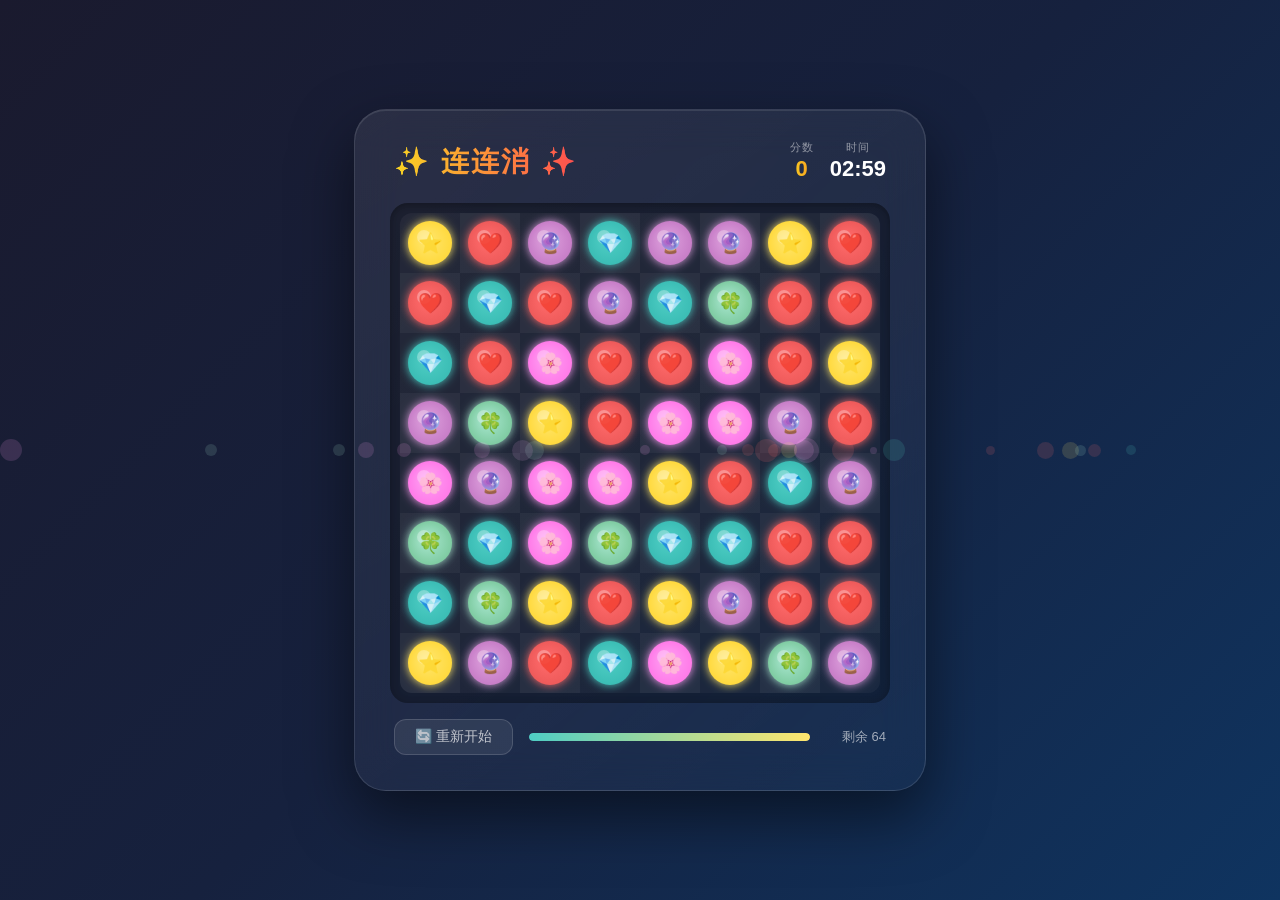
<file: games/xiaoxiaole/index.html>
<!DOCTYPE html>
<html lang="zh-CN">
<head>
<meta charset="UTF-8">
<meta name="viewport" content="width=device-width, initial-scale=1.0">
<title>✨ 消消乐 ✨</title>
<style>
* { margin: 0; padding: 0; box-sizing: border-box; user-select: none; }

body {
  min-height: 100vh;
  background: linear-gradient(135deg, #1a1a2e 0%, #16213e 50%, #0f3460 100%);
  display: flex;
  justify-content: center;
  align-items: center;
  font-family: 'Segoe UI', 'PingFang SC', 'Microsoft YaHei', sans-serif;
  overflow: hidden;
}

.bg-particle {
  position: fixed;
  border-radius: 50%;
  pointer-events: none;
  opacity: 0.15;
  animation: floatUp linear infinite;
}
@keyframes floatUp {
  0% { transform: translateY(100vh) scale(0); opacity: 0; }
  10% { opacity: 0.15; }
  90% { opacity: 0.15; }
  100% { transform: translateY(-10vh) scale(1); opacity: 0; }
}

.game-wrapper {
  background: linear-gradient(145deg, rgba(255,255,255,0.08), rgba(255,255,255,0.02));
  backdrop-filter: blur(20px);
  border-radius: 32px;
  padding: 30px 35px 35px;
  border: 1px solid rgba(255,255,255,0.12);
  box-shadow: 0 25px 60px rgba(0,0,0,0.5), inset 0 1px 0 rgba(255,255,255,0.1);
}

.header {
  display: flex;
  justify-content: space-between;
  align-items: center;
  margin-bottom: 20px;
  padding: 0 4px;
}

.title {
  font-size: 28px;
  font-weight: 700;
  background: linear-gradient(90deg, #f9d423, #ff4e50);
  -webkit-background-clip: text;
  -webkit-text-fill-color: transparent;
  background-clip: text;
  letter-spacing: 2px;
}

.stats {
  display: flex;
  gap: 16px;
}

.stat-item { text-align: center; }

.stat-label {
  font-size: 11px;
  color: rgba(255,255,255,0.5);
  text-transform: uppercase;
  letter-spacing: 1px;
}

.stat-value {
  font-size: 22px;
  font-weight: 700;
  color: #fff;
  line-height: 1.3;
}

.stat-value.score {
  background: linear-gradient(90deg, #f9d423, #f7971e);
  -webkit-background-clip: text;
  -webkit-text-fill-color: transparent;
  background-clip: text;
}

.stat-value.time {
  font-variant-numeric: tabular-nums;
}
.stat-value.time.warning { color: #ff6b6b; }

.board-container {
  position: relative;
  border-radius: 18px;
  background: rgba(0,0,0,0.3);
  padding: 10px;
  box-shadow: inset 0 2px 8px rgba(0,0,0,0.3);
}

canvas#board {
  display: block;
  width: 480px;
  height: 480px;
  border-radius: 12px;
  cursor: pointer;
  touch-action: none;
}

.overlay {
  position: absolute;
  top: 0; left: 0; right: 0; bottom: 0;
  display: none;
  align-items: center;
  justify-content: center;
  flex-direction: column;
  background: rgba(0,0,0,0.6);
  border-radius: 12px;
  backdrop-filter: blur(4px);
  z-index: 10;
}
.overlay.show { display: flex; }
.overlay h1 {
  font-size: 48px;
  color: #fff;
  text-shadow: 0 4px 20px rgba(0,0,0,0.5);
  margin-bottom: 10px;
}
.overlay p {
  color: rgba(255,255,255,0.7);
  font-size: 16px;
  margin-bottom: 20px;
}
.overlay .btn {
  background: linear-gradient(135deg, #f9d423, #ff4e50);
  border: none;
  color: #fff;
  padding: 12px 36px;
  border-radius: 14px;
  cursor: pointer;
  font-size: 18px;
  font-weight: 600;
  font-family: inherit;
  transition: all 0.2s;
}
.overlay .btn:hover {
  transform: scale(1.05);
  box-shadow: 0 6px 20px rgba(255,78,80,0.4);
}

.combo-popup {
  position: absolute;
  top: 50%;
  left: 50%;
  transform: translate(-50%, -50%) scale(0);
  font-size: 42px;
  font-weight: 800;
  pointer-events: none;
  text-shadow: 0 4px 20px rgba(0,0,0,0.6);
  opacity: 0;
  transition: none;
  white-space: nowrap;
}
.combo-popup.show {
  animation: comboAnim 0.9s ease-out forwards;
}
@keyframes comboAnim {
  0% { transform: translate(-50%, -50%) scale(0.3); opacity: 0; }
  20% { transform: translate(-50%, -50%) scale(1.2); opacity: 1; }
  40% { transform: translate(-50%, -50%) scale(1); opacity: 1; }
  100% { transform: translate(-50%, -50%) scale(1); opacity: 0; }
}

.footer {
  display: flex;
  justify-content: space-between;
  align-items: center;
  margin-top: 16px;
  padding: 0 4px;
}

.progress-bar {
  flex: 1;
  height: 8px;
  background: rgba(255,255,255,0.1);
  border-radius: 4px;
  overflow: hidden;
  margin: 0 16px;
}
.progress-fill {
  height: 100%;
  width: 100%;
  background: linear-gradient(90deg, #4ECDC4, #FFE66D);
  border-radius: 4px;
  transition: width 0.3s ease;
}

.remain-label {
  font-size: 13px;
  color: rgba(255,255,255,0.6);
  min-width: 60px;
  text-align: right;
}

.restart-btn {
  background: rgba(255,255,255,0.08);
  border: 1px solid rgba(255,255,255,0.15);
  color: rgba(255,255,255,0.7);
  padding: 8px 20px;
  border-radius: 12px;
  cursor: pointer;
  font-size: 14px;
  transition: all 0.2s;
  font-family: inherit;
}
.restart-btn:hover {
  background: rgba(255,255,255,0.15);
  color: #fff;
  transform: translateY(-1px);
}

.footer-left {
  display: flex;
  gap: 8px;
  align-items: center;
}

.clear-btn {
  display: none;
  background: linear-gradient(135deg, #f9d423, #ff4e50);
  border: none;
  color: #fff;
  padding: 8px 18px;
  border-radius: 12px;
  cursor: pointer;
  font-size: 14px;
  font-weight: 600;
  transition: all 0.2s;
  font-family: inherit;
  white-space: nowrap;
}
.clear-btn.show { display: block; }
.clear-btn:hover {
  transform: translateY(-1px);
  box-shadow: 0 4px 15px rgba(255,78,80,0.4);
}

@media (max-width: 550px) {
  .game-wrapper { padding: 16px; border-radius: 20px; }
  canvas#board { width: calc(100vw - 70px); height: calc(100vw - 70px); }
  .title { font-size: 20px; }
  .stat-value { font-size: 18px; }
  .game-wrapper { max-width: 95vw; }
  .progress-bar { margin: 0 8px; }
}
</style>
</head>
<body>

<div class="game-wrapper">
  <div class="header">
    <div class="title">✨ 连连消 ✨</div>
    <div class="stats">
      <div class="stat-item">
        <div class="stat-label">分数</div>
        <div class="stat-value score" id="scoreDisplay">0</div>
      </div>
      <div class="stat-item">
        <div class="stat-label">时间</div>
        <div class="stat-value time" id="timeDisplay">03:00</div>
      </div>
    </div>
  </div>

  <div class="board-container">
    <canvas id="board"></canvas>
    <div class="combo-popup" id="comboPopup"></div>
    <div class="overlay" id="overlay">
      <h1 id="overlayTitle">🎉 胜利!</h1>
      <p id="overlayDesc">得分：0</p>
      <button class="btn" id="overlayBtn">再来一局</button>
    </div>
  </div>

  <div class="footer">
    <div class="footer-left">
      <button class="restart-btn" id="restartBtn">🔄 重新开始</button>
      <button class="clear-btn" id="clearBtn">消除 ✨</button>
    </div>
    <div class="progress-bar">
      <div class="progress-fill" id="progressFill"></div>
    </div>
    <div class="remain-label" id="remainLabel">剩余 64</div>
  </div>
</div>

<script>
// ========== 连连消 — 连连看式消消乐 ==========

const canvas = document.getElementById('board');
const ctx = canvas.getContext('2d');
const scoreDisplay = document.getElementById('scoreDisplay');
const timeDisplay = document.getElementById('timeDisplay');
const comboPopup = document.getElementById('comboPopup');
const overlay = document.getElementById('overlay');
const overlayTitle = document.getElementById('overlayTitle');
const overlayDesc = document.getElementById('overlayDesc');
const overlayBtn = document.getElementById('overlayBtn');
const progressFill = document.getElementById('progressFill');
const remainLabel = document.getElementById('remainLabel');
const clearBtn = document.getElementById('clearBtn');

const COLS = 8;
const ROWS = 8;
const TYPES = 6;
const CELL_SIZE = 60;
const GAME_DURATION = 180;

canvas.width = COLS * CELL_SIZE;
canvas.height = ROWS * CELL_SIZE;

const GEM_COLORS = [
  ['#FF6B6B', '#EE5A5A'],
  ['#4ECDC4', '#3BBDB5'],
  ['#FFE66D', '#FFD93D'],
  ['#A8E6CF', '#7ECBA1'],
  ['#DDA0DD', '#C77DC7'],
  ['#FF9FF3', '#FF7AE8'],
];
const GEM_EMOJI = ['❤️', '💎', '⭐', '🍀', '🔮', '🌸'];

// --- 状态 ---
let board = [];
let score = 0;
let timeLeft = GAME_DURATION;
let timerInterval = null;
let isProcessing = false;
let gameEnded = false;

// 选中状态（连接消除模式）
let selectedGems = [];     // [{row, col}, ...] 按点击顺序
let selectedType = -1;

// 消除动画
let clearingCells = new Map();
const CLEAR_ANIM_DURATION = 350;

// ========== 音效系统 ==========
const AudioCtx = window.AudioContext || window.webkitAudioContext;
let audioCtx = null;

function ensureAudio() {
  if (!audioCtx) audioCtx = new AudioCtx();
  if (audioCtx.state === 'suspended') audioCtx.resume();
}

function playTone(freq, duration, type = 'sine', volume = 0.15) {
  ensureAudio();
  const osc = audioCtx.createOscillator();
  const gain = audioCtx.createGain();
  osc.type = type;
  osc.frequency.setValueAtTime(freq, audioCtx.currentTime);
  gain.gain.setValueAtTime(volume, audioCtx.currentTime);
  gain.gain.exponentialRampToValueAtTime(0.001, audioCtx.currentTime + duration);
  osc.connect(gain);
  gain.connect(audioCtx.destination);
  osc.start();
  osc.stop(audioCtx.currentTime + duration);
}

function playNotes(notes, baseDelay = 0.07) {
  ensureAudio();
  notes.forEach(([freq, delay, type = 'sine', vol = 0.12]) => {
    const osc = audioCtx.createOscillator();
    const gain = audioCtx.createGain();
    osc.type = type;
    const t = audioCtx.currentTime + delay;
    osc.frequency.setValueAtTime(freq, t);
    gain.gain.setValueAtTime(vol, t);
    gain.gain.exponentialRampToValueAtTime(0.001, t + 0.15);
    osc.connect(gain);
    gain.connect(audioCtx.destination);
    osc.start(t);
    osc.stop(t + 0.15);
  });
}

const SoundFX = {
  select() { playTone(660, 0.08, 'sine', 0.08); },
  connect() { playTone(880, 0.1, 'sine', 0.1); },
  clear(count) {
    if (count >= 5) {
      playNotes([[523,0],[659,0.06],[784,0.12],[1047,0.18]], 0.06);
    } else {
      playTone(784, 0.12, 'sine', 0.12);
      setTimeout(() => playTone(988, 0.12, 'sine', 0.1), 60);
    }
  },
  win() {
    playNotes([
      [523,0],[659,0.1],[784,0.2],[1047,0.3,'triangle',0.12],
      [1319,0.4,'triangle',0.1],
    ]);
  },
  lose() {
    playNotes([
      [784,0,'sine',0.1],[659,0.2,'sine',0.1],
      [523,0.4,'sine',0.1],[440,0.6,'triangle',0.08],
    ]);
  },
  invalid() { playTone(200, 0.15, 'sawtooth', 0.06); },
  shuffle() {
    for (let i = 0; i < 8; i++) {
      setTimeout(() => playTone(300 + Math.random() * 400, 0.06, 'sine', 0.05), i * 40);
    }
  },
  tick() { playTone(800, 0.03, 'sine', 0.03); },
};

function rand(max) { return Math.floor(Math.random() * max); }

// --- 初始化棋盘 ---
function createBoard() {
  board = [];
  for (let r = 0; r < ROWS; r++) {
    board[r] = [];
    for (let c = 0; c < COLS; c++) {
      let type;
      do {
        type = rand(TYPES);
      } while (
        (r >= 2 && board[r-1][c] === type && board[r-2][c] === type) ||
        (c >= 2 && board[r][c-1] === type && board[r][c-2] === type)
      );
      board[r][c] = type;
    }
  }
}

// --- 统计剩余宝石数 ---
function countRemaining() {
  let n = 0;
  for (let r = 0; r < ROWS; r++)
    for (let c = 0; c < COLS; c++)
      if (board[r][c] !== -1) n++;
  return n;
}

function updateRemainUI() {
  const remain = countRemaining();
  const total = ROWS * COLS;
  const pct = (remain / total) * 100;
  progressFill.style.width = pct + '%';
  remainLabel.textContent = `剩余 ${remain}`;
}

// --- 棋盘外也视为空位（经典连连看规则）---
function isCellEmpty(r, c) {
  if (r < 0 || r >= ROWS || c < 0 || c >= COLS) return true;
  return board[r][c] === -1;
}

// 检查两点间直线是否畅通（不含端点）
function isLineClear(r1, c1, r2, c2) {
  if (r1 === r2) {
    const minC = Math.min(c1, c2), maxC = Math.max(c1, c2);
    for (let c = minC + 1; c < maxC; c++)
      if (!isCellEmpty(r1, c)) return false;
    return true;
  }
  if (c1 === c2) {
    const minR = Math.min(r1, r2), maxR = Math.max(r1, r2);
    for (let r = minR + 1; r < maxR; r++)
      if (!isCellEmpty(r, c1)) return false;
    return true;
  }
  return false;
}

// 两点能否通过空位相连（直连 / 1 个拐角 / 2 个拐角，支持棋盘外）
function canConnect(r1, c1, r2, c2) {
  if (r1 === r2 && c1 === c2) return false;

  // 0 拐角：直线
  if (isLineClear(r1, c1, r2, c2)) return true;

  // 1 拐角：L 形（拐角可以出棋盘）
  if (isCellEmpty(r1, c2) && isLineClear(r1, c1, r1, c2) && isLineClear(r1, c2, r2, c2)) return true;
  if (isCellEmpty(r2, c1) && isLineClear(r1, c1, r2, c1) && isLineClear(r2, c1, r2, c2)) return true;

  // 2 拐角：扫描行 + 棋盘外行（-1 和 ROWS）
  for (let r = -1; r <= ROWS; r++) {
    if (!isCellEmpty(r, c1) || !isCellEmpty(r, c2)) continue;
    if (isLineClear(r1, c1, r, c1) && isLineClear(r, c1, r, c2) && isLineClear(r, c2, r2, c2))
      return true;
  }
  // 2 拐角：扫描列 + 棋盘外列（-1 和 COLS）
  for (let c = -1; c <= COLS; c++) {
    if (!isCellEmpty(r1, c) || !isCellEmpty(r2, c)) continue;
    if (isLineClear(r1, c1, r1, c) && isLineClear(r1, c, r2, c) && isLineClear(r2, c, r2, c2))
      return true;
  }

  return false;
}

// ========== 计时器 ==========
function startTimer() {
  stopTimer();
  timerInterval = setInterval(() => {
    if (gameEnded) return;
    timeLeft--;
    updateUI();
    if (timeLeft <= 10 && timeLeft > 0) SoundFX.tick();
    if (timeLeft <= 0) {
      timeLeft = 0;
      updateUI();
      gameEnded = true;
      stopTimer();
      isProcessing = false;
      gameLose();
    }
  }, 1000);
}

function stopTimer() {
  if (timerInterval) { clearInterval(timerInterval); timerInterval = null; }
}

// ========== 核心玩法：点击连接消除 ==========

function handleCellClick(row, col) {
  if (isProcessing) return;
  if (gameEnded) return;
  if (timeLeft <= 0) return;

  const type = board[row][col];
  if (type === -1) {
    // 点空位 → 取消选中
    clearSelection();
    return;
  }

  // 点击了已选中的宝石 → 取消选中
  if (selectedGems.some(g => g.row === row && g.col === col)) {
    clearSelection();
    return;
  }

  // 第一次选择
  if (selectedGems.length === 0) {
    selectedGems.push({row, col});
    selectedType = type;
    SoundFX.select();
    return;
  }

  // 后续选择：必须同类型，且与上一个有畅通路径
  if (type === selectedType) {
    const last = selectedGems[selectedGems.length - 1];
    if (canConnect(last.row, last.col, row, col)) {
      selectedGems.push({row, col});
      SoundFX.connect();
      updateClearBtn();
      return;
    }
  }

  // 不同类或无法连通 → 重新开始选
  clearSelection();
  // 但直接点新 gem 可以立即选中它
  selectedGems.push({row, col});
  selectedType = type;
  SoundFX.select();
  updateClearBtn();
}

function clearSelection() {
  selectedGems = [];
  selectedType = -1;
  updateClearBtn();
}

function updateClearBtn() {
  const n = selectedGems.length;
  if (n >= 3) {
    clearBtn.textContent = `消除 ${n} 个 ✨`;
    clearBtn.classList.add('show');
  } else {
    clearBtn.classList.remove('show');
  }
}

function clearSelectedGroup() {
  isProcessing = true;

  // 直接消除被选中的宝石（玩家手动挑选的）
  const toClear = selectedGems.slice();

  const pts = toClear.length * 10;
  score += pts;
  updateUI();
  SoundFX.clear(toClear.length);

  // 消除动画
  const now = Date.now();
  for (const {row, col} of toClear) {
    const t = board[row][col];
    if (t !== -1) {
      clearingCells.set(row + ',' + col, { startTime: now, type: t });
    }
  }

  clearSelection();

  setTimeout(() => {
    // 实际移除
    for (const {row, col} of toClear) {
      board[row][col] = -1;
    }
    clearingCells.clear();
    updateRemainUI();

    // 检查胜利
    if (countRemaining() === 0) {
      gameEnded = true;
      stopTimer();
      gameWin();
      return;
    }

    // 检查是否无路可走（没有 ≥3 个的同种元素）
    if (!hasAnyPlayableGroup()) {
      showCombo('🔀 洗牌');
      SoundFX.shuffle();
      setTimeout(() => {
        if (shuffleRemaining()) {
          isProcessing = false;
        } else {
          // 洗了也救不活 → 真的结束了
          gameEnded = true;
          stopTimer();
          gameLose();
        }
      }, 500);
      return;
    }
    isProcessing = false;
  }, CLEAR_ANIM_DURATION);
}

// 检查棋盘上是否存在 ≥3 个的同种元素（不要求相连，可通过路径连接）
function hasAnyPlayableGroup() {
  const counts = Array(TYPES).fill(0);
  for (let r = 0; r < ROWS; r++)
    for (let c = 0; c < COLS; c++)
      if (board[r][c] !== -1) counts[board[r][c]]++;
  return counts.some(c => c >= 3);
}

// ========== Combo 弹窗 ==========
function showCombo(text) {
  comboPopup.textContent = text;
  comboPopup.className = 'combo-popup';
  void comboPopup.offsetWidth;
  comboPopup.className = 'combo-popup show';
}

// ========== 死局洗牌 ==========
function shuffleRemaining() {
  // 收集剩余宝石的位置和类型
  const cells = [], types = [];
  for (let r = 0; r < ROWS; r++) {
    for (let c = 0; c < COLS; c++) {
      if (board[r][c] !== -1) {
        cells.push({row: r, col: c});
        types.push(board[r][c]);
      }
    }
  }
  if (types.length < 3) return false; // 太少了，洗不活

  // 费雪-耶茨打乱
  for (let i = types.length - 1; i > 0; i--) {
    const j = rand(i + 1);
    [types[i], types[j]] = [types[j], types[i]];
  }

  for (let i = 0; i < cells.length; i++) {
    board[cells[i].row][cells[i].col] = types[i];
  }

  return hasAnyPlayableGroup();
}

// ========== 胜利 / 失败 ==========
function showOverlay(title, desc, btnText) {
  overlayTitle.textContent = title;
  overlayDesc.textContent = desc;
  overlayBtn.textContent = btnText;
  overlay.classList.add('show');
}

function gameWin() {
  SoundFX.win();
  showOverlay('🎉 恭喜通关!', `你用了 ${GAME_DURATION - timeLeft} 秒，得分 ${score}`, '再来一局');
}

function gameLose() {
  SoundFX.lose();
  const remain = countRemaining();
  if (remain > 0 && timeLeft <= 0) {
    showOverlay('⏰ 时间到!', `还剩 ${remain} 个宝石，得分 ${score}`, '再试一次');
  } else {
    showOverlay('😅 卡住了!', `还剩 ${remain} 个宝石无法消除，得分 ${score}`, '重新开始');
  }
}

// ========== 渲染 ==========
function render() {
  ctx.clearRect(0, 0, canvas.width, canvas.height);

  const now = Date.now();

  // 网格
  for (let r = 0; r < ROWS; r++) {
    for (let c = 0; c < COLS; c++) {
      const x = c * CELL_SIZE, y = r * CELL_SIZE;
      ctx.fillStyle = (r + c) % 2 === 0 ? 'rgba(255,255,255,0.04)' : 'rgba(255,255,255,0.08)';
      ctx.fillRect(x, y, CELL_SIZE, CELL_SIZE);
    }
  }

  // 选中高亮（按顺序连线）
  if (selectedGems.length > 0) {
    for (let i = 0; i < selectedGems.length; i++) {
      const {row, col} = selectedGems[i];
      const x = col * CELL_SIZE, y = row * CELL_SIZE;
      const pulse = Math.sin(now * 0.006 + i * 0.5) * 0.3 + 0.5;
      ctx.strokeStyle = `rgba(255,255,255,${pulse * 0.7})`;
      ctx.lineWidth = 3;
      ctx.shadowColor = 'rgba(255,255,255,0.3)';
      ctx.shadowBlur = 15;
      ctx.strokeRect(x + 2, y + 2, CELL_SIZE - 4, CELL_SIZE - 4);
      ctx.shadowBlur = 0;

      // 序号
      if (selectedGems.length < 6) {
        ctx.fillStyle = 'rgba(255,255,255,0.9)';
        ctx.font = 'bold 16px sans-serif';
        ctx.textAlign = 'center';
        ctx.textBaseline = 'top';
        ctx.fillText(i + 1, x + CELL_SIZE / 2, y + 4);
      }
    }

    // 连 3 个以上时的提示
    if (selectedGems.length >= 3) {
      const pulse = Math.sin(now * 0.008) * 0.3 + 0.7;
      ctx.fillStyle = `rgba(255,215,0,${pulse})`;
      ctx.font = 'bold 18px sans-serif';
      ctx.textAlign = 'center';
      ctx.textBaseline = 'bottom';
      const last = selectedGems[selectedGems.length - 1];
      ctx.fillText('✨消除', last.col * CELL_SIZE + CELL_SIZE / 2, last.row * CELL_SIZE - 4);
    }
  }

  // 画宝石
  for (let r = 0; r < ROWS; r++) {
    for (let c = 0; c < COLS; c++) {
      const type = board[r][c];
      if (type === -1) continue;

      const key = r + ',' + c;
      const x = c * CELL_SIZE, y = r * CELL_SIZE;
      const cx = x + CELL_SIZE/2, cy = y + CELL_SIZE/2;

      const clearing = clearingCells.get(key);
      let scale = 1, alpha = 1;
      if (clearing) {
        const elapsed = now - clearing.startTime;
        const progress = Math.min(elapsed / CLEAR_ANIM_DURATION, 1);
        const eased = 1 - (1 - progress) * (1 - progress);
        scale = 1 - eased * 0.8;
        alpha = 1 - eased;
        if (alpha <= 0) continue;
      }

      const sz = 22 * scale;
      ctx.save();
      ctx.globalAlpha = alpha;

      const grad = ctx.createRadialGradient(cx-4*scale, cy-4*scale, 2*scale, cx, cy, sz);
      grad.addColorStop(0, GEM_COLORS[type][0]);
      grad.addColorStop(1, GEM_COLORS[type][1]);
      ctx.shadowColor = GEM_COLORS[type][0];
      ctx.shadowBlur = 10 * scale;
      ctx.beginPath();
      ctx.arc(cx, cy, sz, 0, Math.PI * 2);
      ctx.fillStyle = grad;
      ctx.fill();
      ctx.shadowBlur = 0;

      ctx.beginPath();
      ctx.arc(cx-6*scale, cy-6*scale, 7*scale, 0, Math.PI * 2);
      ctx.fillStyle = 'rgba(255,255,255,0.3)';
      ctx.fill();

      ctx.fillStyle = 'rgba(255,255,255,0.9)';
      ctx.font = `${20 * scale}px "Segoe UI", sans-serif`;
      ctx.textAlign = 'center';
      ctx.textBaseline = 'middle';
      ctx.fillText(GEM_EMOJI[type], cx, cy + 1);

      ctx.restore();
    }
  }

  requestAnimationFrame(render);
}

// ========== UI ==========
function updateUI() {
  scoreDisplay.textContent = score;
  const mins = Math.floor(timeLeft / 60), secs = timeLeft % 60;
  timeDisplay.textContent = String(mins).padStart(2,'0') + ':' + String(secs).padStart(2,'0');
  timeDisplay.classList.toggle('warning', timeLeft <= 30);
  updateRemainUI();
}

// ========== 输入 ==========
function getGridPos(e) {
  const rect = canvas.getBoundingClientRect();
  const scaleX = canvas.width / rect.width, scaleY = canvas.height / rect.height;
  let clientX, clientY;
  if (e.touches) { clientX = e.touches[0].clientX; clientY = e.touches[0].clientY; e.preventDefault(); }
  else { clientX = e.clientX; clientY = e.clientY; }
  const col = Math.floor((clientX - rect.left) * scaleX / CELL_SIZE);
  const row = Math.floor((clientY - rect.top) * scaleY / CELL_SIZE);
  if (row < 0 || row >= ROWS || col < 0 || col >= COLS) return null;
  return { row, col };
}

canvas.addEventListener('click', e => {
  const pos = getGridPos(e);
  if (pos) handleCellClick(pos.row, pos.col);
});
canvas.addEventListener('touchstart', e => {
  const pos = getGridPos(e);
  if (pos) handleCellClick(pos.row, pos.col);
}, { passive: false });

// ========== 初始化 ==========
function initGame() {
  score = 0;
  timeLeft = GAME_DURATION;
  gameEnded = false;
  isProcessing = false;
  clearingCells.clear();
  clearSelection();
  overlay.classList.remove('show');
  updateClearBtn();
  createBoard();
  updateUI();
  startTimer();
}

// 背景粒子
function createBgParticles() {
  for (let i = 0; i < 25; i++) {
    const el = document.createElement('div');
    el.className = 'bg-particle';
    const size = rand(20) + 6;
    el.style.width = size + 'px';
    el.style.height = size + 'px';
    el.style.left = rand(100) + '%';
    el.style.background = ['#FF6B6B','#4ECDC4','#FFE66D','#DDA0DD','#FF9FF3','#A8E6CF'][rand(6)];
    el.style.animationDuration = (rand(15) + 12) + 's';
    el.style.animationDelay = (rand(20)) + 's';
    document.body.appendChild(el);
  }
}

// --- 启动 ---
createBgParticles();
initGame();
render();

document.getElementById('restartBtn').addEventListener('click', () => {
  stopTimer();
  if (confirm('确定要重新开始吗？')) initGame();
  else startTimer();
});

overlayBtn.addEventListener('click', initGame);

clearBtn.addEventListener('click', () => {
  if (selectedGems.length >= 3 && !isProcessing && !gameEnded) {
    clearSelectedGroup();
  }
});

</script>
</body>
</html>
</file>
<file: web/style.css>
/* ============================================================
   地牢爬塔 — 暗黑奇幻主题样式
   ============================================================ */

/* ── CSS 变量 ── */
:root {
  --bg:         #0b0b16;
  --bg2:        #11112a;
  --bg3:        #181832;
  --panel:      #13132a;
  --border:     #2a2a55;
  --border-hi:  #4040a0;
  --text:       #d0d0f0;
  --text-dim:   #7070a0;
  --text-bright:#ffffff;
  --accent:     #8060d0;
  --accent2:    #60a0ff;
  --gold:       #f0c030;
  --gold-dim:   #a08020;
  --danger:     #c03030;
  --hp-hi:      linear-gradient(90deg, #30d060, #50e080);
  --hp-mid:     linear-gradient(90deg, #c0b020, #e0d030);
  --hp-lo:      linear-gradient(90deg, #b02020, #e03030);
  --quality-white: #b0b0c0;
  --quality-blue:  #5090ff;
  --quality-purple:#c050ff;
  --shadow-glow: 0 0 20px rgba(128, 96, 208, 0.4);
  --shadow-gold:  0 0 20px rgba(240, 192, 48, 0.4);
  --r: 10px;
}

/* ── Reset & Base ── */
*, *::before, *::after { box-sizing: border-box; margin: 0; padding: 0; }

html, body {
  height: 100%;
  background: var(--bg);
  color: var(--text);
  font-family: 'Noto Serif SC', 'Noto Sans SC', serif;
  overflow: hidden;
}

/* 背景星点效果 */
body::before {
  content: '';
  position: fixed; inset: 0;
  background:
    radial-gradient(ellipse at 20% 30%, rgba(80,60,160,0.15) 0%, transparent 50%),
    radial-gradient(ellipse at 80% 70%, rgba(60,80,160,0.12) 0%, transparent 50%);
  pointer-events: none;
  z-index: 0;
}

/* Canvas 粒子层 */
#particle-canvas {
  position: fixed; inset: 0;
  pointer-events: none;
  z-index: 100;
}

/* 升级覆盖层 */
#overlay-levelup {
  position: fixed; inset: 0;
  background: rgba(10, 8, 30, 0.85);
  display: flex;
  align-items: center;
  justify-content: center;
  z-index: 200;
  animation: ov-fade-in 0.3s ease;
}
#overlay-levelup.fade-out-ov { animation: ov-fade-out 0.8s ease forwards; }
.levelup-content { text-align: center; }
.levelup-label {
  font-size: 1.1rem; color: var(--gold); letter-spacing: 0.3em;
  text-shadow: 0 0 20px var(--gold);
  animation: float-bob 1.5s ease infinite;
}
.levelup-num {
  font-size: 5rem; font-weight: 900; color: #ffffff;
  text-shadow: 0 0 40px var(--gold), 0 0 80px rgba(240,192,48,0.5);
  animation: level-zoom 0.4s cubic-bezier(0.34,1.56,0.64,1);
}
.levelup-sub { color: var(--text-dim); margin-top: 8px; font-size: 0.9rem; }

/* 浮动数字 */
.float-num {
  position: fixed;
  font-size: 1.5rem;
  font-weight: 900;
  pointer-events: none;
  z-index: 150;
  text-shadow: 0 2px 8px rgba(0,0,0,0.8);
  animation: float-up-fade 1.1s ease forwards;
  white-space: nowrap;
}
.float-damage { color: #ff4444; }
.float-crit   { color: #ff9900; font-size: 2.2rem; text-shadow: 0 0 20px #ff6600; }
.float-heal   { color: #44ee88; }

/* ── App 容器 ── */
#app {
  position: relative;
  width: 100vw;
  height: 100vh;
  overflow: hidden;
  z-index: 1;
}
#app.shake { animation: screen-shake 0.45s ease; }

/* ── 屏幕 ── */
.screen {
  position: absolute; inset: 0;
  display: flex;
  align-items: center;
  justify-content: center;
  opacity: 0;
  pointer-events: none;
  transition: opacity 0.35s ease;
}
.screen.active {
  opacity: 1;
  pointer-events: all;
}

/* ============================================================
   标题界面
   ============================================================ */
.title-wrap {
  text-align: center;
  display: flex;
  flex-direction: column;
  align-items: center;
  gap: 16px;
}
.title-deco { color: var(--accent); font-size: 1.2rem; letter-spacing: 1em; opacity: 0.7; }
.game-title {
  font-family: 'Cinzel', 'Noto Serif SC', serif;
  font-size: clamp(3rem, 8vw, 5.5rem);
  font-weight: 900;
  color: transparent;
  background: linear-gradient(135deg, #f0c030 0%, #ffffff 40%, #c080ff 70%, #f0c030 100%);
  background-size: 200% 200%;
  -webkit-background-clip: text;
  background-clip: text;
  animation: title-shimmer 3s linear infinite;
  text-shadow: none;
  letter-spacing: 0.05em;
}
.game-subtitle {
  color: var(--text-dim);
  font-size: 1rem;
  letter-spacing: 0.4em;
  text-transform: uppercase;
}
.title-hint { color: var(--text-dim); font-size: 0.8rem; opacity: 0.6; }

/* ============================================================
   创建角色
   ============================================================ */
.panel {
  background: var(--panel);
  border: 1px solid var(--border);
  border-radius: var(--r);
  padding: 28px 32px;
  box-shadow: var(--shadow-glow), inset 0 1px 0 rgba(255,255,255,0.05);
  width: min(520px, 92vw);
  max-height: 90vh;
  overflow-y: auto;
}
.panel-title {
  font-size: 1.4rem;
  color: var(--gold);
  text-align: center;
  margin-bottom: 24px;
  letter-spacing: 0.1em;
}
.name-row { display: flex; flex-direction: column; gap: 6px; margin-bottom: 20px; }
.input-label { font-size: 0.85rem; color: var(--text-dim); }
.name-input {
  background: var(--bg2);
  border: 1px solid var(--border);
  border-radius: 6px;
  color: var(--text-bright);
  font-size: 1rem;
  padding: 10px 14px;
  font-family: inherit;
  outline: none;
  transition: border-color 0.2s;
}
.name-input:focus { border-color: var(--accent); box-shadow: 0 0 0 2px rgba(128,96,208,0.3); }

.section-label { font-size: 0.85rem; color: var(--text-dim); margin-bottom: 12px; }

.class-grid { display: flex; gap: 12px; flex-wrap: wrap; justify-content: center; margin-bottom: 20px; }

.class-card {
  flex: 1 1 140px;
  min-width: 130px;
  max-width: 160px;
  background: var(--bg2);
  border: 2px solid var(--border);
  border-radius: var(--r);
  padding: 16px 12px;
  text-align: center;
  cursor: pointer;
  transition: all 0.2s ease;
  user-select: none;
}
.class-card:hover {
  border-color: var(--accent);
  transform: translateY(-3px);
  box-shadow: 0 6px 20px rgba(128,96,208,0.35);
}
.class-card.selected {
  border-color: var(--gold);
  background: rgba(240,192,48,0.08);
  box-shadow: 0 0 20px rgba(240,192,48,0.3);
}
.class-icon { font-size: 2.2rem; margin-bottom: 8px; }
.class-name { font-size: 1rem; font-weight: 700; color: var(--text-bright); margin-bottom: 4px; }
.class-desc { font-size: 0.72rem; color: var(--text-dim); margin-bottom: 8px; line-height: 1.4; }
.class-stats { display: flex; flex-wrap: wrap; gap: 4px; justify-content: center; }
.class-stats span {
  background: rgba(255,255,255,0.06);
  border-radius: 4px;
  padding: 2px 6px;
  font-size: 0.7rem;
  color: var(--text-dim);
}

/* ============================================================
   大厅界面
   ============================================================ */
.lobby-layout {
  width: min(460px, 92vw);
  display: flex;
  flex-direction: column;
  gap: 14px;
}

.floor-banner {
  display: flex;
  align-items: center;
  gap: 10px;
  background: var(--panel);
  border: 1px solid var(--border);
  border-radius: 8px;
  padding: 10px 16px;
}
.floor-title-text { font-size: 1rem; color: var(--gold); white-space: nowrap; font-weight: 700; min-width: 70px; }
.floor-bar-wrap {
  flex: 1;
  height: 6px;
  background: rgba(255,255,255,0.07);
  border-radius: 3px;
  overflow: hidden;
}
.floor-bar-fill {
  height: 100%;
  background: linear-gradient(90deg, var(--accent) 0%, var(--gold) 100%);
  border-radius: 3px;
  transition: width 0.5s ease;
  box-shadow: 0 0 8px rgba(128,96,208,0.6);
  width: 0%;
}
.floor-count-text { font-size: 0.8rem; color: var(--text-dim); white-space: nowrap; }

.char-card {
  background: var(--panel);
  border: 1px solid var(--border);
  border-radius: var(--r);
  padding: 18px 20px;
  box-shadow: var(--shadow-glow);
  display: flex;
  flex-direction: column;
  gap: 12px;
}
.char-card-top { display: flex; align-items: baseline; gap: 10px; }
.char-name-big { font-size: 1.3rem; font-weight: 700; color: var(--text-bright); }
.char-class-badge {
  font-size: 0.75rem;
  background: rgba(128,96,208,0.2);
  border: 1px solid rgba(128,96,208,0.4);
  border-radius: 20px;
  padding: 2px 10px;
  color: var(--accent2);
}

.hp-row { display: flex; align-items: center; gap: 8px; }
.stat-label-sm { font-size: 0.75rem; color: var(--text-dim); min-width: 22px; }
.hp-num { font-size: 0.8rem; color: var(--text-dim); min-width: 80px; text-align: right; }

.hp-bar-outer {
  flex: 1;
  height: 10px;
  background: rgba(255,255,255,0.06);
  border-radius: 5px;
  overflow: hidden;
  border: 1px solid rgba(255,255,255,0.06);
}
.hp-bar-inner {
  height: 100%;
  background: var(--hp-hi);
  border-radius: 5px;
  transition: width 0.5s ease, background 0.4s ease;
  width: 100%;
}
.combat-hp { height: 8px; }

.stats-chips { display: flex; gap: 8px; flex-wrap: wrap; }
.chip {
  background: rgba(255,255,255,0.05);
  border: 1px solid rgba(255,255,255,0.09);
  border-radius: 20px;
  padding: 3px 12px;
  font-size: 0.82rem;
  color: var(--text-dim);
}
.chip-atk { border-color: rgba(255,100,100,0.3); color: #ff9090; }
.chip-def { border-color: rgba(100,160,255,0.3); color: #90c0ff; }
.chip-gold{ border-color: rgba(240,192,48,0.3);  color: var(--gold); }
.chip-pot { border-color: rgba(100,220,150,0.3); color: #80e0b0; }

.equip-row { display: flex; flex-direction: column; gap: 4px; }
.equip-chip { font-size: 0.75rem; color: var(--text-dim); }

.lobby-actions { display: flex; gap: 10px; }
.lobby-actions .btn { flex: 1; }

/* ============================================================
   战斗界面
   ============================================================ */
.combat-layout {
  width: min(700px, 96vw);
  display: flex;
  flex-direction: column;
  gap: 12px;
  padding: 8px;
}
.combat-floor-badge {
  text-align: center;
  font-size: 0.8rem;
  color: var(--text-dim);
  letter-spacing: 0.2em;
}

.combat-arena {
  display: flex;
  align-items: center;
  justify-content: space-between;
  gap: 8px;
  background: var(--panel);
  border: 1px solid var(--border);
  border-radius: var(--r);
  padding: 18px 16px;
  box-shadow: var(--shadow-glow);
}

.combatant-zone {
  flex: 1;
  display: flex;
  flex-direction: column;
  align-items: center;
  gap: 8px;
  --zone-accent: #8060d0;
}

.combatant-entity {
  position: relative;
  width: 96px;
  height: 96px;
  border-radius: 16px;
  display: flex;
  align-items: center;
  justify-content: center;
  background: var(--bg2);
  border: 2px solid var(--border);
  cursor: default;
  transition: border-color 0.2s;
  animation: idle-bob 3s ease-in-out infinite;
}
.player-zone .combatant-entity { border-color: rgba(96,160,255,0.4); }
.monster-zone .combatant-entity { border-color: rgba(var(--zone-accent), 0.4); }

.entity-glow {
  position: absolute; inset: -2px;
  border-radius: 17px;
  opacity: 0;
  transition: opacity 0.3s;
}
.entity-glow-player { box-shadow: 0 0 30px rgba(96,160,255,0.5); }
.entity-glow-monster{ box-shadow: 0 0 30px rgba(200,80,80,0.5); }

.entity-sprite {
  font-size: 3rem;
  line-height: 1;
  user-select: none;
  transition: transform 0.15s;
}

.combatant-name { font-size: 0.82rem; color: var(--text-bright); font-weight: 700; text-align: center; }
.combatant-stats { font-size: 0.7rem; color: var(--text-dim); text-align: center; }

.arena-vs {
  display: flex;
  flex-direction: column;
  align-items: center;
  gap: 6px;
  padding: 0 8px;
}
.vs-text {
  font-size: 1.1rem;
  font-weight: 900;
  color: var(--text-dim);
  letter-spacing: 0.1em;
  animation: vs-pulse 2s ease infinite;
}
.vs-sparks {
  width: 2px;
  height: 40px;
  background: linear-gradient(to bottom, transparent, var(--accent), transparent);
  opacity: 0.4;
}

.combat-log-wrap {
  background: rgba(0,0,0,0.4);
  border: 1px solid var(--border);
  border-radius: 8px;
  padding: 10px 14px;
  height: 130px;
  overflow: hidden;
}
.combat-log { height: 100%; overflow-y: auto; display: flex; flex-direction: column; gap: 4px; }
.combat-log::-webkit-scrollbar { width: 3px; }
.combat-log::-webkit-scrollbar-thumb { background: var(--border-hi); border-radius: 2px; }

.log-line { font-size: 0.8rem; color: var(--text-dim); animation: log-slide-in 0.2s ease; }
.log-encounter { color: #ff9966; font-weight: 700; }
.log-damage    { color: #ff7070; }
.log-crit      { color: #ffaa00; font-weight: 700; }
.log-heal      { color: #60e090; }
.log-victory   { color: var(--gold); font-weight: 700; }
.log-info      { color: var(--accent2); }
.log-warn      { color: #c0c020; }

.combat-actions {
  display: flex;
  gap: 10px;
}
.combat-actions .btn { flex: 1; font-size: 0.9rem; }

/* ============================================================
   事件界面
   ============================================================ */
.event-panel {
  background: var(--panel);
  border: 1px solid var(--border);
  border-radius: var(--r);
  padding: 36px 32px;
  width: min(420px, 92vw);
  text-align: center;
  box-shadow: var(--shadow-glow);
  display: flex;
  flex-direction: column;
  align-items: center;
  gap: 14px;
  animation: panel-pop 0.35s cubic-bezier(0.34, 1.4, 0.64, 1);
}
.event-icon-big { font-size: 4rem; animation: float-bob 2.5s ease infinite; }
.event-title { font-size: 1.4rem; color: var(--gold); font-weight: 700; letter-spacing: 0.1em; }
.event-desc  { font-size: 0.88rem; color: var(--text-dim); line-height: 1.6; }
.event-result { min-height: 40px; width: 100%; }
.event-reward { font-size: 1.1rem; font-weight: 700; padding: 12px; border-radius: 8px; animation: reward-pop 0.4s cubic-bezier(0.34, 1.5, 0.64, 1); }
.event-reward.gold   { color: var(--gold);  background: rgba(240,192,48,0.1);  border: 1px solid rgba(240,192,48,0.3); }
.event-reward.heal   { color: #60e090;      background: rgba(96,224,144,0.1);  border: 1px solid rgba(96,224,144,0.3); }
.event-reward.damage { color: #ff7070;      background: rgba(255,80,80,0.1);   border: 1px solid rgba(255,80,80,0.3); }
.event-actions { width: 100%; }

/* ============================================================
   结算界面
   ============================================================ */
.end-panel {
  background: var(--panel);
  border: 1px solid var(--border);
  border-radius: var(--r);
  padding: 32px 28px;
  width: min(480px, 92vw);
  max-height: 88vh;
  overflow-y: auto;
  text-align: center;
  box-shadow: var(--shadow-glow);
  display: flex;
  flex-direction: column;
  align-items: center;
  gap: 16px;
}
.end-icon  { font-size: 4rem; }
.end-title { font-size: 1.5rem; font-weight: 900; letter-spacing: 0.05em; }
.end-stats { width: 100%; display: flex; flex-direction: column; gap: 6px; }
.end-stat-row {
  display: flex; justify-content: space-between;
  background: rgba(255,255,255,0.03);
  border: 1px solid var(--border);
  border-radius: 6px;
  padding: 8px 14px;
  font-size: 0.85rem;
}
.end-stat-row span:first-child { color: var(--text-dim); }
.end-stat-row span:last-child  { color: var(--text-bright); }
.end-log-wrap { width: 100%; text-align: left; }
.end-log-title { font-size: 0.75rem; color: var(--text-dim); margin-bottom: 8px; letter-spacing: 0.1em; }
.end-log { display: flex; flex-direction: column; gap: 3px; max-height: 180px; overflow-y: auto; }
.end-log-entry { font-size: 0.75rem; color: var(--text-dim); padding: 3px 8px; border-left: 2px solid var(--border); }

/* ============================================================
   模态框
   ============================================================ */
.modal-overlay {
  position: fixed; inset: 0;
  background: rgba(5,5,20,0.82);
  display: flex;
  align-items: center;
  justify-content: center;
  z-index: 90;
  backdrop-filter: blur(3px);
}
.modal-box {
  background: var(--bg3);
  border: 1px solid var(--border-hi);
  border-radius: var(--r);
  width: min(420px, 92vw);
  max-height: 80vh;
  overflow-y: auto;
  box-shadow: var(--shadow-glow), 0 20px 60px rgba(0,0,0,0.7);
  animation: modal-in 0.25s cubic-bezier(0.34, 1.4, 0.64, 1);
}
.loot-box { max-width: 360px; }
.modal-header {
  display: flex; align-items: center; justify-content: space-between;
  padding: 16px 20px;
  border-bottom: 1px solid var(--border);
}
.modal-title { font-size: 1rem; color: var(--gold); font-weight: 700; }
.modal-close {
  background: none; border: none; color: var(--text-dim);
  cursor: pointer; font-size: 1rem; padding: 2px 6px;
  border-radius: 4px; transition: all 0.15s;
}
.modal-close:hover { background: rgba(255,100,100,0.15); color: #ff8080; }
.modal-body { padding: 16px 20px; display: flex; flex-direction: column; gap: 10px; }
.modal-footer { padding: 12px 20px; border-top: 1px solid var(--border); display: flex; gap: 10px; justify-content: flex-end; }

/* 背包 */
.bag-section { display: flex; flex-direction: column; gap: 6px; }
.bag-section-title { font-size: 0.75rem; color: var(--text-dim); letter-spacing: 0.1em; margin-bottom: 4px; }
.bag-item {
  display: flex; align-items: center; justify-content: space-between;
  padding: 8px 12px;
  background: rgba(255,255,255,0.03);
  border: 1px solid var(--border);
  border-radius: 6px;
  font-size: 0.82rem;
  gap: 10px;
}
.bag-item-clickable { cursor: pointer; transition: border-color 0.15s; }
.bag-item-clickable:hover { border-color: var(--accent); }
.equipped-item { border-color: rgba(240,192,48,0.2); }
.item-slot-label { color: var(--text-dim); min-width: 40px; font-size: 0.75rem; }
.item-label { flex: 1; }
.btn-equip-small {
  background: rgba(128,96,208,0.2); border: 1px solid rgba(128,96,208,0.4);
  color: var(--accent2); border-radius: 5px; padding: 3px 10px;
  font-size: 0.75rem; cursor: pointer; white-space: nowrap;
  transition: all 0.15s;
}
.btn-equip-small:hover { background: rgba(128,96,208,0.4); }

/* 战利品 */
.loot-icon { font-size: 3rem; text-align: center; animation: float-bob 2s ease infinite; }
.loot-item-name { font-size: 1rem; text-align: center; font-weight: 700; padding: 8px; }

/* 商人 */
.merchant-gold-badge { font-size: 0.9rem; color: var(--gold); }
.shop-row {
  display: flex; align-items: center; justify-content: space-between;
  padding: 10px 14px;
  background: rgba(255,255,255,0.03);
  border: 1px solid var(--border);
  border-radius: 8px;
  gap: 12px;
}
.shop-item-label { font-size: 0.82rem; flex: 1; }
.btn-buy {
  background: rgba(240,192,48,0.15); border: 1px solid rgba(240,192,48,0.4);
  color: var(--gold); border-radius: 6px; padding: 5px 14px;
  font-size: 0.82rem; cursor: pointer; white-space: nowrap;
  transition: all 0.15s; font-family: inherit;
}
.btn-buy:hover { background: rgba(240,192,48,0.3); }

/* ============================================================
   通用按钮
   ============================================================ */
.btn {
  display: inline-flex; align-items: center; justify-content: center;
  gap: 6px;
  padding: 10px 20px;
  border-radius: 8px;
  border: 1px solid transparent;
  font-family: inherit;
  font-size: 0.9rem;
  font-weight: 700;
  cursor: pointer;
  transition: all 0.18s ease;
  user-select: none;
  letter-spacing: 0.03em;
  white-space: nowrap;
}
.btn:active:not(:disabled) { transform: scale(0.96); }

.btn-primary {
  background: linear-gradient(135deg, #6040c0, #8060e0);
  border-color: rgba(160,120,255,0.5);
  color: #fff;
  box-shadow: 0 2px 12px rgba(128,96,208,0.4);
}
.btn-primary:hover:not(:disabled) {
  background: linear-gradient(135deg, #7050d0, #9070f0);
  box-shadow: 0 4px 20px rgba(128,96,208,0.6);
  transform: translateY(-1px);
}

.btn-secondary {
  background: rgba(255,255,255,0.06);
  border-color: var(--border-hi);
  color: var(--text);
}
.btn-secondary:hover:not(:disabled) {
  background: rgba(255,255,255,0.1);
  border-color: var(--accent2);
  color: var(--text-bright);
}

.btn-danger {
  background: rgba(192,48,48,0.2);
  border-color: rgba(192,48,48,0.5);
  color: #ff8080;
}
.btn-danger:hover:not(:disabled) {
  background: rgba(192,48,48,0.35);
  box-shadow: 0 2px 12px rgba(192,48,48,0.3);
}

.btn-attack {
  background: linear-gradient(135deg, #802020, #c03030);
  border-color: rgba(255,80,80,0.4);
  color: #fff;
  box-shadow: 0 2px 10px rgba(192,48,48,0.35);
}
.btn-attack:hover:not(:disabled) {
  box-shadow: 0 4px 20px rgba(255,80,80,0.5);
  transform: translateY(-1px);
}

.btn-defend {
  background: linear-gradient(135deg, #1a3a6a, #2a5aaa);
  border-color: rgba(80,140,255,0.4);
  color: #c0d8ff;
  box-shadow: 0 2px 10px rgba(48,96,192,0.3);
}
.btn-defend:hover:not(:disabled) {
  box-shadow: 0 4px 20px rgba(80,140,255,0.5);
  transform: translateY(-1px);
}

.btn-potion {
  background: linear-gradient(135deg, #1a4a2a, #2a7a4a);
  border-color: rgba(60,180,100,0.4);
  color: #90e0b0;
  box-shadow: 0 2px 10px rgba(48,144,80,0.3);
}
.btn-potion:hover:not(:disabled) {
  box-shadow: 0 4px 20px rgba(60,180,100,0.45);
  transform: translateY(-1px);
}

.btn-lg { padding: 13px 28px; font-size: 1rem; }
.btn-xl { padding: 15px 40px; font-size: 1.1rem; }

.btn:disabled, .btn-disabled {
  opacity: 0.38;
  cursor: not-allowed;
  transform: none !important;
  box-shadow: none !important;
}

.glow-pulse { animation: glow-pulse-btn 2.5s ease infinite; }

/* ============================================================
   战斗实体动画
   ============================================================ */
@keyframes idle-bob {
  0%, 100% { transform: translateY(0px); }
  50%       { transform: translateY(-5px); }
}
@keyframes anim-attack-right {
  0%   { transform: translateX(0) scale(1); }
  35%  { transform: translateX(55px) scale(1.08); }
  100% { transform: translateX(0) scale(1); }
}
@keyframes anim-attack-left {
  0%   { transform: translateX(0) scale(1); }
  35%  { transform: translateX(-55px) scale(1.08); }
  100% { transform: translateX(0) scale(1); }
}
@keyframes anim-hit {
  0%   { filter: brightness(1) saturate(1);   transform: translateX(0); }
  15%  { filter: brightness(4) saturate(0.3); transform: translateX(-8px); }
  35%  { filter: brightness(2) sepia(0.8) hue-rotate(-20deg); transform: translateX(6px); }
  60%  { filter: brightness(1.4);             transform: translateX(-4px); }
  80%  { filter: brightness(1.1);             transform: translateX(2px); }
  100% { filter: brightness(1) saturate(1);   transform: translateX(0); }
}
@keyframes anim-die {
  0%   { opacity: 1; transform: scale(1) rotate(0deg) translateY(0); filter: brightness(1); }
  20%  { transform: scale(1.15) rotate(-8deg); filter: brightness(2) sepia(1) hue-rotate(-20deg); }
  60%  { transform: scale(0.9) rotate(20deg) translateY(10px); filter: brightness(1.5) sepia(0.8); }
  100% { opacity: 0; transform: scale(0.4) rotate(35deg) translateY(30px); filter: brightness(0.5) sepia(1); }
}
@keyframes anim-defend {
  0%, 100% { box-shadow: 0 0 0 0 rgba(80,140,255,0); }
  50%       { box-shadow: 0 0 30px 10px rgba(80,140,255,0.6); }
}
@keyframes anim-heal {
  0%, 100% { filter: brightness(1); }
  50%       { filter: brightness(1.5) saturate(0.5) hue-rotate(80deg); }
}

.anim-attack-right { animation: anim-attack-right 0.45s cubic-bezier(0.4,0,0.2,1) !important; animation-fill-mode: forwards; }
.anim-attack-left  { animation: anim-attack-left  0.45s cubic-bezier(0.4,0,0.2,1) !important; animation-fill-mode: forwards; }
.anim-hit          { animation: anim-hit  0.48s ease !important; animation-fill-mode: forwards; animation-iteration-count: 1; }
.anim-die          { animation: anim-die  0.7s ease forwards !important; }
.anim-defend       { animation: anim-defend 0.8s ease; }
.anim-heal         { animation: anim-heal   0.55s ease; }

/* ============================================================
   其他动画
   ============================================================ */
@keyframes screen-shake {
  0%,100% { transform: translateX(0); }
  15%      { transform: translateX(-9px) rotate(-0.3deg); }
  30%      { transform: translateX(8px)  rotate(0.3deg); }
  50%      { transform: translateX(-6px); }
  70%      { transform: translateX(5px); }
  85%      { transform: translateX(-3px); }
}
@keyframes float-up-fade {
  0%   { opacity: 1; transform: translateY(0) scale(1); }
  20%  { opacity: 1; transform: translateY(-20px) scale(1.1); }
  100% { opacity: 0; transform: translateY(-65px) scale(0.8); }
}
@keyframes log-slide-in {
  from { opacity: 0; transform: translateX(-8px); }
  to   { opacity: 1; transform: translateX(0); }
}
@keyframes float-bob {
  0%,100% { transform: translateY(0); }
  50%      { transform: translateY(-6px); }
}
@keyframes vs-pulse {
  0%,100% { opacity: 0.4; text-shadow: none; }
  50%      { opacity: 1;   text-shadow: 0 0 12px var(--accent); }
}
@keyframes title-shimmer {
  0%   { background-position: 0% 50%; }
  100% { background-position: 200% 50%; }
}
@keyframes glow-pulse-btn {
  0%,100% { box-shadow: 0 2px 12px rgba(128,96,208,0.4); }
  50%      { box-shadow: 0 4px 28px rgba(128,96,208,0.75), 0 0 50px rgba(128,96,208,0.2); }
}
@keyframes panel-pop {
  from { opacity: 0; transform: scale(0.92) translateY(12px); }
  to   { opacity: 1; transform: scale(1)    translateY(0); }
}
@keyframes modal-in {
  from { opacity: 0; transform: scale(0.88); }
  to   { opacity: 1; transform: scale(1); }
}
@keyframes reward-pop {
  from { opacity: 0; transform: scale(0.8); }
  to   { opacity: 1; transform: scale(1); }
}
@keyframes ov-fade-in  { from{opacity:0} to{opacity:1} }
@keyframes ov-fade-out { from{opacity:1} to{opacity:0} }
@keyframes level-zoom  { from{transform:scale(0.3)} to{transform:scale(1)} }

/* ── 滚动条 ── */
::-webkit-scrollbar { width: 4px; height: 4px; }
::-webkit-scrollbar-track { background: transparent; }
::-webkit-scrollbar-thumb { background: var(--border-hi); border-radius: 2px; }
</file>
